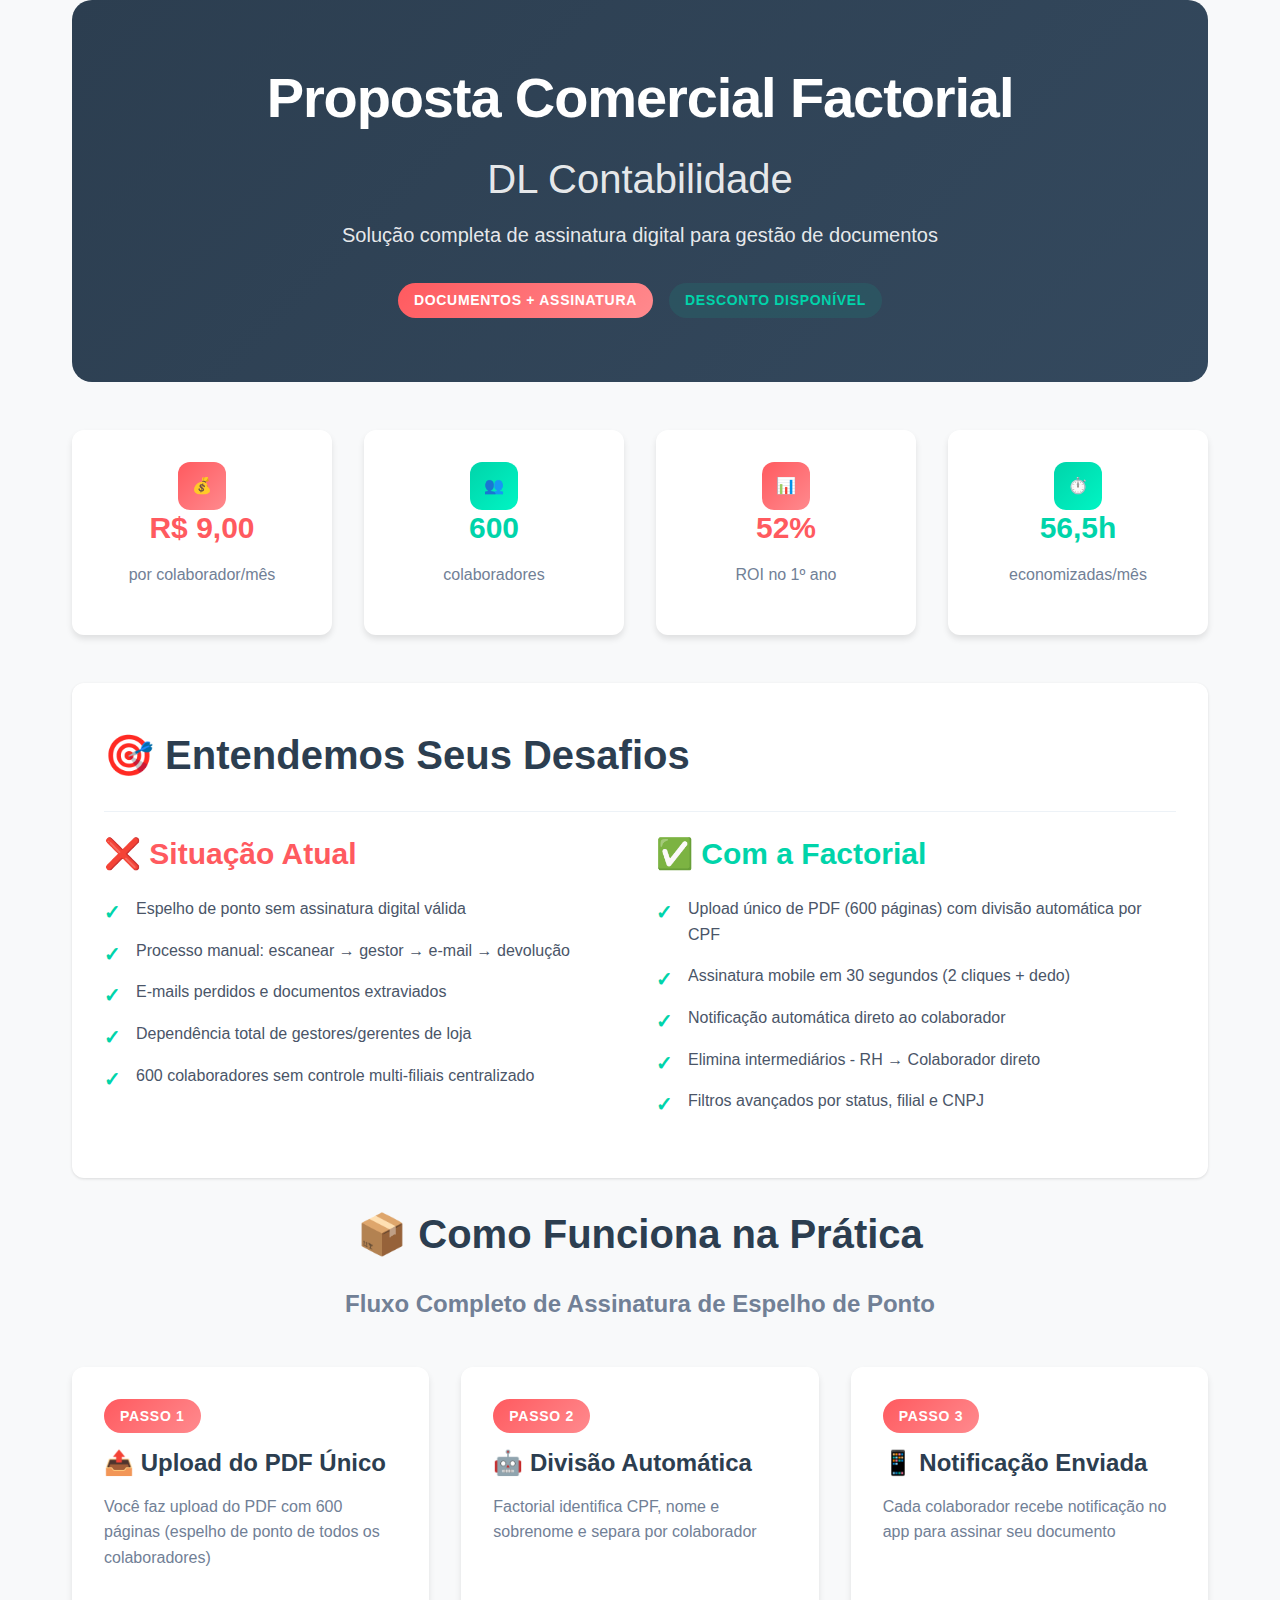
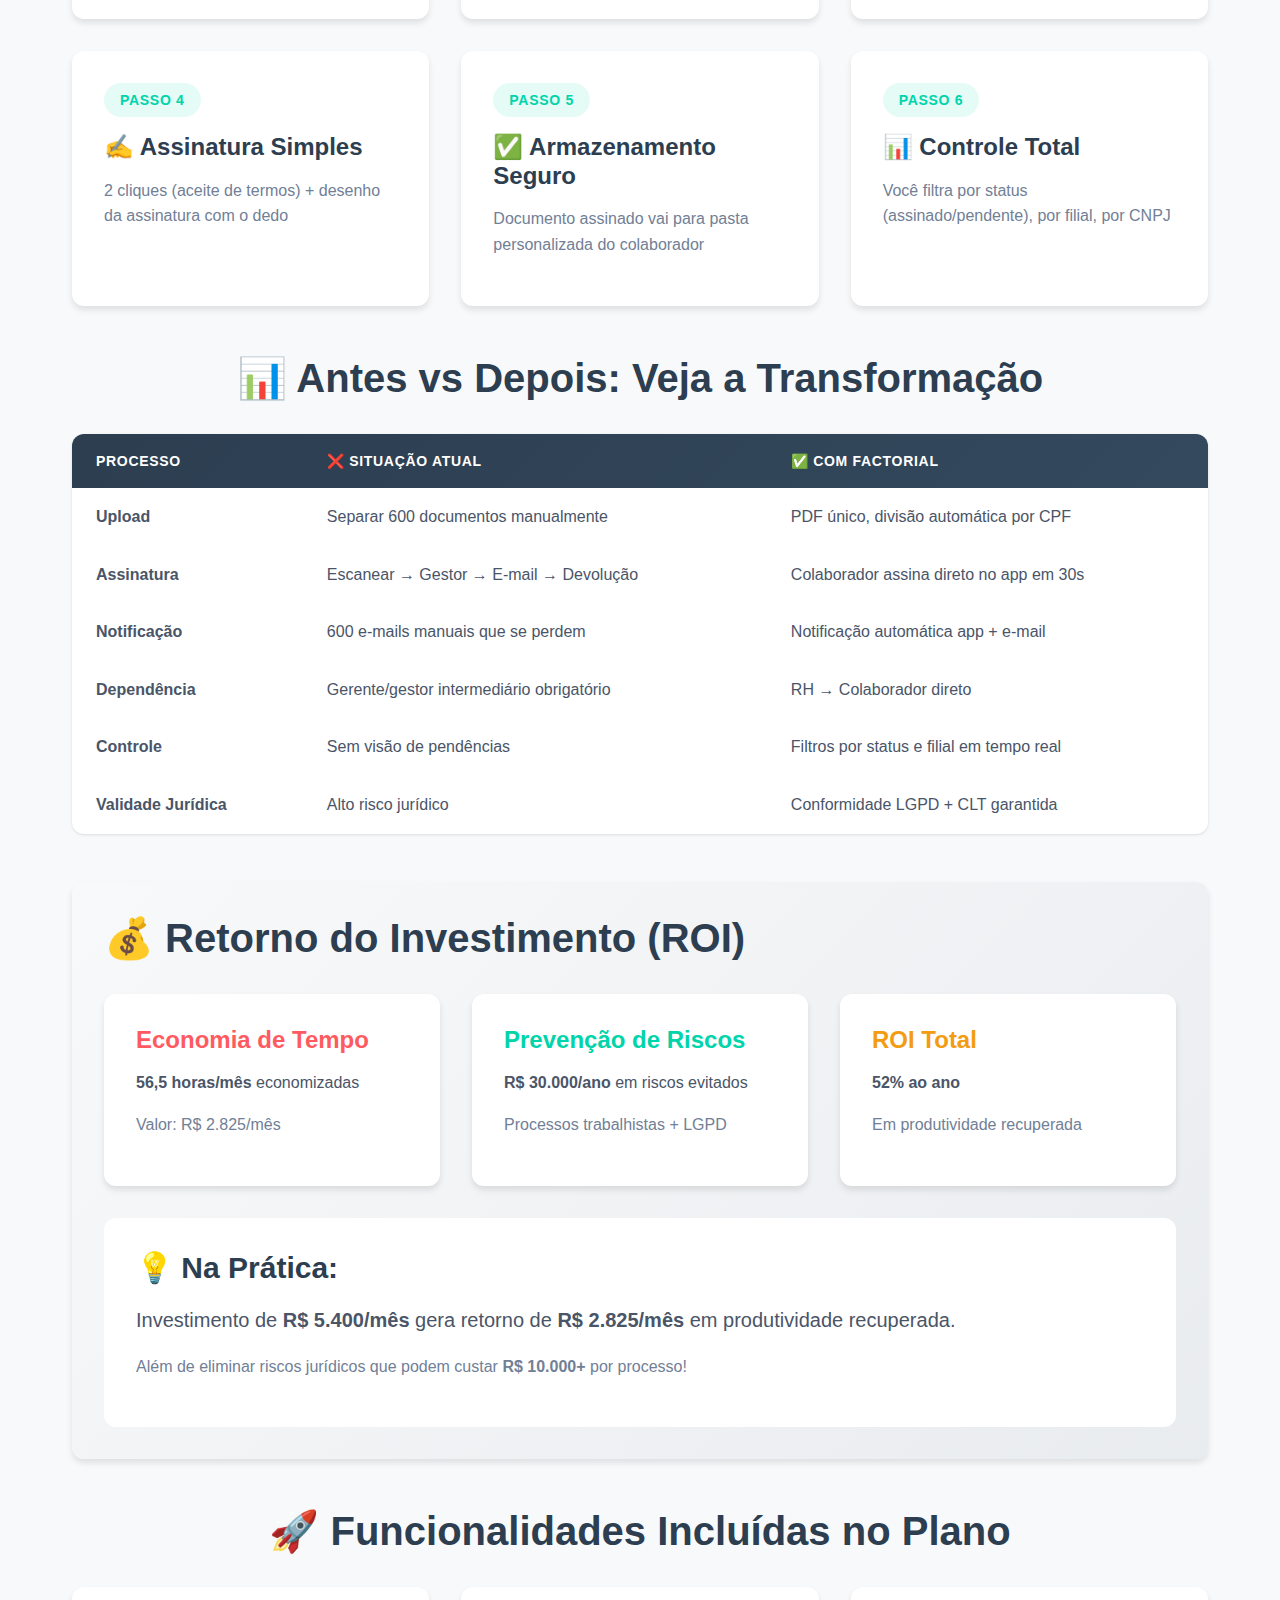
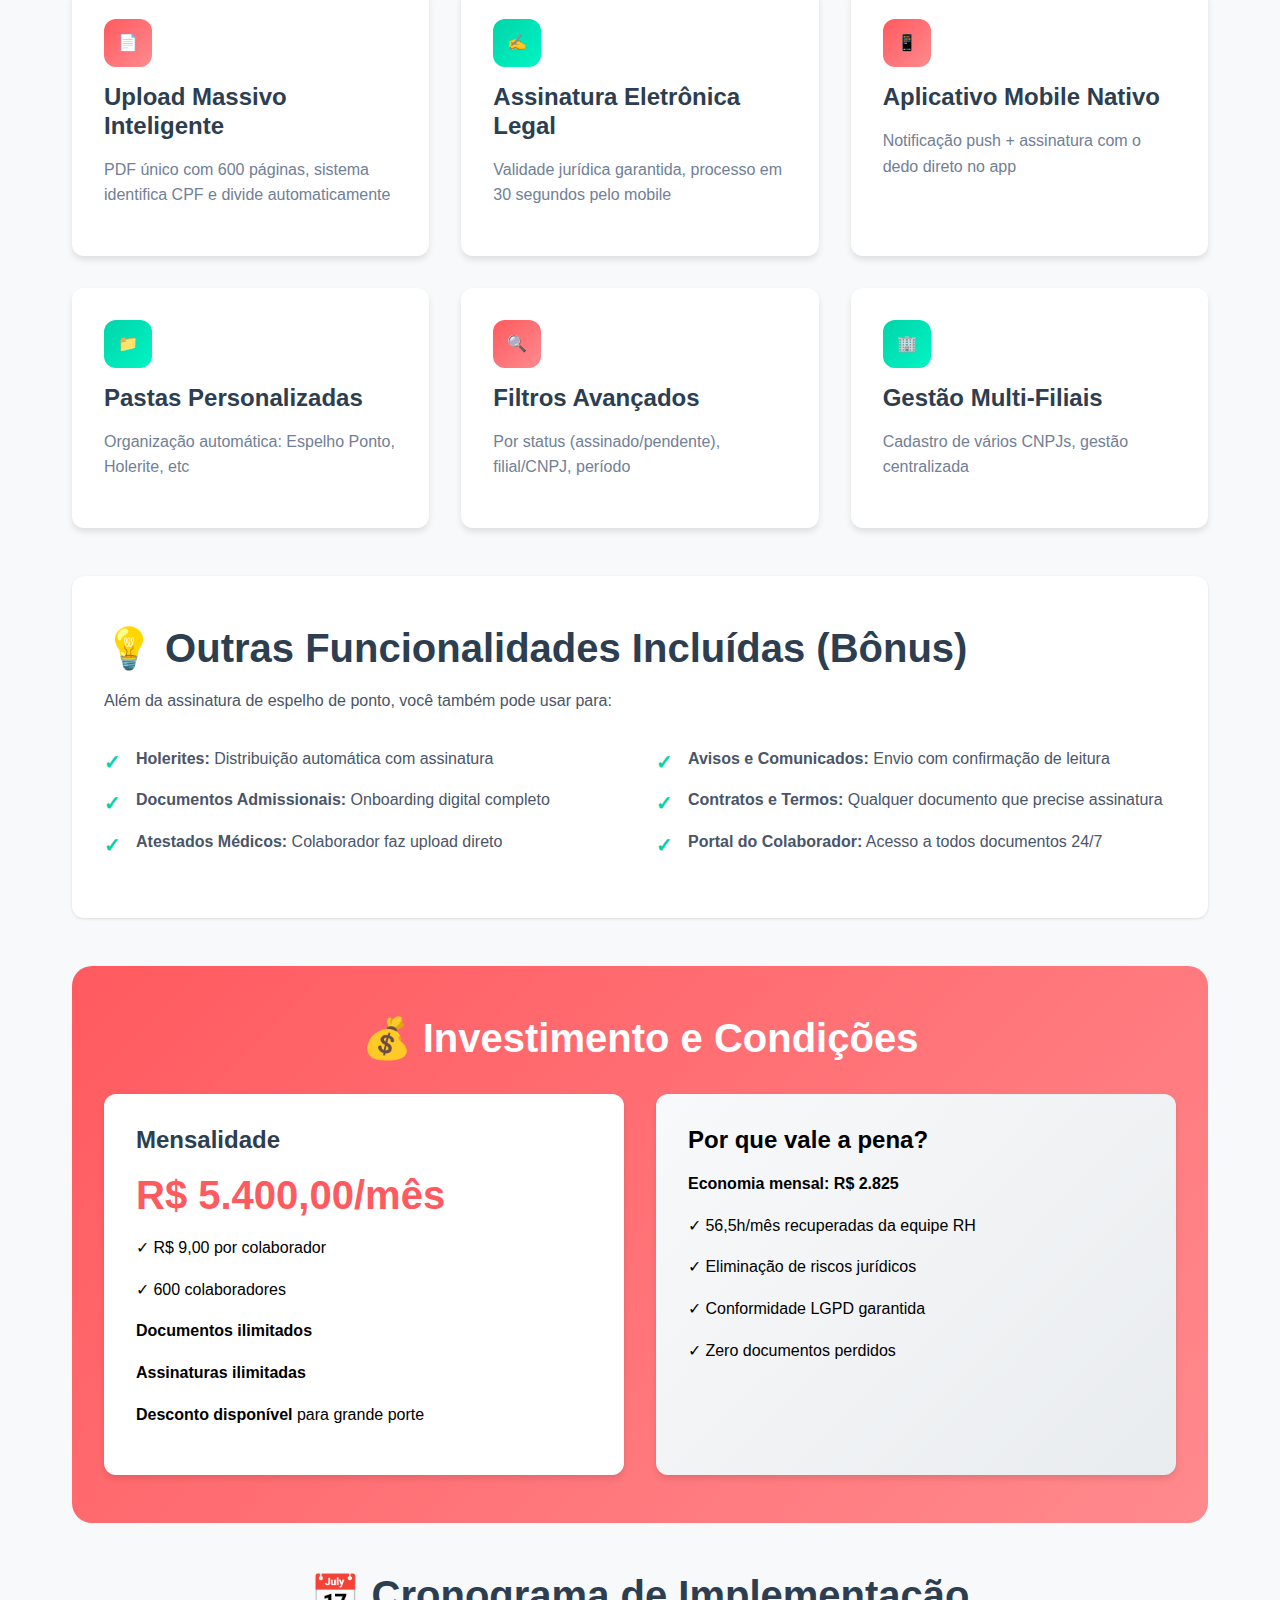
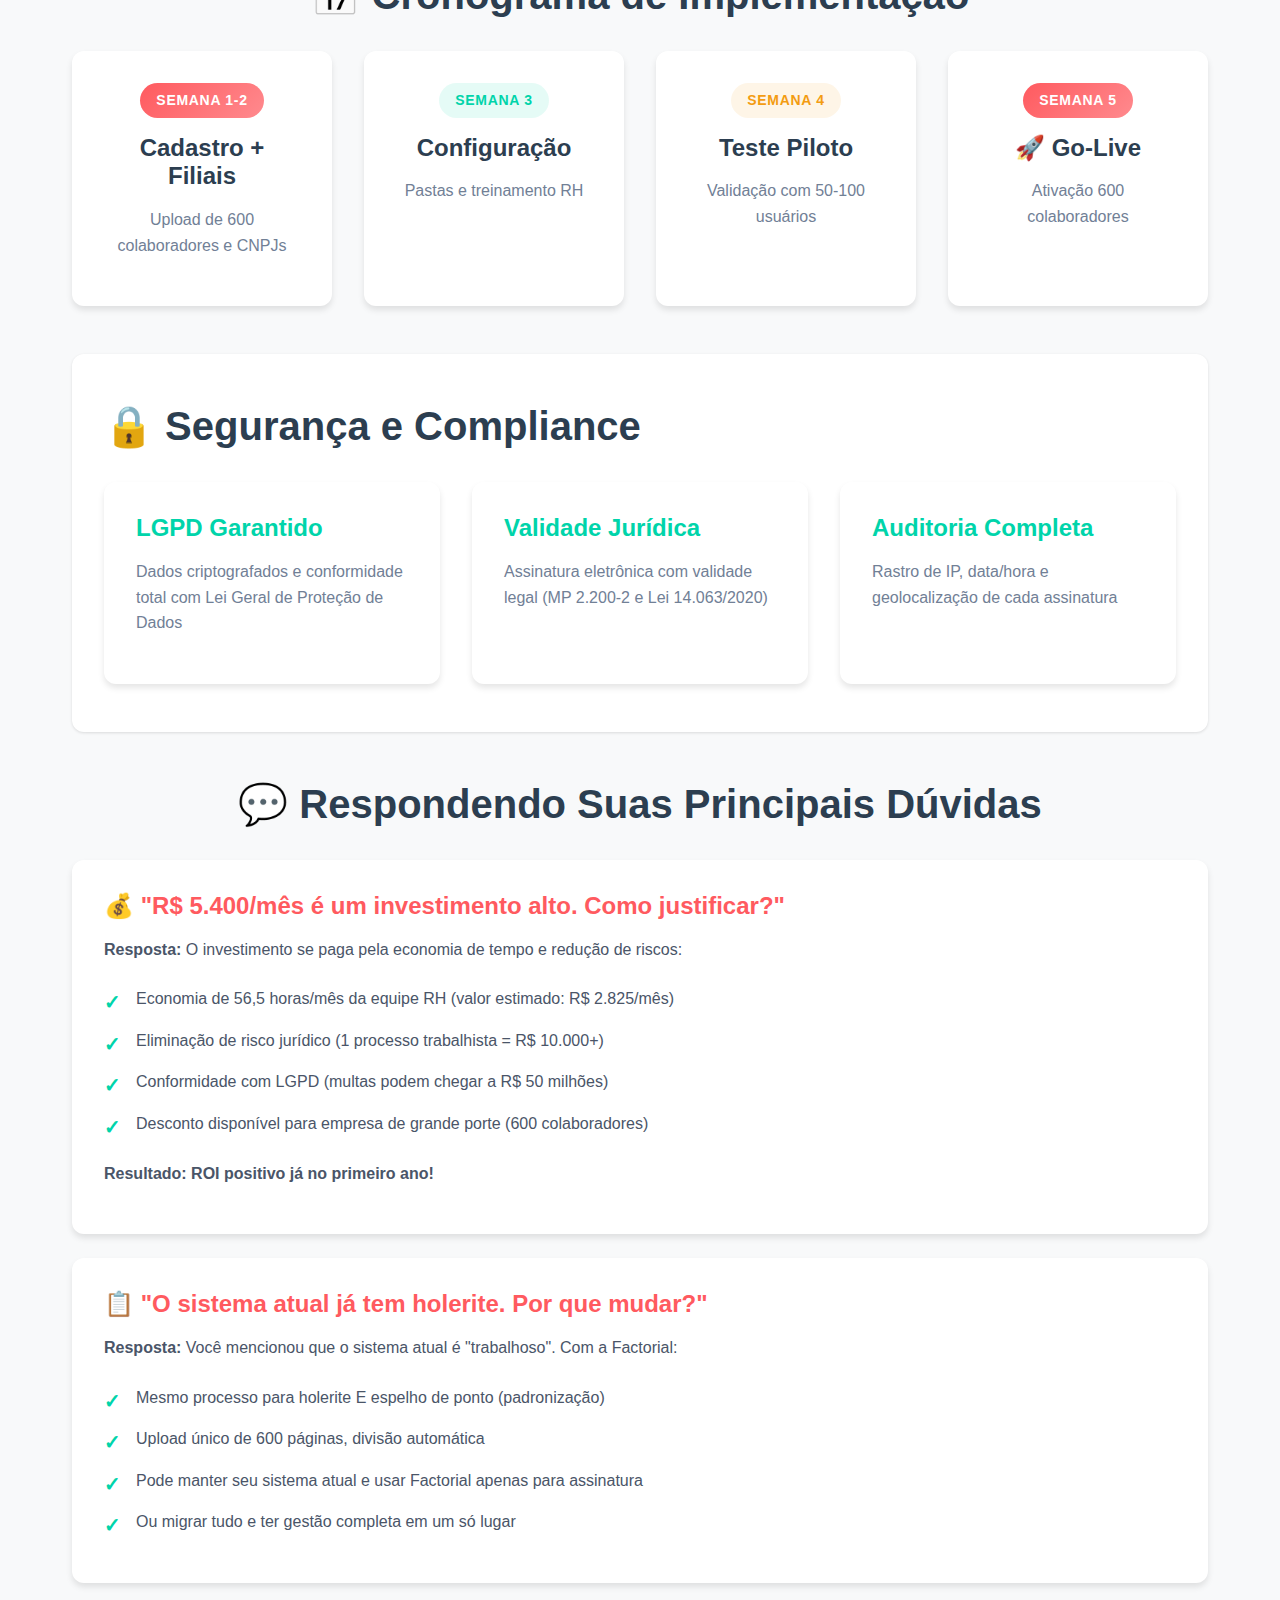
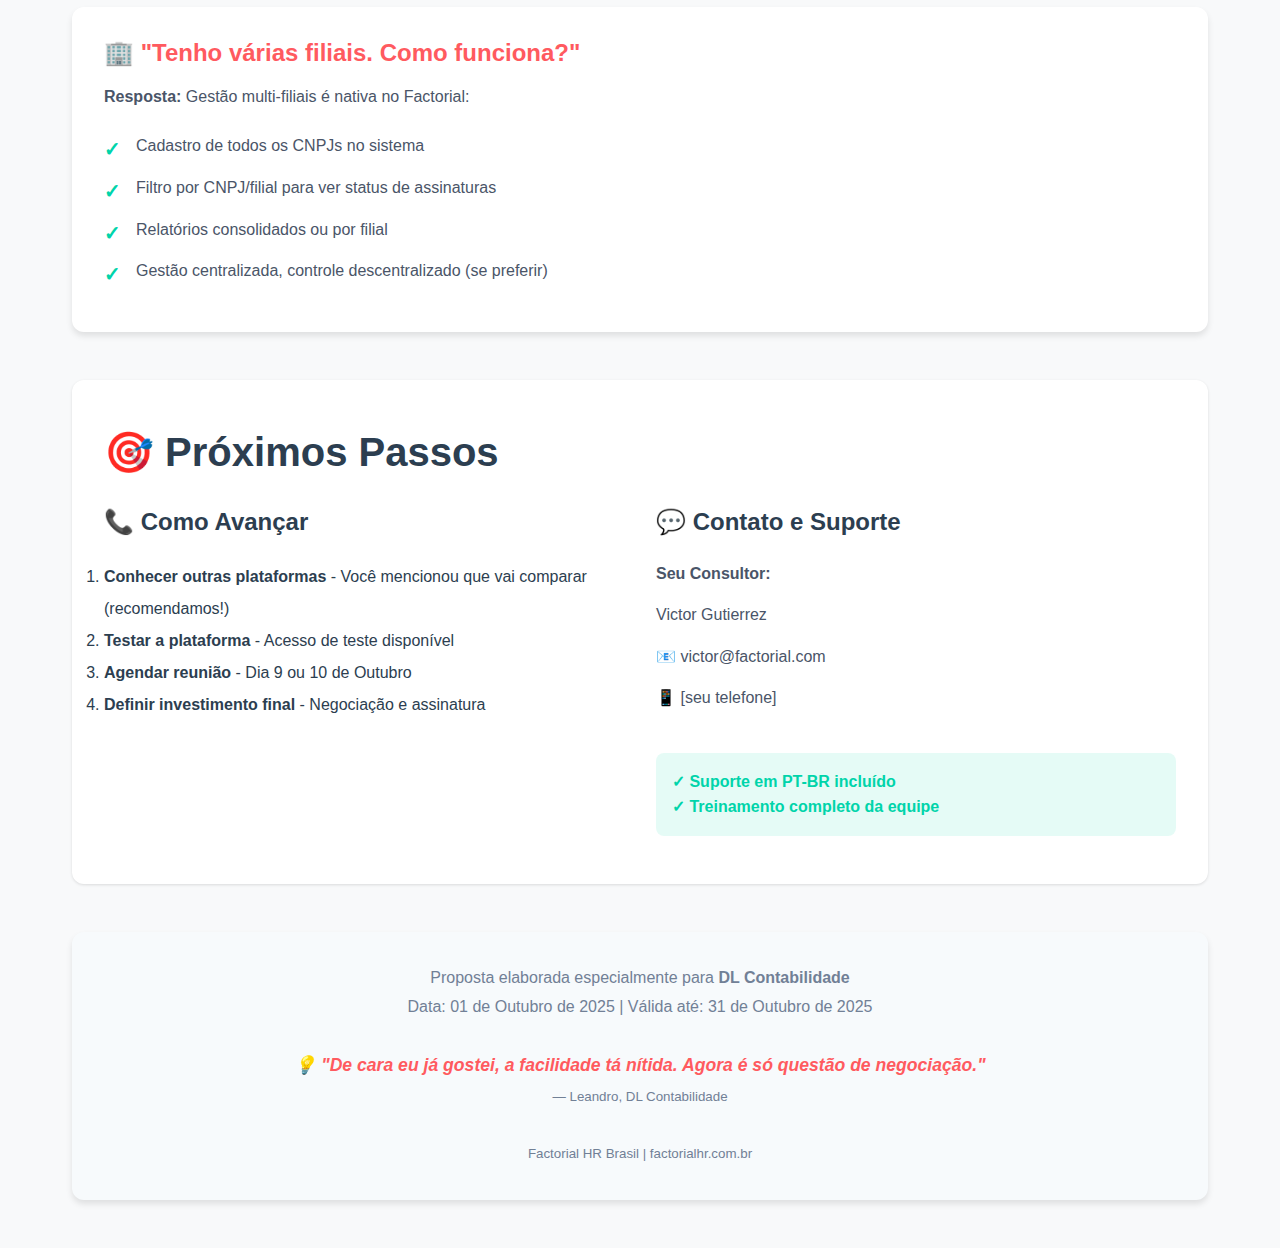
<file: index.html>
<!DOCTYPE html>
<html lang="pt-BR">
<head>
    <meta charset="UTF-8">
    <meta name="viewport" content="width=device-width, initial-scale=1.0">
    <title>Proposta Comercial - DL Contabilidade</title>
    <meta http-equiv="refresh" content="0; url=proposta_DL_contabilidade.html">
    <link rel="preconnect" href="https://fonts.googleapis.com">
    <link rel="preconnect" href="https://fonts.gstatic.com" crossorigin>
    <link href="https://fonts.googleapis.com/css2?family=Fira+Sans:wght@300;400;500;600;700&display=swap" rel="stylesheet">
    <style>
        body {
            font-family: 'Fira Sans', sans-serif;
            display: flex;
            justify-content: center;
            align-items: center;
            height: 100vh;
            margin: 0;
            background: linear-gradient(135deg, #07A2AD, #25253D);
            color: white;
        }
        .container {
            text-align: center;
        }
        h1 {
            font-size: 2.5em;
            margin-bottom: 20px;
        }
        p {
            font-size: 1.2em;
            opacity: 0.9;
        }
    </style>
</head>
<body>
    <div class="container">
        <h1>📊 Proposta Comercial Factorial</h1>
        <p>DL Contabilidade</p>
        <p style="font-size: 0.9em; margin-top: 30px;">Redirecionando...</p>
    </div>
</body>
</html>
</file>
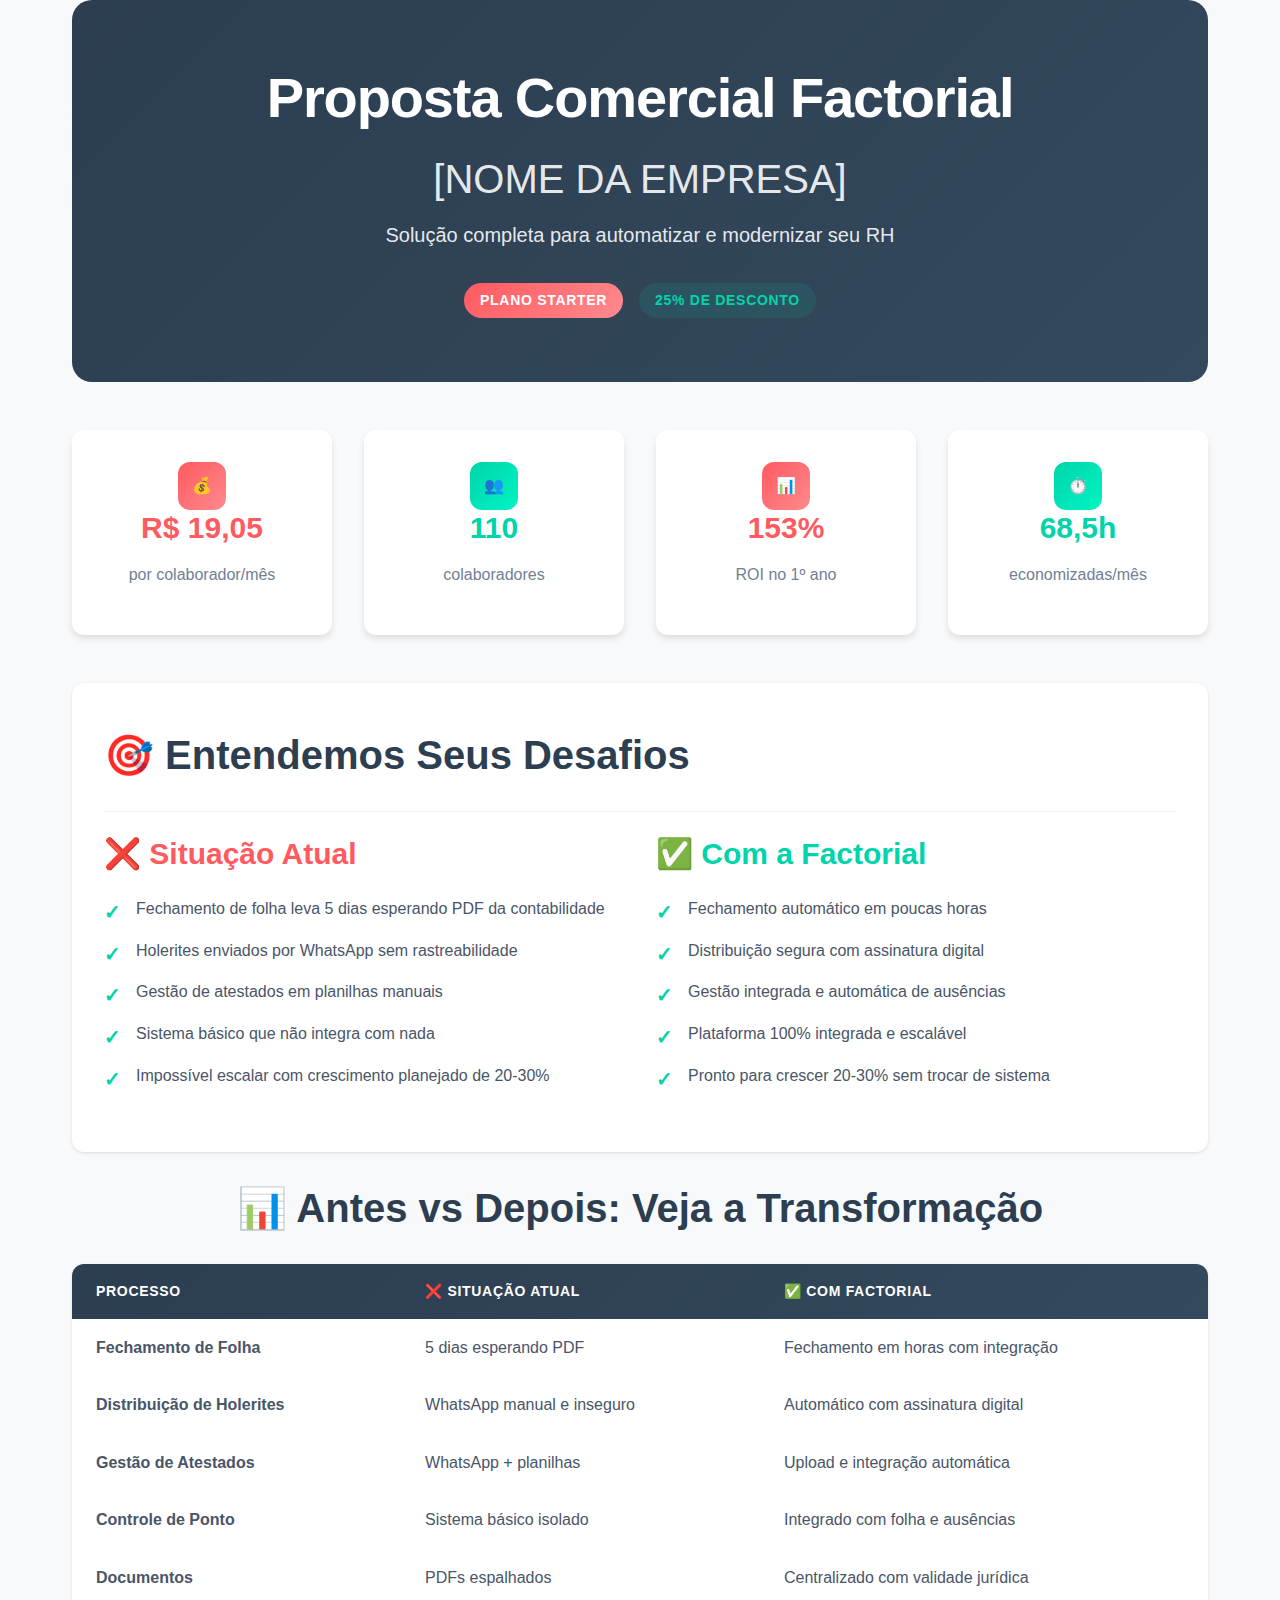
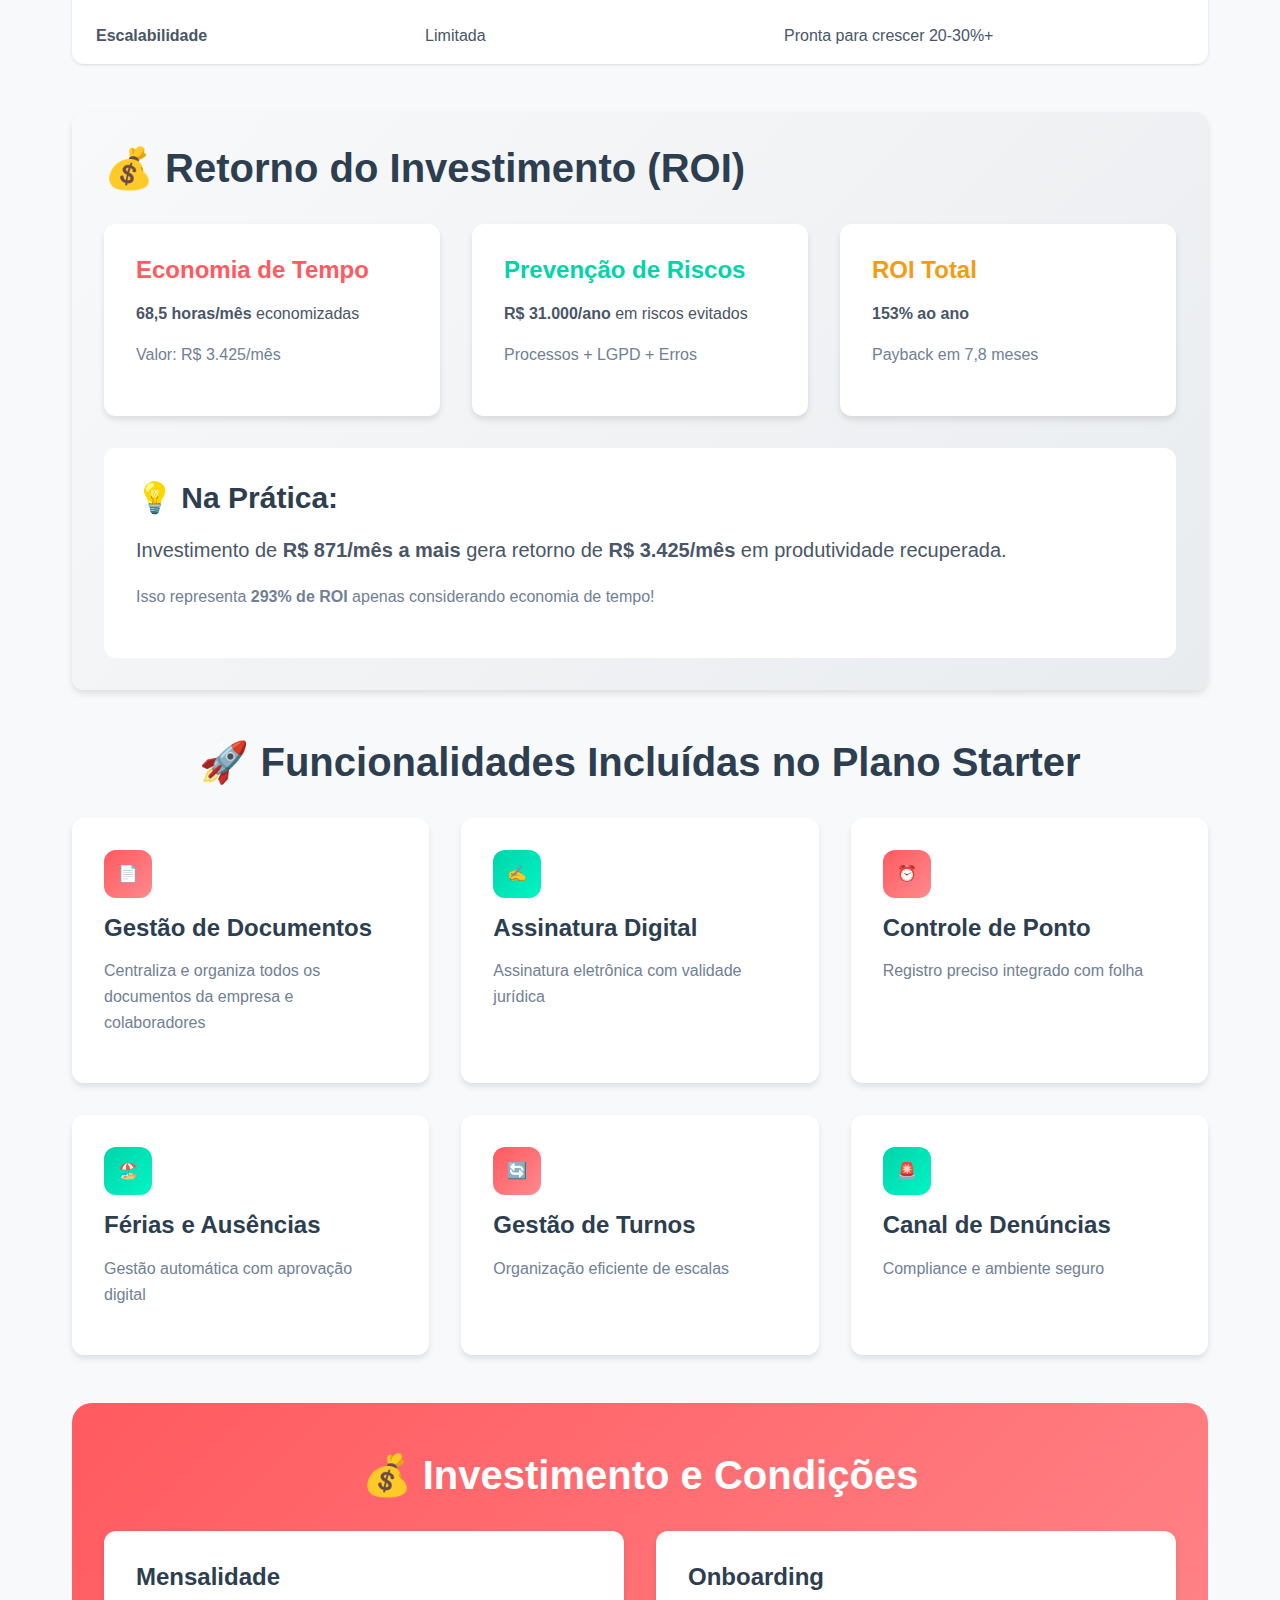
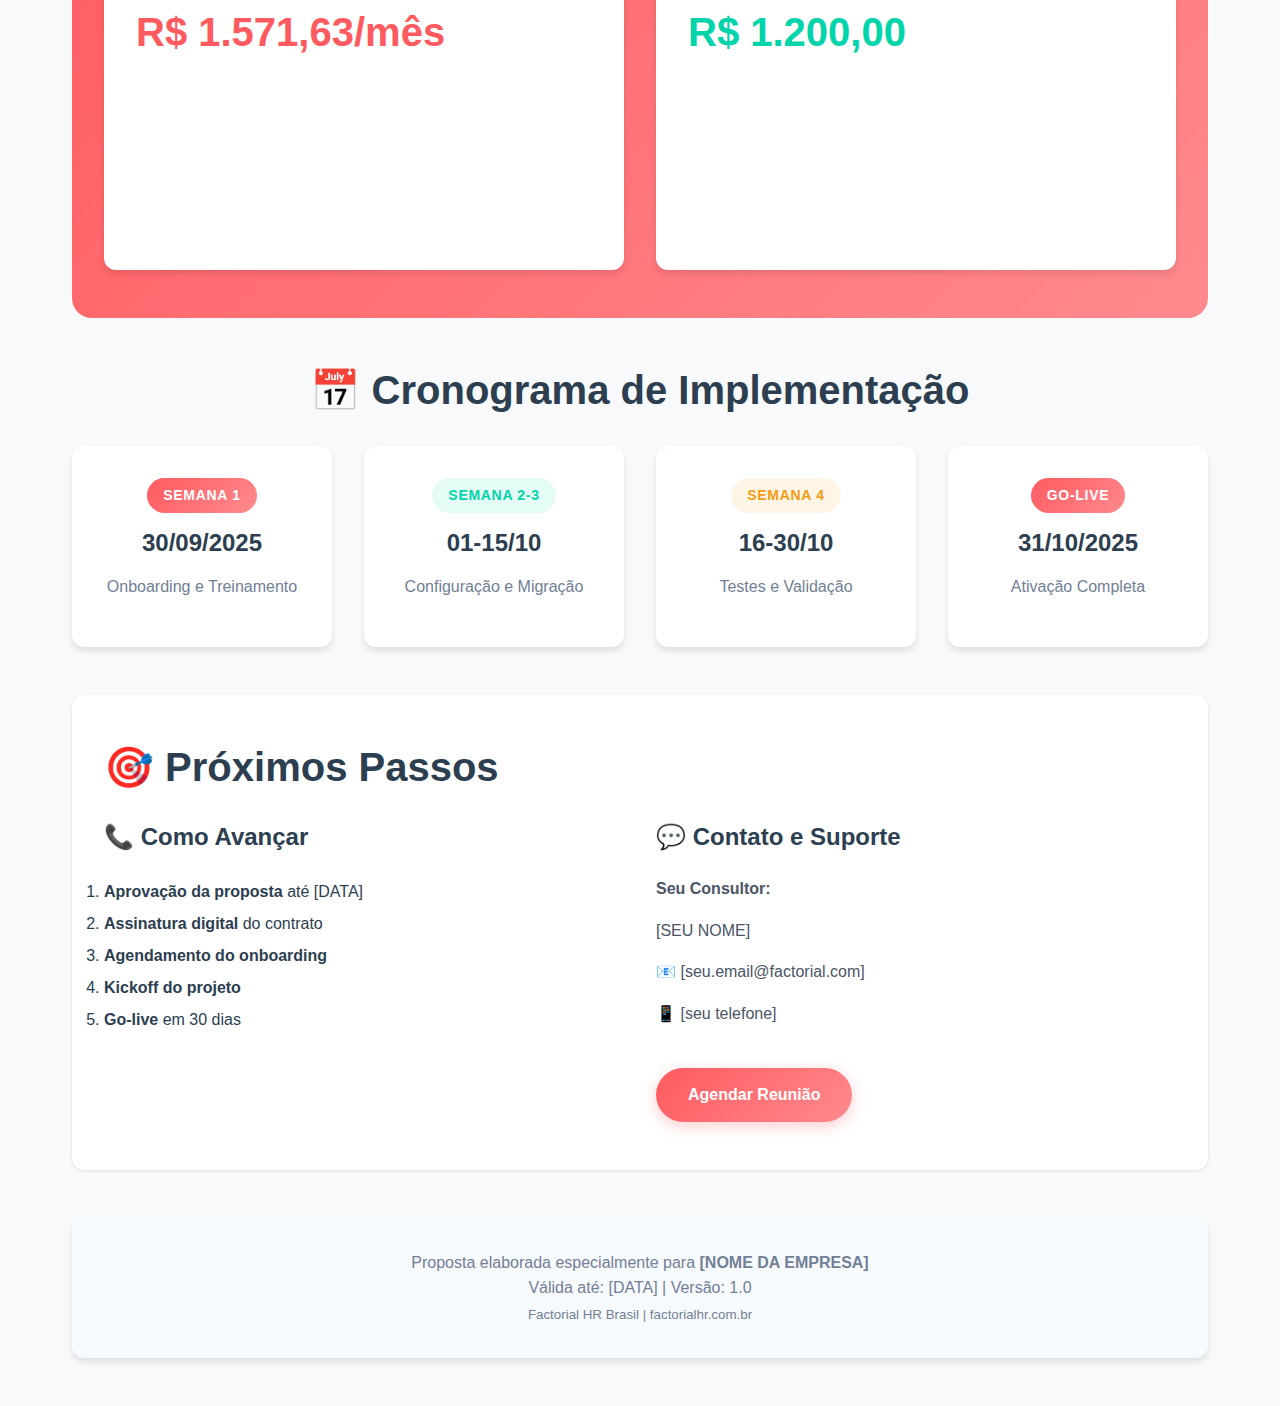
<file: 07_TEMPLATE_FACTORIAL_BRANDED.html>
<!DOCTYPE html>
<html lang="pt-BR">
<head>
    <meta charset="UTF-8">
    <meta name="viewport" content="width=device-width, initial-scale=1.0">
    <title>Proposta Comercial - [NOME DO CLIENTE]</title>
    
    <!-- Google Fonts -->
    <link rel="preconnect" href="https://fonts.googleapis.com">
    <link rel="preconnect" href="https://fonts.gstatic.com" crossorigin>
    <link href="https://fonts.googleapis.com/css2?family=Inter:wght@300;400;500;600;700;800&display=swap" rel="stylesheet">
    
    <link rel="stylesheet" href="factorial_style.css">
</head>
<body>
    
    <!-- HERO SECTION -->
    <div class="container">
        <div class="section-hero">
            <h1>Proposta Comercial Factorial</h1>
            <h2 style="color: rgba(255,255,255,0.9); font-weight: 400; margin-top: 0.5rem;">
                [NOME DA EMPRESA]
            </h2>
            <p>Solução completa para automatizar e modernizar seu RH</p>
            <div style="display: flex; gap: 1rem; justify-content: center; margin-top: 2rem;">
                <span class="badge badge-primary">Plano Starter</span>
                <span class="badge badge-success">25% de Desconto</span>
            </div>
        </div>
    </div>

    <!-- VALORES EM DESTAQUE -->
    <div class="container">
        <div class="grid-4" style="margin-bottom: 3rem;">
            <div class="card text-center">
                <div class="icon icon-primary" style="margin: 0 auto;">💰</div>
                <h3 style="color: var(--factorial-coral);">R$ 19,05</h3>
                <p class="text-muted">por colaborador/mês</p>
            </div>
            <div class="card text-center">
                <div class="icon icon-success" style="margin: 0 auto;">👥</div>
                <h3 style="color: var(--factorial-teal);">110</h3>
                <p class="text-muted">colaboradores</p>
            </div>
            <div class="card text-center">
                <div class="icon icon-primary" style="margin: 0 auto;">📊</div>
                <h3 style="color: var(--factorial-coral);">153%</h3>
                <p class="text-muted">ROI no 1º ano</p>
            </div>
            <div class="card text-center">
                <div class="icon icon-success" style="margin: 0 auto;">⏱️</div>
                <h3 style="color: var(--factorial-teal);">68,5h</h3>
                <p class="text-muted">economizadas/mês</p>
            </div>
        </div>
    </div>

    <!-- ENTENDIMENTO DAS DORES -->
    <div class="container">
        <div class="section-feature">
            <div class="card-header">
                <h2>🎯 Entendemos Seus Desafios</h2>
            </div>
            
            <div class="grid-2">
                <div>
                    <h3 style="color: var(--factorial-coral); margin-bottom: 1.5rem;">❌ Situação Atual</h3>
                    <ul class="list-factorial">
                        <li>Fechamento de folha leva 5 dias esperando PDF da contabilidade</li>
                        <li>Holerites enviados por WhatsApp sem rastreabilidade</li>
                        <li>Gestão de atestados em planilhas manuais</li>
                        <li>Sistema básico que não integra com nada</li>
                        <li>Impossível escalar com crescimento planejado de 20-30%</li>
                    </ul>
                </div>
                
                <div>
                    <h3 style="color: var(--factorial-teal); margin-bottom: 1.5rem;">✅ Com a Factorial</h3>
                    <ul class="list-factorial">
                        <li>Fechamento automático em poucas horas</li>
                        <li>Distribuição segura com assinatura digital</li>
                        <li>Gestão integrada e automática de ausências</li>
                        <li>Plataforma 100% integrada e escalável</li>
                        <li>Pronto para crescer 20-30% sem trocar de sistema</li>
                    </ul>
                </div>
            </div>
        </div>
    </div>

    <!-- COMPARAÇÃO ANTES X DEPOIS -->
    <div class="container">
        <h2 class="text-center mb-4">📊 Antes vs Depois: Veja a Transformação</h2>
        
        <table>
            <thead>
                <tr>
                    <th>Processo</th>
                    <th>❌ Situação Atual</th>
                    <th>✅ Com Factorial</th>
                </tr>
            </thead>
            <tbody>
                <tr>
                    <td><strong>Fechamento de Folha</strong></td>
                    <td>5 dias esperando PDF</td>
                    <td>Fechamento em horas com integração</td>
                </tr>
                <tr>
                    <td><strong>Distribuição de Holerites</strong></td>
                    <td>WhatsApp manual e inseguro</td>
                    <td>Automático com assinatura digital</td>
                </tr>
                <tr>
                    <td><strong>Gestão de Atestados</strong></td>
                    <td>WhatsApp + planilhas</td>
                    <td>Upload e integração automática</td>
                </tr>
                <tr>
                    <td><strong>Controle de Ponto</strong></td>
                    <td>Sistema básico isolado</td>
                    <td>Integrado com folha e ausências</td>
                </tr>
                <tr>
                    <td><strong>Documentos</strong></td>
                    <td>PDFs espalhados</td>
                    <td>Centralizado com validade jurídica</td>
                </tr>
                <tr>
                    <td><strong>Escalabilidade</strong></td>
                    <td>Limitada</td>
                    <td>Pronta para crescer 20-30%+</td>
                </tr>
            </tbody>
        </table>
    </div>

    <!-- ROI DEMONSTRADO -->
    <div class="container mt-5">
        <div class="card" style="background: linear-gradient(135deg, #f8f9fa 0%, #e9ecef 100%);">
            <h2 style="color: var(--factorial-navy);">💰 Retorno do Investimento (ROI)</h2>
            
            <div class="grid-3 mt-4">
                <div class="card">
                    <h4 style="color: var(--factorial-coral);">Economia de Tempo</h4>
                    <p><strong>68,5 horas/mês</strong> economizadas</p>
                    <p class="text-muted">Valor: R$ 3.425/mês</p>
                </div>
                <div class="card">
                    <h4 style="color: var(--factorial-teal);">Prevenção de Riscos</h4>
                    <p><strong>R$ 31.000/ano</strong> em riscos evitados</p>
                    <p class="text-muted">Processos + LGPD + Erros</p>
                </div>
                <div class="card">
                    <h4 style="color: var(--factorial-orange);">ROI Total</h4>
                    <p><strong>153% ao ano</strong></p>
                    <p class="text-muted">Payback em 7,8 meses</p>
                </div>
            </div>
            
            <div class="mt-4 p-4 rounded-lg" style="background: white;">
                <h3>💡 Na Prática:</h3>
                <p class="text-large">
                    Investimento de <strong>R$ 871/mês a mais</strong> gera retorno de 
                    <strong>R$ 3.425/mês</strong> em produtividade recuperada.
                </p>
                <p class="text-muted">
                    Isso representa <strong>293% de ROI</strong> apenas considerando economia de tempo!
                </p>
            </div>
        </div>
    </div>

    <!-- FUNCIONALIDADES INCLUÍDAS -->
    <div class="container mt-5">
        <h2 class="text-center mb-4">🚀 Funcionalidades Incluídas no Plano Starter</h2>
        
        <div class="grid-3">
            <div class="card">
                <div class="icon icon-primary">📄</div>
                <h4>Gestão de Documentos</h4>
                <p class="text-muted">Centraliza e organiza todos os documentos da empresa e colaboradores</p>
            </div>
            
            <div class="card">
                <div class="icon icon-success">✍️</div>
                <h4>Assinatura Digital</h4>
                <p class="text-muted">Assinatura eletrônica com validade jurídica</p>
            </div>
            
            <div class="card">
                <div class="icon icon-primary">⏰</div>
                <h4>Controle de Ponto</h4>
                <p class="text-muted">Registro preciso integrado com folha</p>
            </div>
            
            <div class="card">
                <div class="icon icon-success">🏖️</div>
                <h4>Férias e Ausências</h4>
                <p class="text-muted">Gestão automática com aprovação digital</p>
            </div>
            
            <div class="card">
                <div class="icon icon-primary">🔄</div>
                <h4>Gestão de Turnos</h4>
                <p class="text-muted">Organização eficiente de escalas</p>
            </div>
            
            <div class="card">
                <div class="icon icon-success">🚨</div>
                <h4>Canal de Denúncias</h4>
                <p class="text-muted">Compliance e ambiente seguro</p>
            </div>
        </div>
    </div>

    <!-- INVESTIMENTO -->
    <div class="container mt-5">
        <div class="section-cta">
            <h2>💰 Investimento e Condições</h2>
            
            <div class="grid-2 mt-4" style="text-align: left;">
                <div class="card">
                    <h4>Mensalidade</h4>
                    <h2 style="color: var(--factorial-coral); margin: 1rem 0;">R$ 1.571,63/mês</h2>
                    <p>✓ R$ 19,05 por colaborador</p>
                    <p>✓ 110 colaboradores</p>
                    <p>✓ <strong>25% de desconto</strong> no primeiro ano</p>
                    <p>✓ Economia de R$ 5.238,75 no ano</p>
                </div>
                
                <div class="card">
                    <h4>Onboarding</h4>
                    <h2 style="color: var(--factorial-teal); margin: 1rem 0;">R$ 1.200,00</h2>
                    <p>✓ 8 horas de treinamento</p>
                    <p>✓ Configuração completa</p>
                    <p>✓ Migração de dados</p>
                    <p>✓ Suporte dedicado 30 dias</p>
                </div>
            </div>
        </div>
    </div>

    <!-- CRONOGRAMA -->
    <div class="container mt-5">
        <h2 class="text-center mb-4">📅 Cronograma de Implementação</h2>
        
        <div class="grid-4">
            <div class="card text-center">
                <div class="badge badge-primary" style="margin: 0 auto 1rem;">Semana 1</div>
                <h4>30/09/2025</h4>
                <p class="text-muted">Onboarding e Treinamento</p>
            </div>
            
            <div class="card text-center">
                <div class="badge badge-success" style="margin: 0 auto 1rem;">Semana 2-3</div>
                <h4>01-15/10</h4>
                <p class="text-muted">Configuração e Migração</p>
            </div>
            
            <div class="card text-center">
                <div class="badge badge-warning" style="margin: 0 auto 1rem;">Semana 4</div>
                <h4>16-30/10</h4>
                <p class="text-muted">Testes e Validação</p>
            </div>
            
            <div class="card text-center">
                <div class="badge badge-primary" style="margin: 0 auto 1rem;">Go-Live</div>
                <h4>31/10/2025</h4>
                <p class="text-muted">Ativação Completa</p>
            </div>
        </div>
    </div>

    <!-- PRÓXIMOS PASSOS -->
    <div class="container mt-5 mb-5">
        <div class="section-feature">
            <h2 style="color: var(--factorial-navy);">🎯 Próximos Passos</h2>
            
            <div class="grid-2 mt-4">
                <div>
                    <h4 class="mb-3">📞 Como Avançar</h4>
                    <ol style="line-height: 2;">
                        <li><strong>Aprovação da proposta</strong> até [DATA]</li>
                        <li><strong>Assinatura digital</strong> do contrato</li>
                        <li><strong>Agendamento do onboarding</strong></li>
                        <li><strong>Kickoff do projeto</strong></li>
                        <li><strong>Go-live</strong> em 30 dias</li>
                    </ol>
                </div>
                
                <div>
                    <h4 class="mb-3">💬 Contato e Suporte</h4>
                    <p><strong>Seu Consultor:</strong></p>
                    <p>[SEU NOME]</p>
                    <p>📧 [seu.email@factorial.com]</p>
                    <p>📱 [seu telefone]</p>
                    <br>
                    <a href="#" class="btn btn-primary">Agendar Reunião</a>
                </div>
            </div>
        </div>
    </div>

    <!-- FOOTER -->
    <div class="container mb-5">
        <div class="card text-center" style="background: var(--gray-100); border: none;">
            <p class="text-muted" style="margin: 0;">
                Proposta elaborada especialmente para <strong>[NOME DA EMPRESA]</strong><br>
                Válida até: [DATA] | Versão: 1.0<br>
                <small>Factorial HR Brasil | factorialhr.com.br</small>
            </p>
        </div>
    </div>

</body>
</html>
</file>
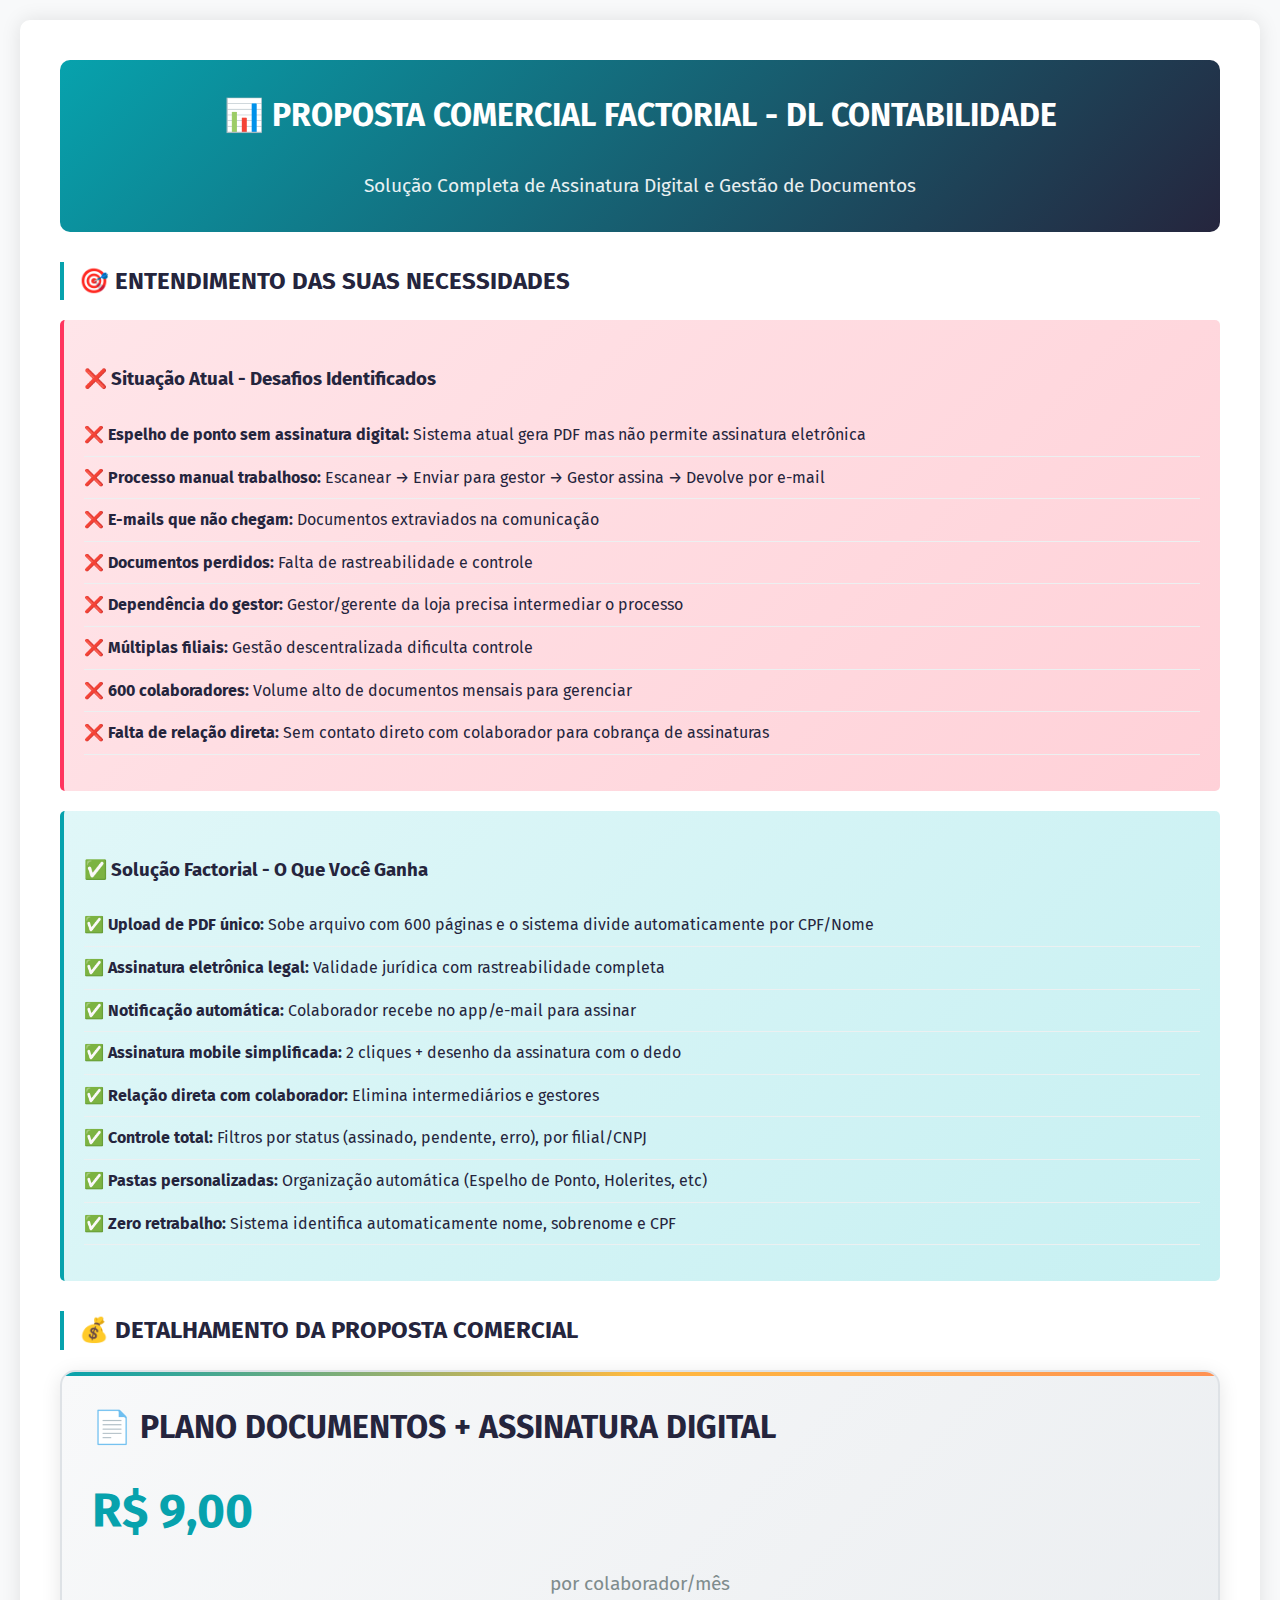
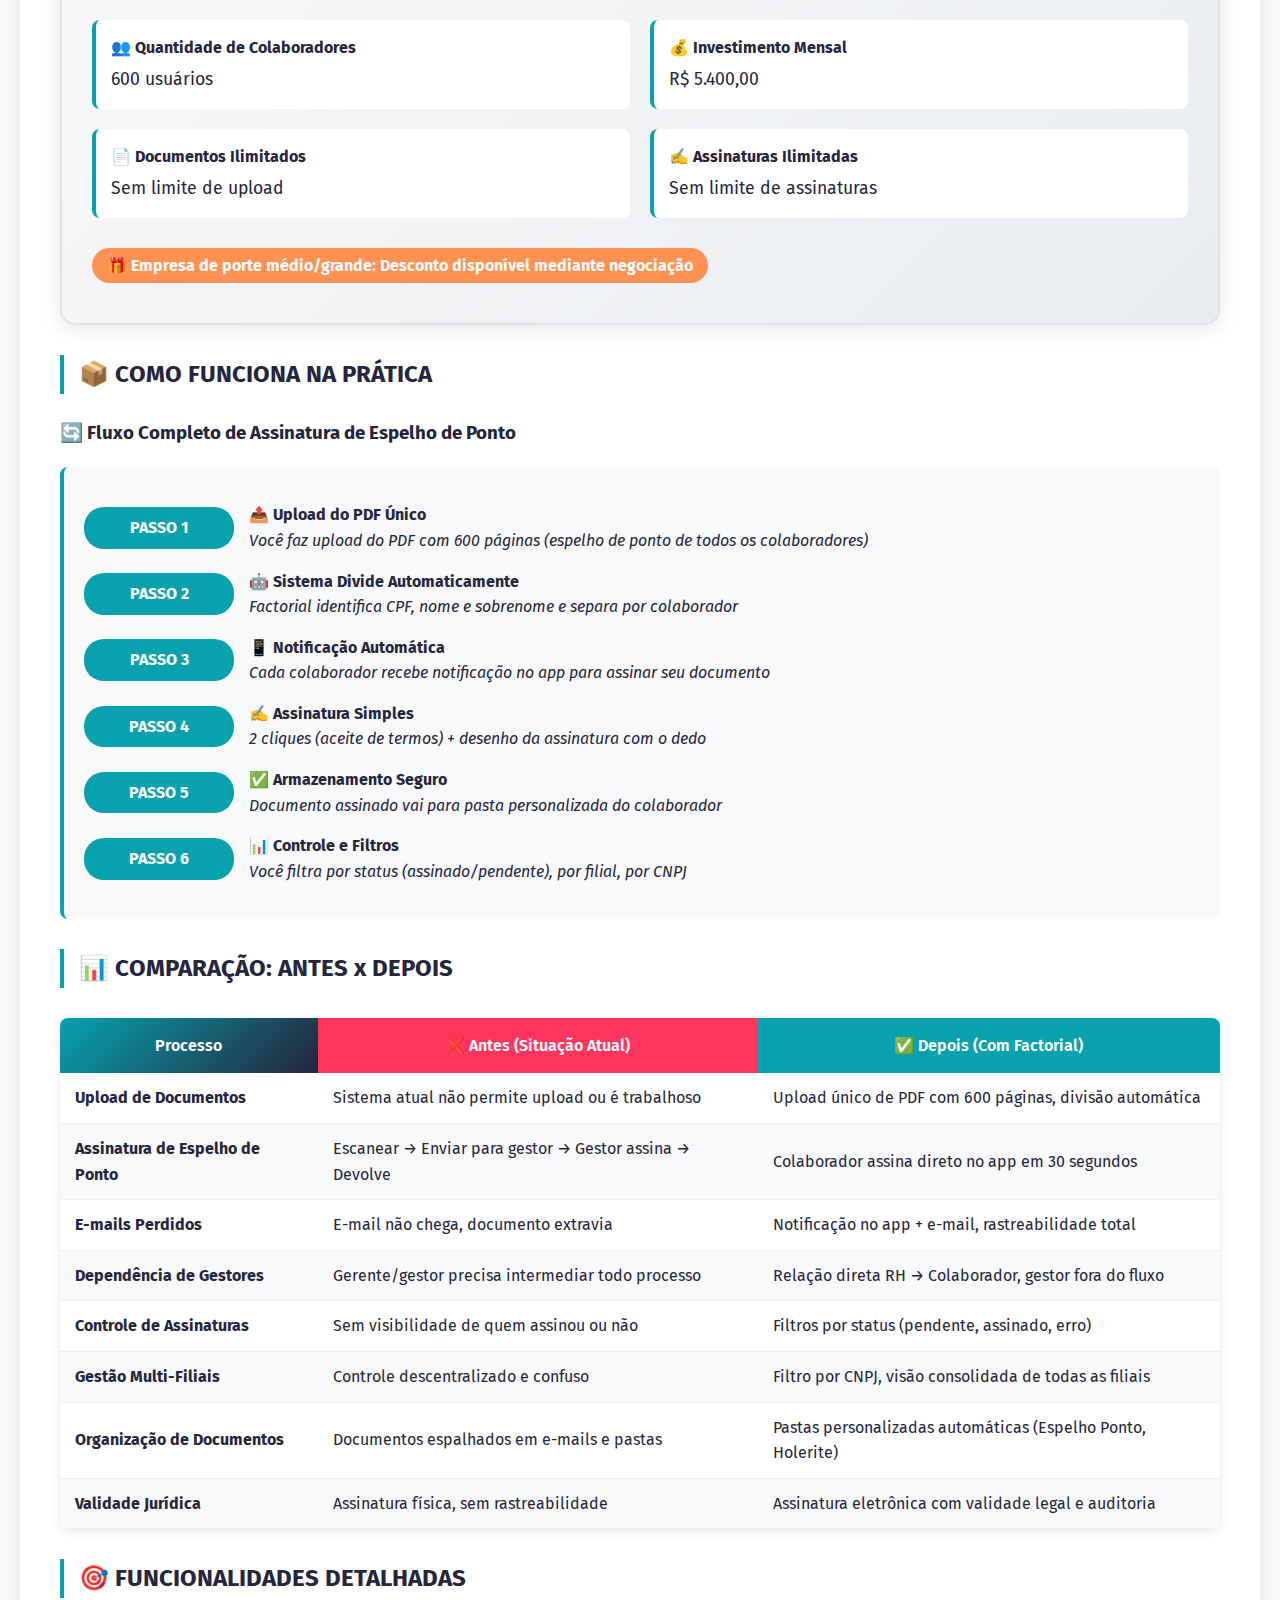
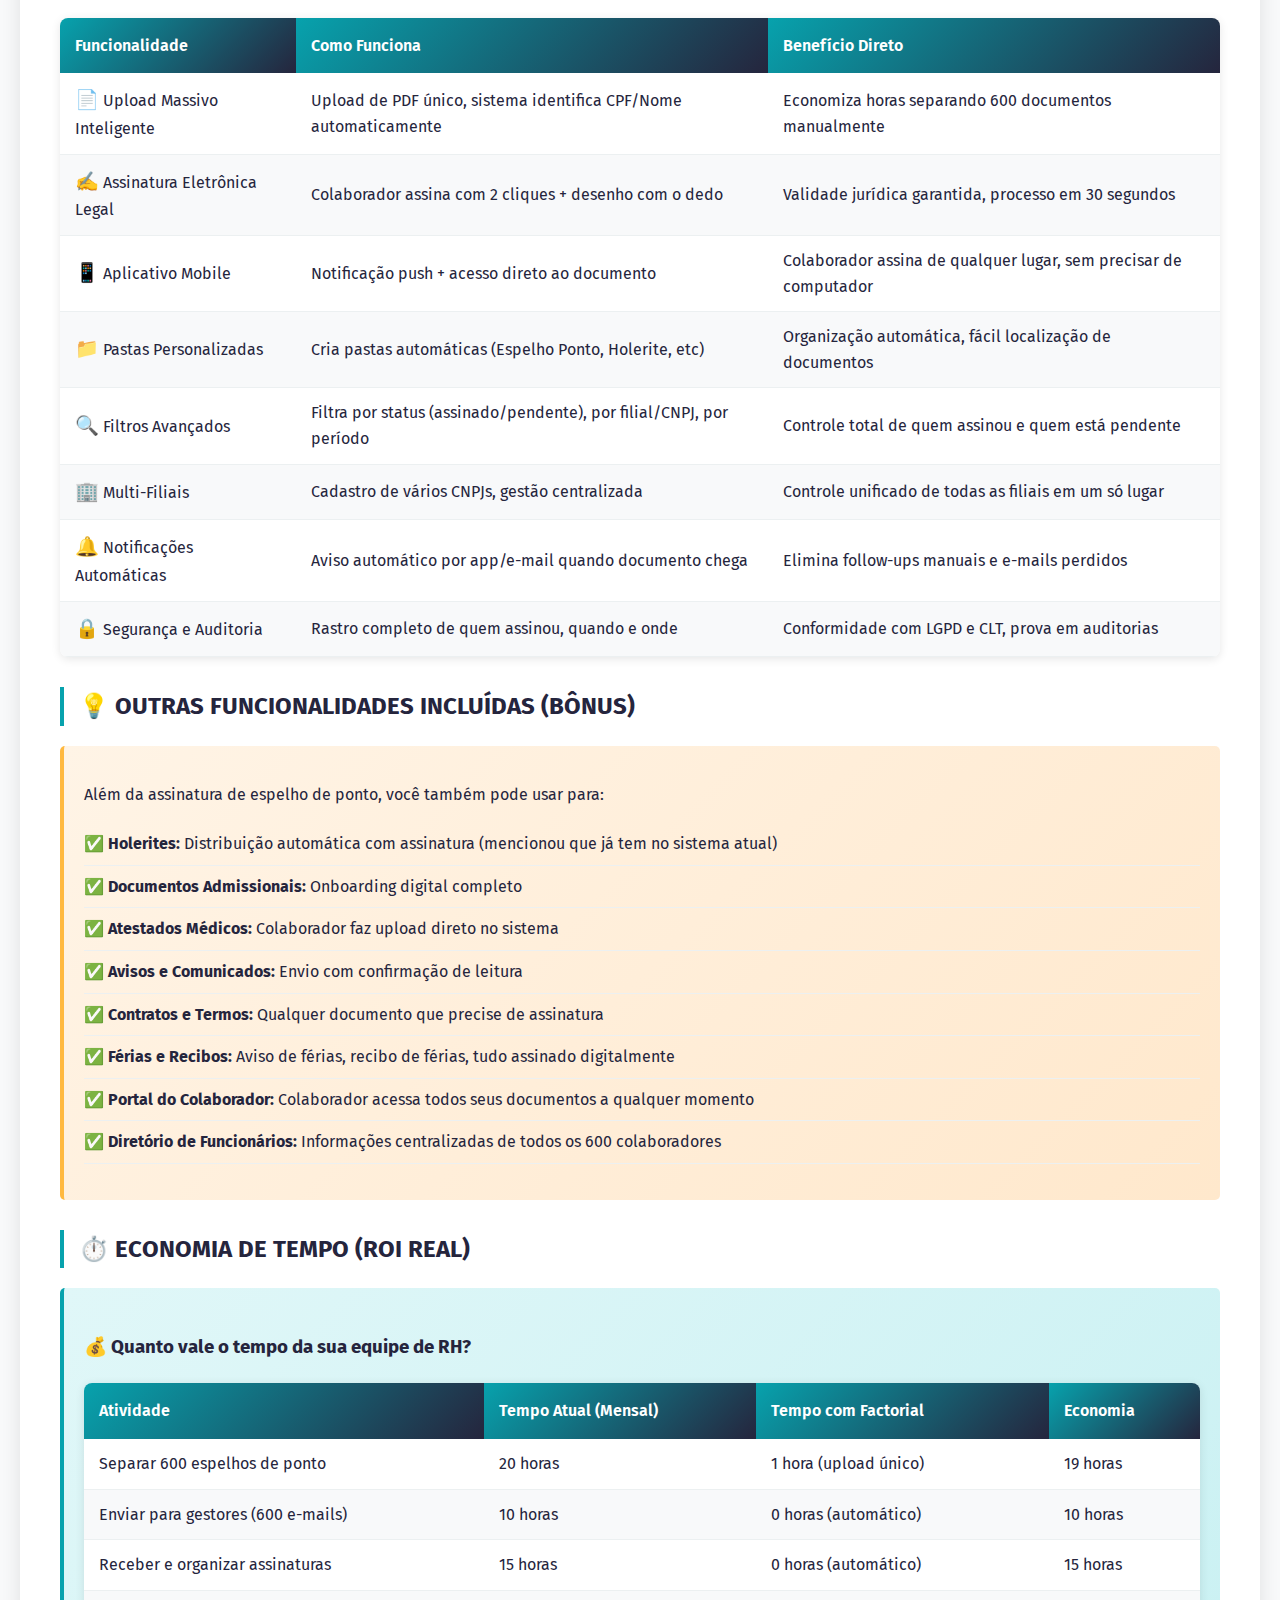
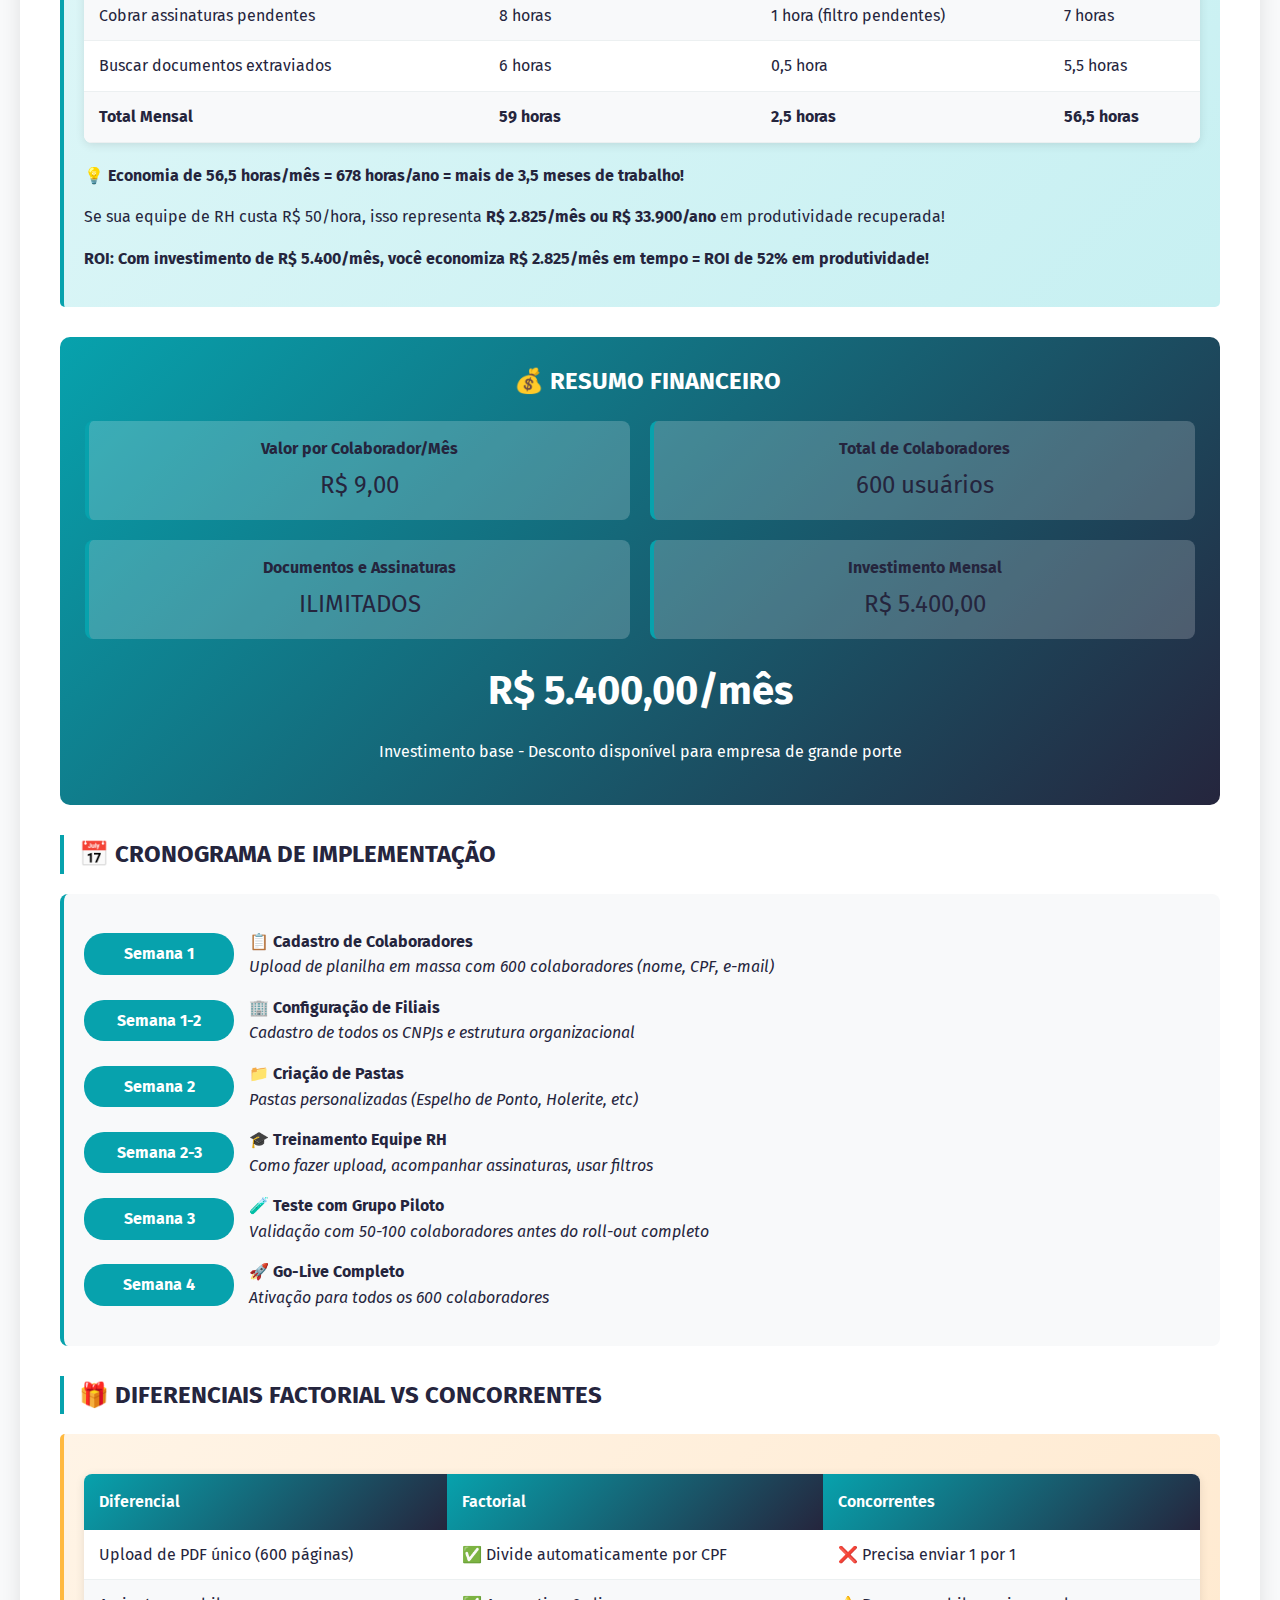
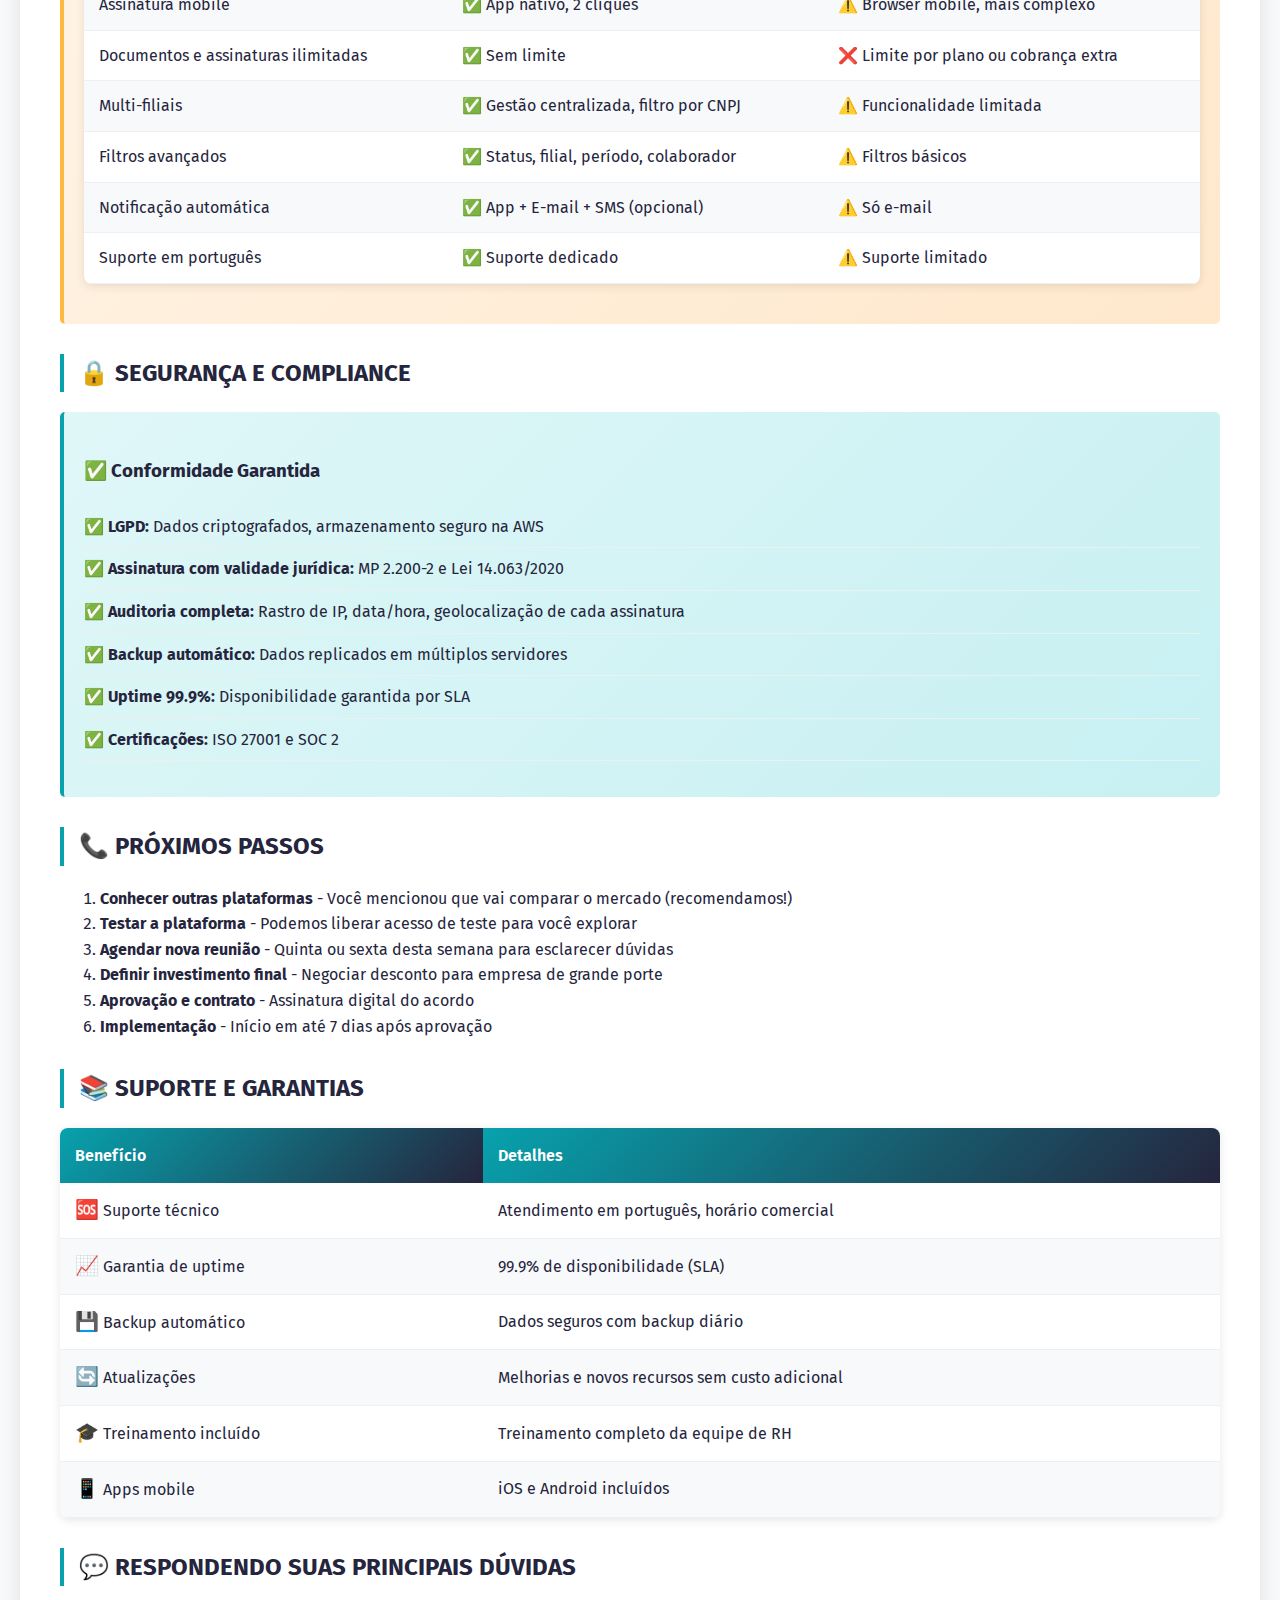
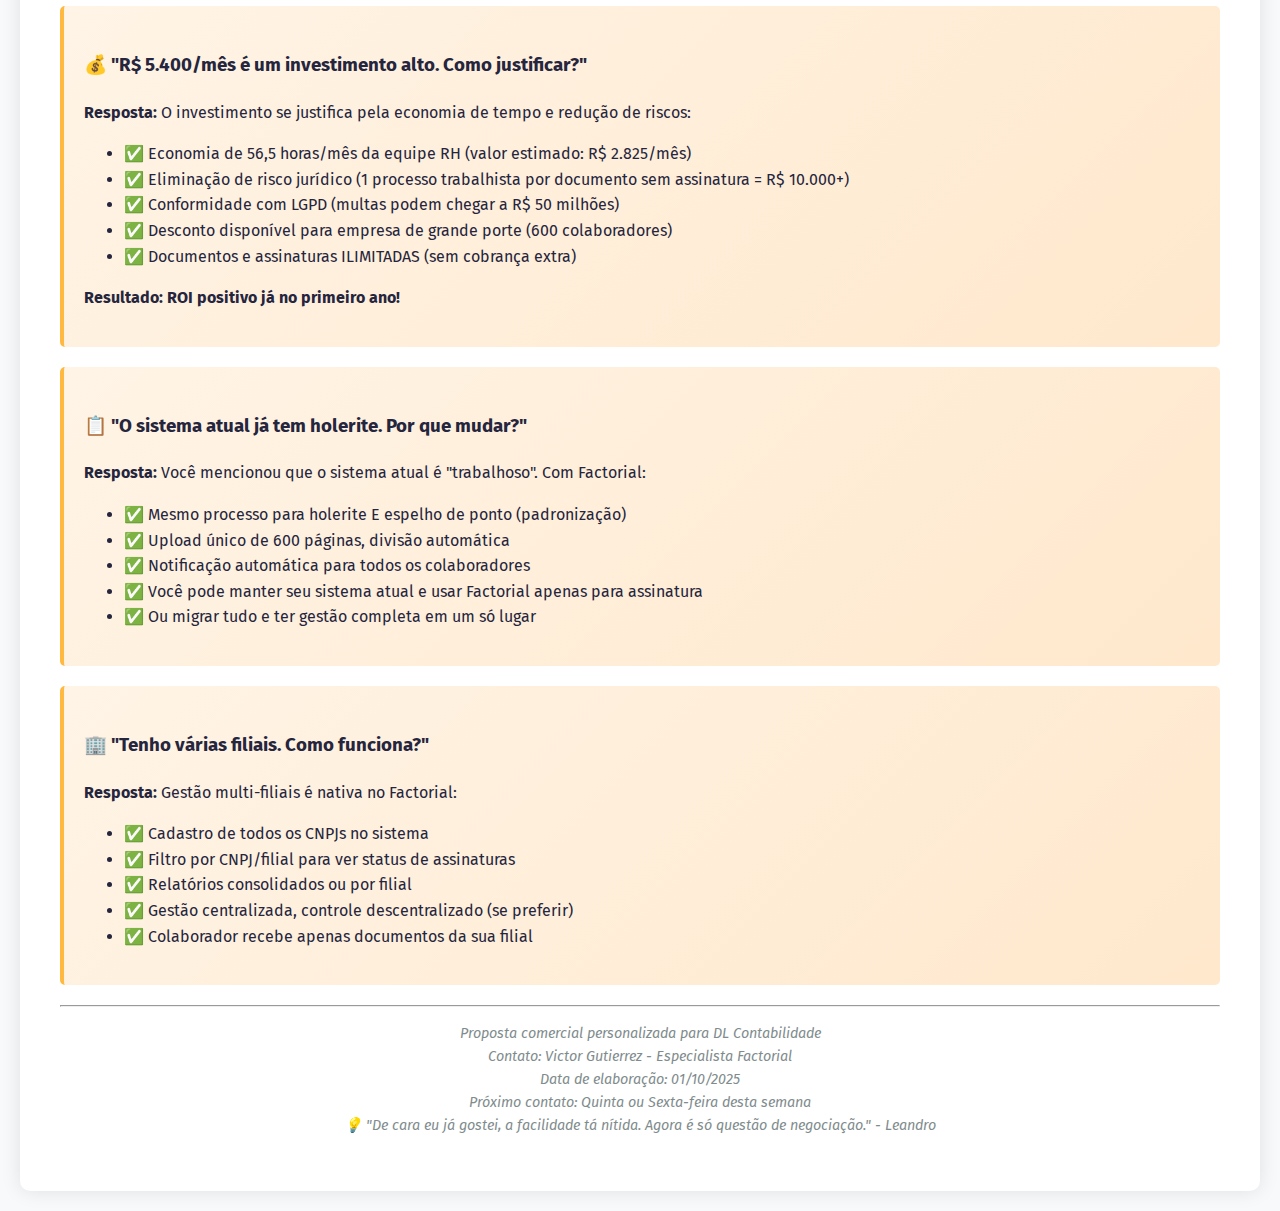
<file: Proposta_DL_Contabilidade copy.html>
<!DOCTYPE html>
<html lang="pt-BR">
<head>
    <meta charset="UTF-8">
    <meta name="viewport" content="width=device-width, initial-scale=1.0">
    <title>Proposta Comercial Factorial - DL Contabilidade</title>
    <link rel="preconnect" href="https://fonts.googleapis.com">
    <link rel="preconnect" href="https://fonts.gstatic.com" crossorigin>
    <link href="https://fonts.googleapis.com/css2?family=Fira+Sans:wght@300;400;500;600;700&display=swap" rel="stylesheet">
    <style>
        body {
            font-family: 'Fira Sans', sans-serif;
            line-height: 1.6;
            margin: 0;
            padding: 20px;
            background-color: #f8f9fa;
            color: #25253D;
        }
        
        .container {
            max-width: 1200px;
            margin: 0 auto;
            background: white;
            padding: 40px;
            border-radius: 10px;
            box-shadow: 0 0 20px rgba(0,0,0,0.1);
        }
        
        h1 {
            color: #25253D;
            text-align: center;
            border-bottom: 3px solid #07A2AD;
            padding-bottom: 20px;
            margin-bottom: 30px;
        }
        
        h2 {
            color: #25253D;
            border-left: 4px solid #07A2AD;
            padding-left: 15px;
            margin-top: 30px;
        }
        
        h3 {
            color: #25253D;
            margin-top: 25px;
        }
        
        .proposal-header {
            background: linear-gradient(135deg, #07A2AD, #25253D);
            color: white;
            padding: 30px;
            border-radius: 10px;
            margin-bottom: 30px;
            text-align: center;
        }
        
        .proposal-header h1 {
            color: white;
            border: none;
            margin: 0;
        }
        
        .proposal-header p {
            font-size: 1.2em;
            margin: 10px 0 0 0;
            opacity: 0.9;
        }
        
        .pricing-card {
            background: linear-gradient(135deg, #f8f9fa, #e9ecef);
            border: 2px solid #dee2e6;
            border-radius: 15px;
            padding: 30px;
            margin: 20px 0;
            box-shadow: 0 4px 20px rgba(0,0,0,0.1);
            position: relative;
            overflow: hidden;
        }
        
        .pricing-card::before {
            content: '';
            position: absolute;
            top: 0;
            left: 0;
            right: 0;
            height: 4px;
            background: linear-gradient(90deg, #07A2AD, #FFB940, #FF9153);
        }
        
        .plan-name {
            font-size: 2em;
            font-weight: bold;
            color: #25253D;
            margin-bottom: 10px;
        }
        
        .plan-price {
            font-size: 3em;
            font-weight: bold;
            color: #07A2AD;
            margin: 20px 0;
        }
        
        .plan-details {
            display: grid;
            grid-template-columns: 1fr 1fr;
            gap: 20px;
            margin: 20px 0;
        }
        
        .detail-item {
            background: white;
            padding: 15px;
            border-radius: 8px;
            border-left: 4px solid #07A2AD;
        }
        
        .detail-label {
            font-weight: bold;
            color: #25253D;
            margin-bottom: 5px;
        }
        
        .detail-value {
            color: #25253D;
            font-size: 1.1em;
        }
        
        table {
            width: 100%;
            border-collapse: collapse;
            margin: 20px 0;
            background: white;
            box-shadow: 0 2px 10px rgba(0,0,0,0.1);
            border-radius: 8px;
            overflow: hidden;
        }
        
        th {
            background: linear-gradient(135deg, #07A2AD, #25253D);
            color: white;
            padding: 15px;
            text-align: left;
            font-weight: 600;
        }
        
        td {
            padding: 12px 15px;
            border-bottom: 1px solid #ecf0f1;
        }
        
        tr:nth-child(even) {
            background-color: #f8f9fa;
        }
        
        tr:hover {
            background-color: #e8f4f8;
        }
        
        .highlight {
            background: linear-gradient(135deg, #FFF4E6, #FFE8CC);
            padding: 20px;
            border-left: 4px solid #FFB940;
            border-radius: 5px;
            margin: 20px 0;
        }
        
        .pain-point {
            background: linear-gradient(135deg, #FFE5E9, #FFD1D8);
            padding: 20px;
            border-left: 4px solid #FF355E;
            border-radius: 5px;
            margin: 20px 0;
        }
        
        .solution {
            background: linear-gradient(135deg, #E0F7F8, #C7F0F2);
            padding: 20px;
            border-left: 4px solid #07A2AD;
            border-radius: 5px;
            margin: 20px 0;
        }
        
        .feature-list {
            list-style: none;
            padding: 0;
        }
        
        .feature-list li {
            padding: 8px 0;
            border-bottom: 1px solid #ecf0f1;
        }
        
        .feature-list li:before {
            content: "✅ ";
            color: #07A2AD;
            font-weight: bold;
        }
        
        .pain-list {
            list-style: none;
            padding: 0;
        }
        
        .pain-list li {
            padding: 8px 0;
            border-bottom: 1px solid #ecf0f1;
        }
        
        .pain-list li:before {
            content: "❌ ";
            color: #FF355E;
            font-weight: bold;
        }
        
        .emoji {
            font-size: 1.2em;
        }
        
        .total-section {
            background: linear-gradient(135deg, #07A2AD, #25253D);
            color: white;
            padding: 25px;
            border-radius: 10px;
            text-align: center;
            margin: 30px 0;
        }
        
        .total-section h2 {
            color: white;
            border: none;
            margin: 0 0 15px 0;
        }
        
        .total-amount {
            font-size: 2.5em;
            font-weight: bold;
            margin: 10px 0;
        }
        
        .savings-badge {
            background: #FF9153;
            color: white;
            padding: 5px 15px;
            border-radius: 20px;
            font-weight: bold;
            display: inline-block;
            margin: 10px 0;
        }
        
        .timeline {
            background: #f8f9fa;
            padding: 20px;
            border-radius: 8px;
            border-left: 4px solid #07A2AD;
        }
        
        .timeline-item {
            display: flex;
            align-items: center;
            margin: 15px 0;
        }
        
        .timeline-date {
            background: #07A2AD;
            color: white;
            padding: 8px 15px;
            border-radius: 20px;
            font-weight: bold;
            margin-right: 15px;
            min-width: 120px;
            text-align: center;
        }
        
        .timeline-content {
            flex: 1;
        }
        
        .comparison-table {
            margin: 30px 0;
        }
        
        .comparison-table th {
            text-align: center;
        }
        
        .comparison-table .before {
            background: #FF355E;
        }
        
        .comparison-table .after {
            background: #07A2AD;
        }
        
        /* Responsividade para Mobile */
        @media screen and (max-width: 768px) {
            body {
                padding: 5px;
            }
            
            .container {
                padding: 15px;
                border-radius: 5px;
            }
            
            h1 {
                font-size: 1.3em;
                word-wrap: break-word;
            }
            
            h2 {
                font-size: 1.2em;
                padding-left: 10px;
            }
            
            h3 {
                font-size: 1em;
            }
            
            .plan-price {
                font-size: 1.8em;
            }
            
            .total-amount {
                font-size: 1.5em;
            }
            
            .plan-details {
                grid-template-columns: 1fr;
                gap: 10px;
            }
            
            .detail-item {
                padding: 10px;
            }
            
            table {
                font-size: 0.75em;
                display: block;
                overflow-x: auto;
                white-space: nowrap;
                -webkit-overflow-scrolling: touch;
            }
            
            th, td {
                padding: 6px 8px;
                min-width: 80px;
            }
            
            th {
                font-size: 0.85em;
            }
            
            .emoji {
                font-size: 1em;
            }
            
            .timeline-item {
                flex-direction: column;
                align-items: flex-start;
            }
            
            .timeline-date {
                margin-bottom: 10px;
                margin-right: 0;
                font-size: 0.85em;
                min-width: auto;
                padding: 6px 12px;
            }
            
            .timeline-content {
                font-size: 0.9em;
            }
            
            .proposal-header {
                padding: 15px;
            }
            
            .proposal-header h1 {
                font-size: 1.2em;
                line-height: 1.3;
            }
            
            .proposal-header p {
                font-size: 0.9em;
            }
            
            .pricing-card,
            .total-section {
                padding: 15px;
            }
            
            .plan-name {
                font-size: 1.3em;
            }
            
            .savings-badge {
                font-size: 0.8em;
                padding: 4px 8px;
                display: block;
                text-align: center;
            }
            
            .highlight,
            .pain-point,
            .solution {
                padding: 15px;
                font-size: 0.9em;
            }
            
            ul, ol {
                padding-left: 20px;
            }
            
            .feature-list li,
            .pain-list li {
                font-size: 0.9em;
                padding: 6px 0;
            }
        }
        
        @media screen and (min-width: 769px) and (max-width: 1024px) {
            .container {
                padding: 30px;
            }
            
            .plan-details {
                gap: 15px;
            }
        }
        
        @media print {
            body {
                background: white;
            }
            .container {
                box-shadow: none;
                padding: 0;
            }
        }
    </style>
</head>
<body>
    <div class="container">
        <div class="proposal-header">
            <h1>📊 PROPOSTA COMERCIAL FACTORIAL - DL CONTABILIDADE</h1>
            <p>Solução Completa de Assinatura Digital e Gestão de Documentos</p>
        </div>

        <h2>🎯 ENTENDIMENTO DAS SUAS NECESSIDADES</h2>
        
        <div class="pain-point">
            <h3>❌ Situação Atual - Desafios Identificados</h3>
            <ul class="pain-list">
                <li><strong>Espelho de ponto sem assinatura digital:</strong> Sistema atual gera PDF mas não permite assinatura eletrônica</li>
                <li><strong>Processo manual trabalhoso:</strong> Escanear → Enviar para gestor → Gestor assina → Devolve por e-mail</li>
                <li><strong>E-mails que não chegam:</strong> Documentos extraviados na comunicação</li>
                <li><strong>Documentos perdidos:</strong> Falta de rastreabilidade e controle</li>
                <li><strong>Dependência do gestor:</strong> Gestor/gerente da loja precisa intermediar o processo</li>
                <li><strong>Múltiplas filiais:</strong> Gestão descentralizada dificulta controle</li>
                <li><strong>600 colaboradores:</strong> Volume alto de documentos mensais para gerenciar</li>
                <li><strong>Falta de relação direta:</strong> Sem contato direto com colaborador para cobrança de assinaturas</li>
            </ul>
        </div>

        <div class="solution">
            <h3>✅ Solução Factorial - O Que Você Ganha</h3>
            <ul class="feature-list">
                <li><strong>Upload de PDF único:</strong> Sobe arquivo com 600 páginas e o sistema divide automaticamente por CPF/Nome</li>
                <li><strong>Assinatura eletrônica legal:</strong> Validade jurídica com rastreabilidade completa</li>
                <li><strong>Notificação automática:</strong> Colaborador recebe no app/e-mail para assinar</li>
                <li><strong>Assinatura mobile simplificada:</strong> 2 cliques + desenho da assinatura com o dedo</li>
                <li><strong>Relação direta com colaborador:</strong> Elimina intermediários e gestores</li>
                <li><strong>Controle total:</strong> Filtros por status (assinado, pendente, erro), por filial/CNPJ</li>
                <li><strong>Pastas personalizadas:</strong> Organização automática (Espelho de Ponto, Holerites, etc)</li>
                <li><strong>Zero retrabalho:</strong> Sistema identifica automaticamente nome, sobrenome e CPF</li>
            </ul>
        </div>

        <h2>💰 DETALHAMENTO DA PROPOSTA COMERCIAL</h2>

        <div class="pricing-card">
            <div class="plan-name">📄 PLANO DOCUMENTOS + ASSINATURA DIGITAL</div>
            <div class="plan-price">R$ 9,00</div>
            <p style="text-align: center; font-size: 1.2em; color: #7f8c8d; margin: 0;">por colaborador/mês</p>
            
            <div class="plan-details">
                <div class="detail-item">
                    <div class="detail-label">👥 Quantidade de Colaboradores</div>
                    <div class="detail-value">600 usuários</div>
                </div>
                <div class="detail-item">
                    <div class="detail-label">💰 Investimento Mensal</div>
                    <div class="detail-value">R$ 5.400,00</div>
                </div>
                <div class="detail-item">
                    <div class="detail-label">📄 Documentos Ilimitados</div>
                    <div class="detail-value">Sem limite de upload</div>
                </div>
                <div class="detail-item">
                    <div class="detail-label">✍️ Assinaturas Ilimitadas</div>
                    <div class="detail-value">Sem limite de assinaturas</div>
                </div>
            </div>
            
            <div class="savings-badge">
                🎁 Empresa de porte médio/grande: Desconto disponível mediante negociação
            </div>
        </div>

        <h2>📦 COMO FUNCIONA NA PRÁTICA</h2>

        <h3>🔄 Fluxo Completo de Assinatura de Espelho de Ponto</h3>
        <div class="timeline">
            <div class="timeline-item">
                <div class="timeline-date">PASSO 1</div>
                <div class="timeline-content">
                    <strong>📤 Upload do PDF Único</strong><br>
                    <em>Você faz upload do PDF com 600 páginas (espelho de ponto de todos os colaboradores)</em>
                </div>
            </div>
            <div class="timeline-item">
                <div class="timeline-date">PASSO 2</div>
                <div class="timeline-content">
                    <strong>🤖 Sistema Divide Automaticamente</strong><br>
                    <em>Factorial identifica CPF, nome e sobrenome e separa por colaborador</em>
                </div>
            </div>
            <div class="timeline-item">
                <div class="timeline-date">PASSO 3</div>
                <div class="timeline-content">
                    <strong>📱 Notificação Automática</strong><br>
                    <em>Cada colaborador recebe notificação no app para assinar seu documento</em>
                </div>
            </div>
            <div class="timeline-item">
                <div class="timeline-date">PASSO 4</div>
                <div class="timeline-content">
                    <strong>✍️ Assinatura Simples</strong><br>
                    <em>2 cliques (aceite de termos) + desenho da assinatura com o dedo</em>
                </div>
            </div>
            <div class="timeline-item">
                <div class="timeline-date">PASSO 5</div>
                <div class="timeline-content">
                    <strong>✅ Armazenamento Seguro</strong><br>
                    <em>Documento assinado vai para pasta personalizada do colaborador</em>
                </div>
            </div>
            <div class="timeline-item">
                <div class="timeline-date">PASSO 6</div>
                <div class="timeline-content">
                    <strong>📊 Controle e Filtros</strong><br>
                    <em>Você filtra por status (assinado/pendente), por filial, por CNPJ</em>
                </div>
            </div>
        </div>

        <h2>📊 COMPARAÇÃO: ANTES x DEPOIS</h2>

        <table class="comparison-table">
            <thead>
                <tr>
                    <th>Processo</th>
                    <th class="before">❌ Antes (Situação Atual)</th>
                    <th class="after">✅ Depois (Com Factorial)</th>
                </tr>
            </thead>
            <tbody>
                <tr>
                    <td><strong>Upload de Documentos</strong></td>
                    <td>Sistema atual não permite upload ou é trabalhoso</td>
                    <td>Upload único de PDF com 600 páginas, divisão automática</td>
                </tr>
                <tr>
                    <td><strong>Assinatura de Espelho de Ponto</strong></td>
                    <td>Escanear → Enviar para gestor → Gestor assina → Devolve</td>
                    <td>Colaborador assina direto no app em 30 segundos</td>
                </tr>
                <tr>
                    <td><strong>E-mails Perdidos</strong></td>
                    <td>E-mail não chega, documento extravia</td>
                    <td>Notificação no app + e-mail, rastreabilidade total</td>
                </tr>
                <tr>
                    <td><strong>Dependência de Gestores</strong></td>
                    <td>Gerente/gestor precisa intermediar todo processo</td>
                    <td>Relação direta RH → Colaborador, gestor fora do fluxo</td>
                </tr>
                <tr>
                    <td><strong>Controle de Assinaturas</strong></td>
                    <td>Sem visibilidade de quem assinou ou não</td>
                    <td>Filtros por status (pendente, assinado, erro)</td>
                </tr>
                <tr>
                    <td><strong>Gestão Multi-Filiais</strong></td>
                    <td>Controle descentralizado e confuso</td>
                    <td>Filtro por CNPJ, visão consolidada de todas as filiais</td>
                </tr>
                <tr>
                    <td><strong>Organização de Documentos</strong></td>
                    <td>Documentos espalhados em e-mails e pastas</td>
                    <td>Pastas personalizadas automáticas (Espelho Ponto, Holerite)</td>
                </tr>
                <tr>
                    <td><strong>Validade Jurídica</strong></td>
                    <td>Assinatura física, sem rastreabilidade</td>
                    <td>Assinatura eletrônica com validade legal e auditoria</td>
                </tr>
            </tbody>
        </table>

        <h2>🎯 FUNCIONALIDADES DETALHADAS</h2>

        <table>
            <thead>
                <tr>
                    <th>Funcionalidade</th>
                    <th>Como Funciona</th>
                    <th>Benefício Direto</th>
                </tr>
            </thead>
            <tbody>
                <tr>
                    <td><span class="emoji">📄</span> Upload Massivo Inteligente</td>
                    <td>Upload de PDF único, sistema identifica CPF/Nome automaticamente</td>
                    <td>Economiza horas separando 600 documentos manualmente</td>
                </tr>
                <tr>
                    <td><span class="emoji">✍️</span> Assinatura Eletrônica Legal</td>
                    <td>Colaborador assina com 2 cliques + desenho com o dedo</td>
                    <td>Validade jurídica garantida, processo em 30 segundos</td>
                </tr>
                <tr>
                    <td><span class="emoji">📱</span> Aplicativo Mobile</td>
                    <td>Notificação push + acesso direto ao documento</td>
                    <td>Colaborador assina de qualquer lugar, sem precisar de computador</td>
                </tr>
                <tr>
                    <td><span class="emoji">📁</span> Pastas Personalizadas</td>
                    <td>Cria pastas automáticas (Espelho Ponto, Holerite, etc)</td>
                    <td>Organização automática, fácil localização de documentos</td>
                </tr>
                <tr>
                    <td><span class="emoji">🔍</span> Filtros Avançados</td>
                    <td>Filtra por status (assinado/pendente), por filial/CNPJ, por período</td>
                    <td>Controle total de quem assinou e quem está pendente</td>
                </tr>
                <tr>
                    <td><span class="emoji">🏢</span> Multi-Filiais</td>
                    <td>Cadastro de vários CNPJs, gestão centralizada</td>
                    <td>Controle unificado de todas as filiais em um só lugar</td>
                </tr>
                <tr>
                    <td><span class="emoji">🔔</span> Notificações Automáticas</td>
                    <td>Aviso automático por app/e-mail quando documento chega</td>
                    <td>Elimina follow-ups manuais e e-mails perdidos</td>
                </tr>
                <tr>
                    <td><span class="emoji">🔒</span> Segurança e Auditoria</td>
                    <td>Rastro completo de quem assinou, quando e onde</td>
                    <td>Conformidade com LGPD e CLT, prova em auditorias</td>
                </tr>
            </tbody>
        </table>

        <h2>💡 OUTRAS FUNCIONALIDADES INCLUÍDAS (BÔNUS)</h2>
        <div class="highlight">
            <p>Além da assinatura de espelho de ponto, você também pode usar para:</p>
            <ul class="feature-list">
                <li><strong>Holerites:</strong> Distribuição automática com assinatura (mencionou que já tem no sistema atual)</li>
                <li><strong>Documentos Admissionais:</strong> Onboarding digital completo</li>
                <li><strong>Atestados Médicos:</strong> Colaborador faz upload direto no sistema</li>
                <li><strong>Avisos e Comunicados:</strong> Envio com confirmação de leitura</li>
                <li><strong>Contratos e Termos:</strong> Qualquer documento que precise de assinatura</li>
                <li><strong>Férias e Recibos:</strong> Aviso de férias, recibo de férias, tudo assinado digitalmente</li>
                <li><strong>Portal do Colaborador:</strong> Colaborador acessa todos seus documentos a qualquer momento</li>
                <li><strong>Diretório de Funcionários:</strong> Informações centralizadas de todos os 600 colaboradores</li>
            </ul>
        </div>

        <h2>⏱️ ECONOMIA DE TEMPO (ROI REAL)</h2>
        <div class="solution">
            <h3>💰 Quanto vale o tempo da sua equipe de RH?</h3>
            <table>
                <thead>
                    <tr>
                        <th>Atividade</th>
                        <th>Tempo Atual (Mensal)</th>
                        <th>Tempo com Factorial</th>
                        <th>Economia</th>
                    </tr>
                </thead>
                <tbody>
                    <tr>
                        <td>Separar 600 espelhos de ponto</td>
                        <td>20 horas</td>
                        <td>1 hora (upload único)</td>
                        <td>19 horas</td>
                    </tr>
                    <tr>
                        <td>Enviar para gestores (600 e-mails)</td>
                        <td>10 horas</td>
                        <td>0 horas (automático)</td>
                        <td>10 horas</td>
                    </tr>
                    <tr>
                        <td>Receber e organizar assinaturas</td>
                        <td>15 horas</td>
                        <td>0 horas (automático)</td>
                        <td>15 horas</td>
                    </tr>
                    <tr>
                        <td>Cobrar assinaturas pendentes</td>
                        <td>8 horas</td>
                        <td>1 hora (filtro pendentes)</td>
                        <td>7 horas</td>
                    </tr>
                    <tr>
                        <td>Buscar documentos extraviados</td>
                        <td>6 horas</td>
                        <td>0,5 hora</td>
                        <td>5,5 horas</td>
                    </tr>
                    <tr>
                        <td><strong>Total Mensal</strong></td>
                        <td><strong>59 horas</strong></td>
                        <td><strong>2,5 horas</strong></td>
                        <td><strong>56,5 horas</strong></td>
                    </tr>
                </tbody>
            </table>
            <p><strong>💡 Economia de 56,5 horas/mês = 678 horas/ano = mais de 3,5 meses de trabalho!</strong></p>
            <p>Se sua equipe de RH custa R$ 50/hora, isso representa <strong>R$ 2.825/mês ou R$ 33.900/ano</strong> em produtividade recuperada!</p>
            <p><strong>ROI: Com investimento de R$ 5.400/mês, você economiza R$ 2.825/mês em tempo = ROI de 52% em produtividade!</strong></p>
        </div>

        <div class="total-section">
            <h2>💰 RESUMO FINANCEIRO</h2>
            <div class="plan-details">
                <div class="detail-item" style="background: rgba(255,255,255,0.2); color: white;">
                    <div class="detail-label">Valor por Colaborador/Mês</div>
                    <div class="detail-value" style="font-size: 1.5em;">R$ 9,00</div>
                </div>
                <div class="detail-item" style="background: rgba(255,255,255,0.2); color: white;">
                    <div class="detail-label">Total de Colaboradores</div>
                    <div class="detail-value" style="font-size: 1.5em;">600 usuários</div>
                </div>
                <div class="detail-item" style="background: rgba(255,255,255,0.2); color: white;">
                    <div class="detail-label">Documentos e Assinaturas</div>
                    <div class="detail-value" style="font-size: 1.5em;">ILIMITADOS</div>
                </div>
                <div class="detail-item" style="background: rgba(255,255,255,0.2); color: white;">
                    <div class="detail-label">Investimento Mensal</div>
                    <div class="detail-value" style="font-size: 1.5em;">R$ 5.400,00</div>
                </div>
            </div>
            <div class="total-amount">R$ 5.400,00/mês</div>
            <p>Investimento base - Desconto disponível para empresa de grande porte</p>
        </div>

        <h2>📅 CRONOGRAMA DE IMPLEMENTAÇÃO</h2>
        <div class="timeline">
            <div class="timeline-item">
                <div class="timeline-date">Semana 1</div>
                <div class="timeline-content">
                    <strong>📋 Cadastro de Colaboradores</strong><br>
                    <em>Upload de planilha em massa com 600 colaboradores (nome, CPF, e-mail)</em>
                </div>
            </div>
            <div class="timeline-item">
                <div class="timeline-date">Semana 1-2</div>
                <div class="timeline-content">
                    <strong>🏢 Configuração de Filiais</strong><br>
                    <em>Cadastro de todos os CNPJs e estrutura organizacional</em>
                </div>
            </div>
            <div class="timeline-item">
                <div class="timeline-date">Semana 2</div>
                <div class="timeline-content">
                    <strong>📁 Criação de Pastas</strong><br>
                    <em>Pastas personalizadas (Espelho de Ponto, Holerite, etc)</em>
                </div>
            </div>
            <div class="timeline-item">
                <div class="timeline-date">Semana 2-3</div>
                <div class="timeline-content">
                    <strong>🎓 Treinamento Equipe RH</strong><br>
                    <em>Como fazer upload, acompanhar assinaturas, usar filtros</em>
                </div>
            </div>
            <div class="timeline-item">
                <div class="timeline-date">Semana 3</div>
                <div class="timeline-content">
                    <strong>🧪 Teste com Grupo Piloto</strong><br>
                    <em>Validação com 50-100 colaboradores antes do roll-out completo</em>
                </div>
            </div>
            <div class="timeline-item">
                <div class="timeline-date">Semana 4</div>
                <div class="timeline-content">
                    <strong>🚀 Go-Live Completo</strong><br>
                    <em>Ativação para todos os 600 colaboradores</em>
                </div>
            </div>
        </div>

        <h2>🎁 DIFERENCIAIS FACTORIAL VS CONCORRENTES</h2>
        <div class="highlight">
            <table>
                <thead>
                    <tr>
                        <th>Diferencial</th>
                        <th>Factorial</th>
                        <th>Concorrentes</th>
                    </tr>
                </thead>
                <tbody>
                    <tr>
                        <td>Upload de PDF único (600 páginas)</td>
                        <td>✅ Divide automaticamente por CPF</td>
                        <td>❌ Precisa enviar 1 por 1</td>
                    </tr>
                    <tr>
                        <td>Assinatura mobile</td>
                        <td>✅ App nativo, 2 cliques</td>
                        <td>⚠️ Browser mobile, mais complexo</td>
                    </tr>
                    <tr>
                        <td>Documentos e assinaturas ilimitadas</td>
                        <td>✅ Sem limite</td>
                        <td>❌ Limite por plano ou cobrança extra</td>
                    </tr>
                    <tr>
                        <td>Multi-filiais</td>
                        <td>✅ Gestão centralizada, filtro por CNPJ</td>
                        <td>⚠️ Funcionalidade limitada</td>
                    </tr>
                    <tr>
                        <td>Filtros avançados</td>
                        <td>✅ Status, filial, período, colaborador</td>
                        <td>⚠️ Filtros básicos</td>
                    </tr>
                    <tr>
                        <td>Notificação automática</td>
                        <td>✅ App + E-mail + SMS (opcional)</td>
                        <td>⚠️ Só e-mail</td>
                    </tr>
                    <tr>
                        <td>Suporte em português</td>
                        <td>✅ Suporte dedicado</td>
                        <td>⚠️ Suporte limitado</td>
                    </tr>
                </tbody>
            </table>
        </div>

        <h2>🔒 SEGURANÇA E COMPLIANCE</h2>
        <div class="solution">
            <h3>✅ Conformidade Garantida</h3>
            <ul class="feature-list">
                <li><strong>LGPD:</strong> Dados criptografados, armazenamento seguro na AWS</li>
                <li><strong>Assinatura com validade jurídica:</strong> MP 2.200-2 e Lei 14.063/2020</li>
                <li><strong>Auditoria completa:</strong> Rastro de IP, data/hora, geolocalização de cada assinatura</li>
                <li><strong>Backup automático:</strong> Dados replicados em múltiplos servidores</li>
                <li><strong>Uptime 99.9%:</strong> Disponibilidade garantida por SLA</li>
                <li><strong>Certificações:</strong> ISO 27001 e SOC 2</li>
            </ul>
        </div>

        <h2>📞 PRÓXIMOS PASSOS</h2>
        <ol>
            <li><strong>Conhecer outras plataformas</strong> - Você mencionou que vai comparar o mercado (recomendamos!)</li>
            <li><strong>Testar a plataforma</strong> - Podemos liberar acesso de teste para você explorar</li>
            <li><strong>Agendar nova reunião</strong> - Quinta ou sexta desta semana para esclarecer dúvidas</li>
            <li><strong>Definir investimento final</strong> - Negociar desconto para empresa de grande porte</li>
            <li><strong>Aprovação e contrato</strong> - Assinatura digital do acordo</li>
            <li><strong>Implementação</strong> - Início em até 7 dias após aprovação</li>
        </ol>

        <h2>📚 SUPORTE E GARANTIAS</h2>
        <table>
            <thead>
                <tr>
                    <th>Benefício</th>
                    <th>Detalhes</th>
                </tr>
            </thead>
            <tbody>
                <tr>
                    <td><span class="emoji">🆘</span> Suporte técnico</td>
                    <td>Atendimento em português, horário comercial</td>
                </tr>
                <tr>
                    <td><span class="emoji">📈</span> Garantia de uptime</td>
                    <td>99.9% de disponibilidade (SLA)</td>
                </tr>
                <tr>
                    <td><span class="emoji">💾</span> Backup automático</td>
                    <td>Dados seguros com backup diário</td>
                </tr>
                <tr>
                    <td><span class="emoji">🔄</span> Atualizações</td>
                    <td>Melhorias e novos recursos sem custo adicional</td>
                </tr>
                <tr>
                    <td><span class="emoji">🎓</span> Treinamento incluído</td>
                    <td>Treinamento completo da equipe de RH</td>
                </tr>
                <tr>
                    <td><span class="emoji">📱</span> Apps mobile</td>
                    <td>iOS e Android incluídos</td>
                </tr>
            </tbody>
        </table>

        <h2>💬 RESPONDENDO SUAS PRINCIPAIS DÚVIDAS</h2>
        
        <div class="highlight">
            <h3>💰 "R$ 5.400/mês é um investimento alto. Como justificar?"</h3>
            <p><strong>Resposta:</strong> O investimento se justifica pela economia de tempo e redução de riscos:</p>
            <ul>
                <li>✅ Economia de 56,5 horas/mês da equipe RH (valor estimado: R$ 2.825/mês)</li>
                <li>✅ Eliminação de risco jurídico (1 processo trabalhista por documento sem assinatura = R$ 10.000+)</li>
                <li>✅ Conformidade com LGPD (multas podem chegar a R$ 50 milhões)</li>
                <li>✅ Desconto disponível para empresa de grande porte (600 colaboradores)</li>
                <li>✅ Documentos e assinaturas ILIMITADAS (sem cobrança extra)</li>
            </ul>
            <p><strong>Resultado: ROI positivo já no primeiro ano!</strong></p>
        </div>

        <div class="highlight">
            <h3>📋 "O sistema atual já tem holerite. Por que mudar?"</h3>
            <p><strong>Resposta:</strong> Você mencionou que o sistema atual é "trabalhoso". Com Factorial:</p>
            <ul>
                <li>✅ Mesmo processo para holerite E espelho de ponto (padronização)</li>
                <li>✅ Upload único de 600 páginas, divisão automática</li>
                <li>✅ Notificação automática para todos os colaboradores</li>
                <li>✅ Você pode manter seu sistema atual e usar Factorial apenas para assinatura</li>
                <li>✅ Ou migrar tudo e ter gestão completa em um só lugar</li>
            </ul>
        </div>

        <div class="highlight">
            <h3>🏢 "Tenho várias filiais. Como funciona?"</h3>
            <p><strong>Resposta:</strong> Gestão multi-filiais é nativa no Factorial:</p>
            <ul>
                <li>✅ Cadastro de todos os CNPJs no sistema</li>
                <li>✅ Filtro por CNPJ/filial para ver status de assinaturas</li>
                <li>✅ Relatórios consolidados ou por filial</li>
                <li>✅ Gestão centralizada, controle descentralizado (se preferir)</li>
                <li>✅ Colaborador recebe apenas documentos da sua filial</li>
            </ul>
        </div>

        <hr>
        <p style="text-align: center; color: #7f8c8d; font-size: 0.9em;">
            <em>Proposta comercial personalizada para DL Contabilidade</em><br>
            <em>Contato: Victor Gutierrez - Especialista Factorial</em><br>
            <em>Data de elaboração: 01/10/2025</em><br>
            <em>Próximo contato: Quinta ou Sexta-feira desta semana</em><br>
            <em>💡 "De cara eu já gostei, a facilidade tá nítida. Agora é só questão de negociação." - Leandro</em>
        </p>
    </div>
</body>
</html>
</file>
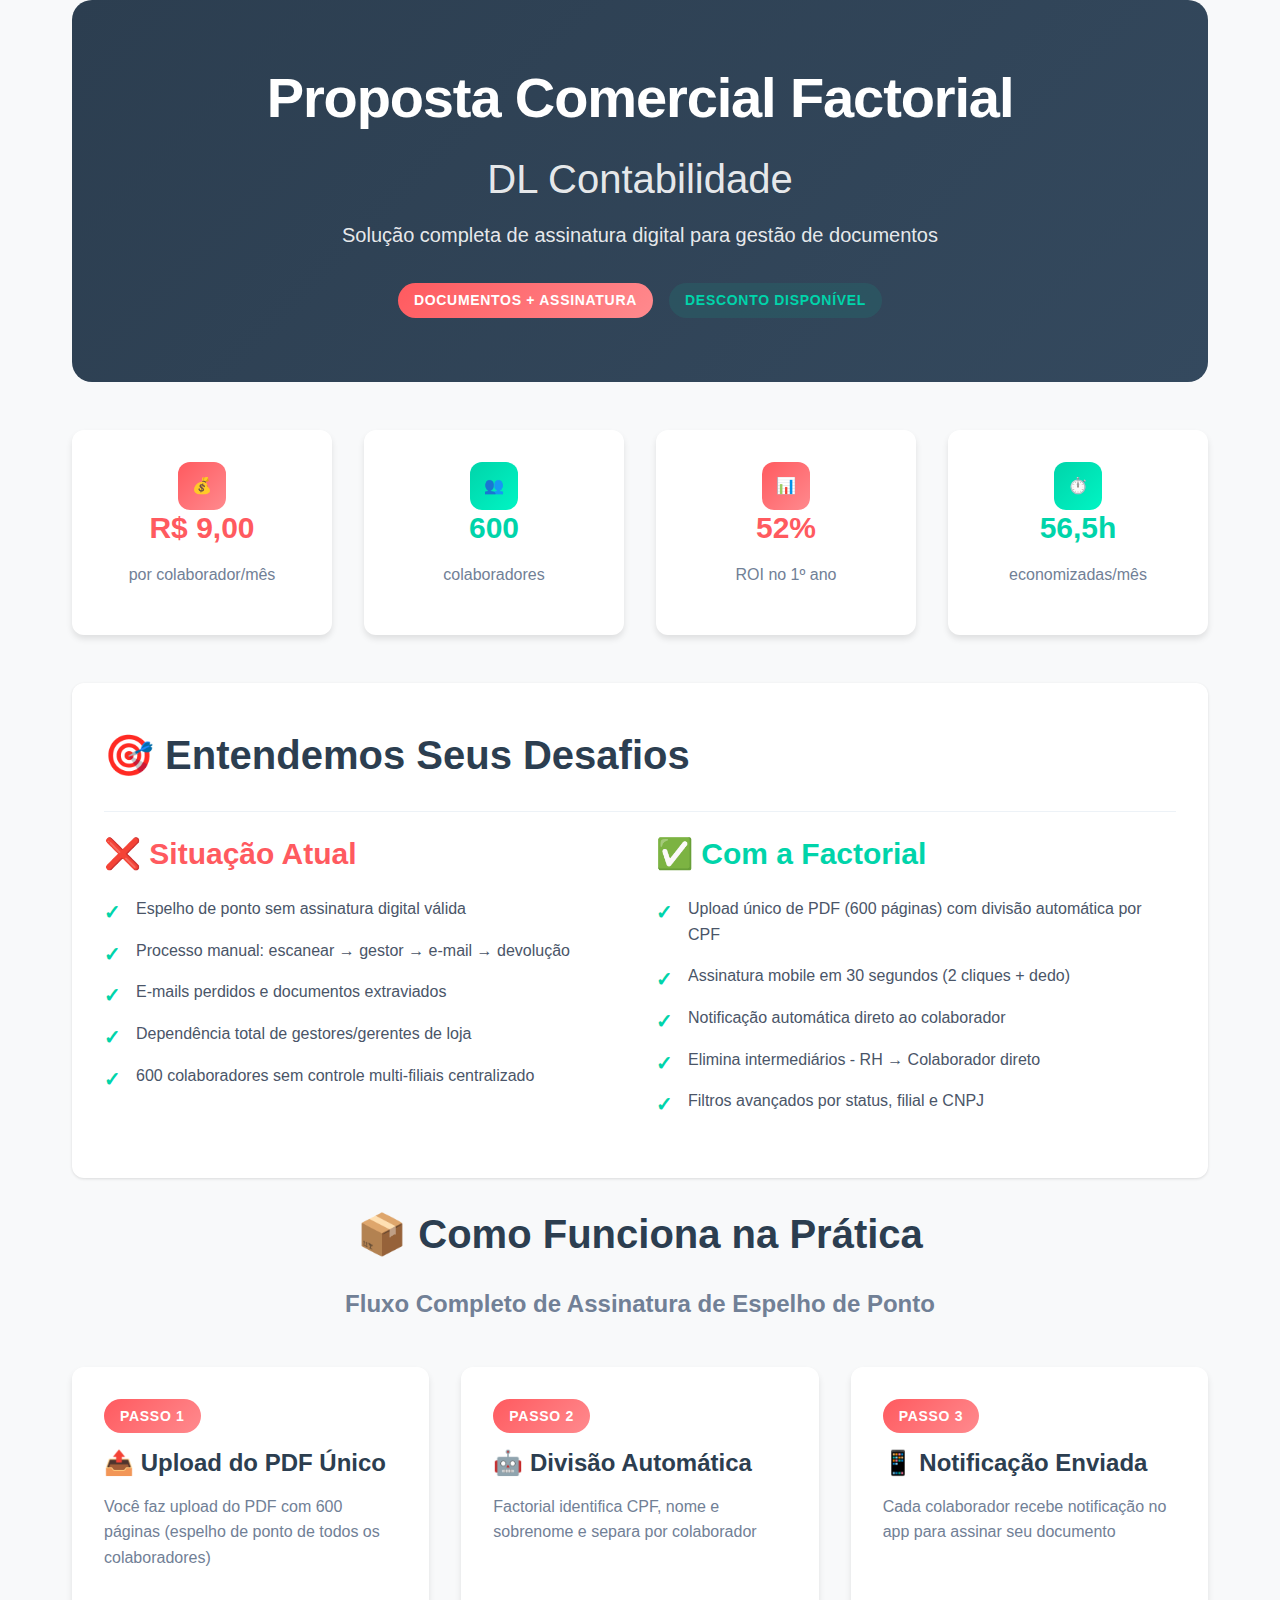
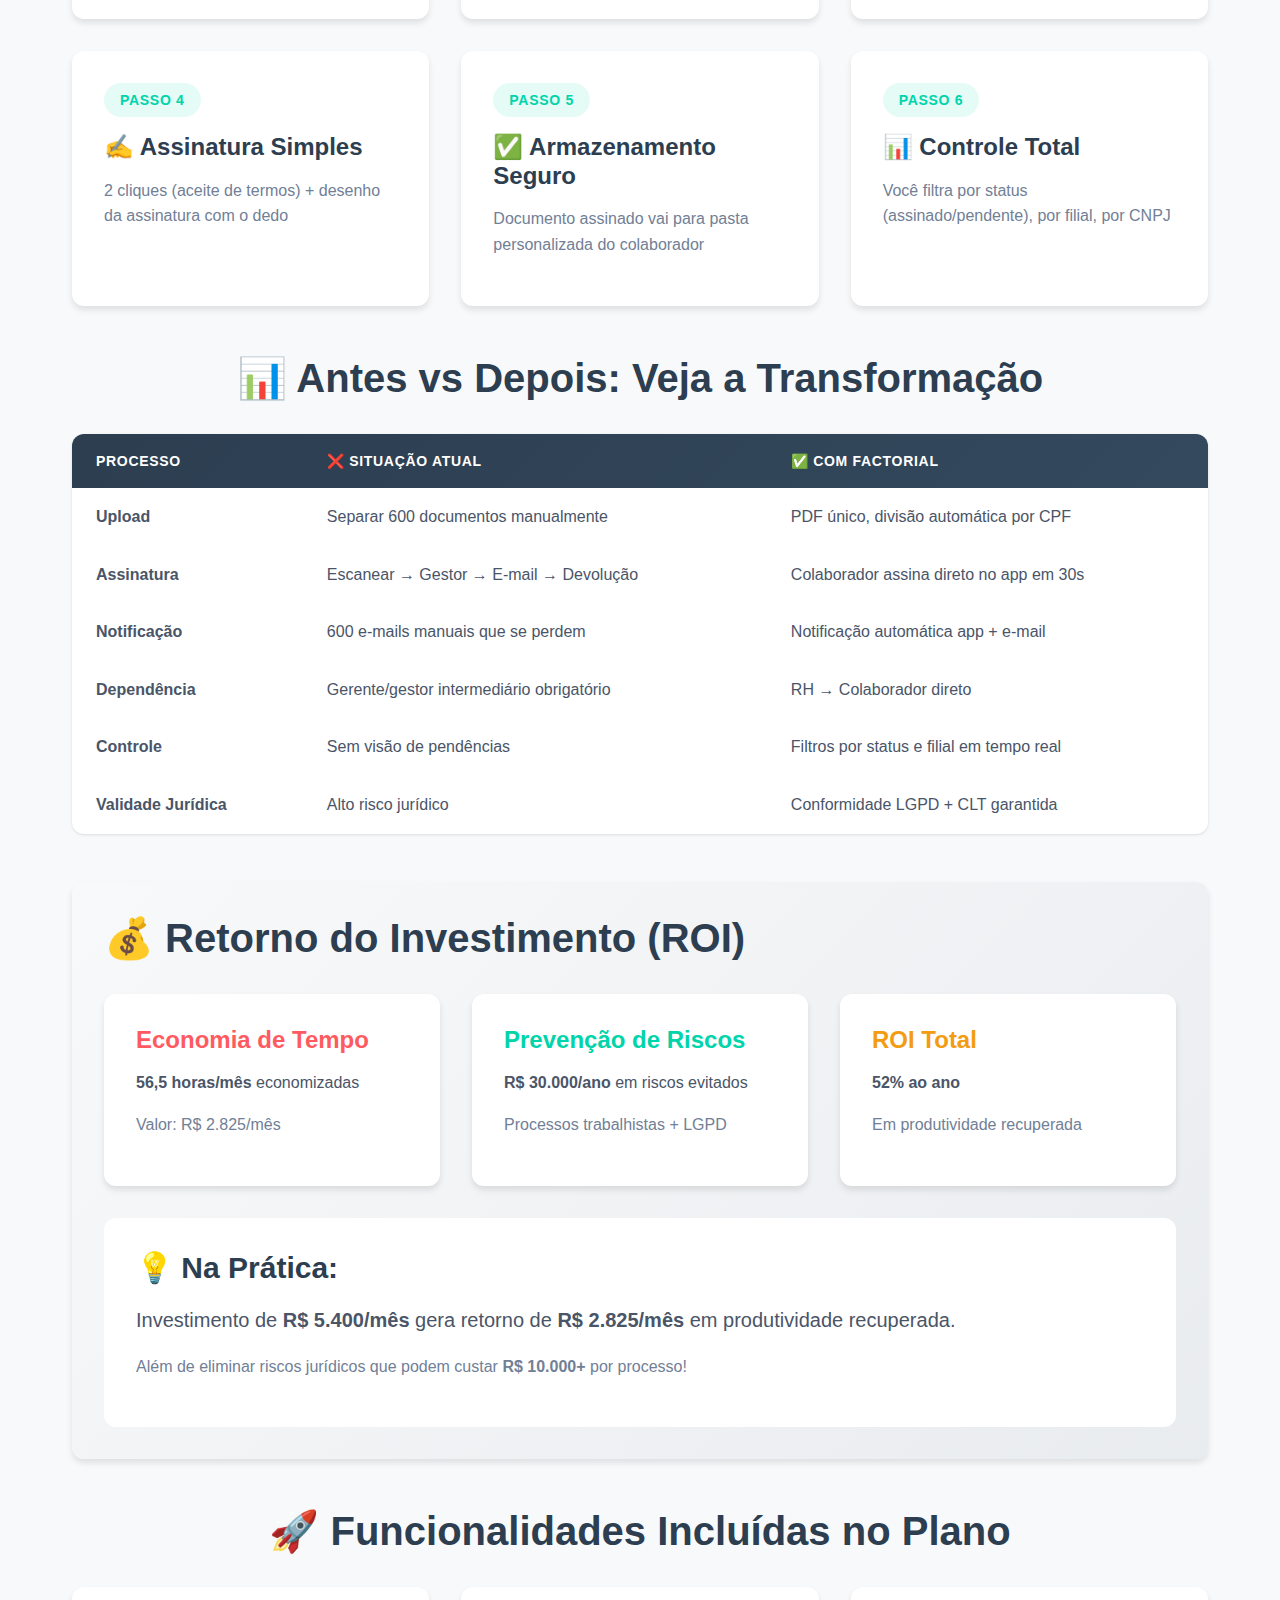
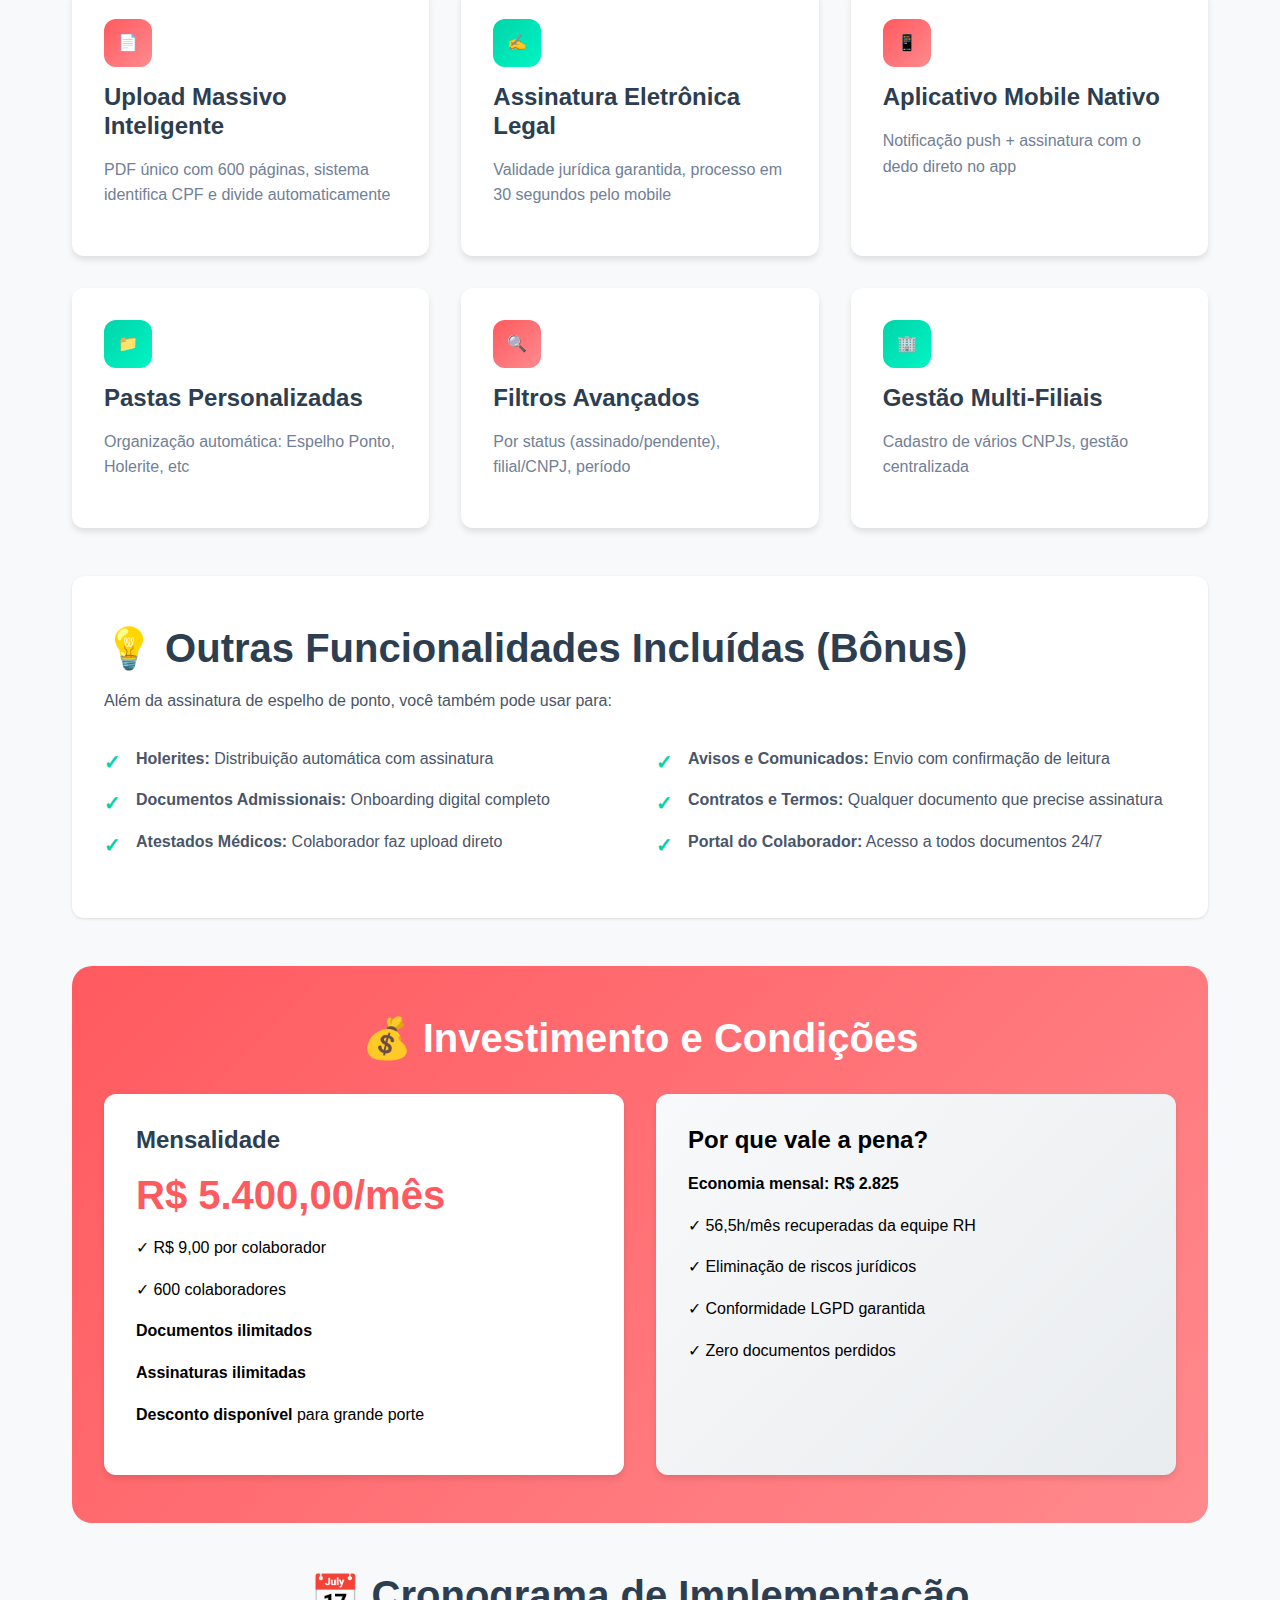
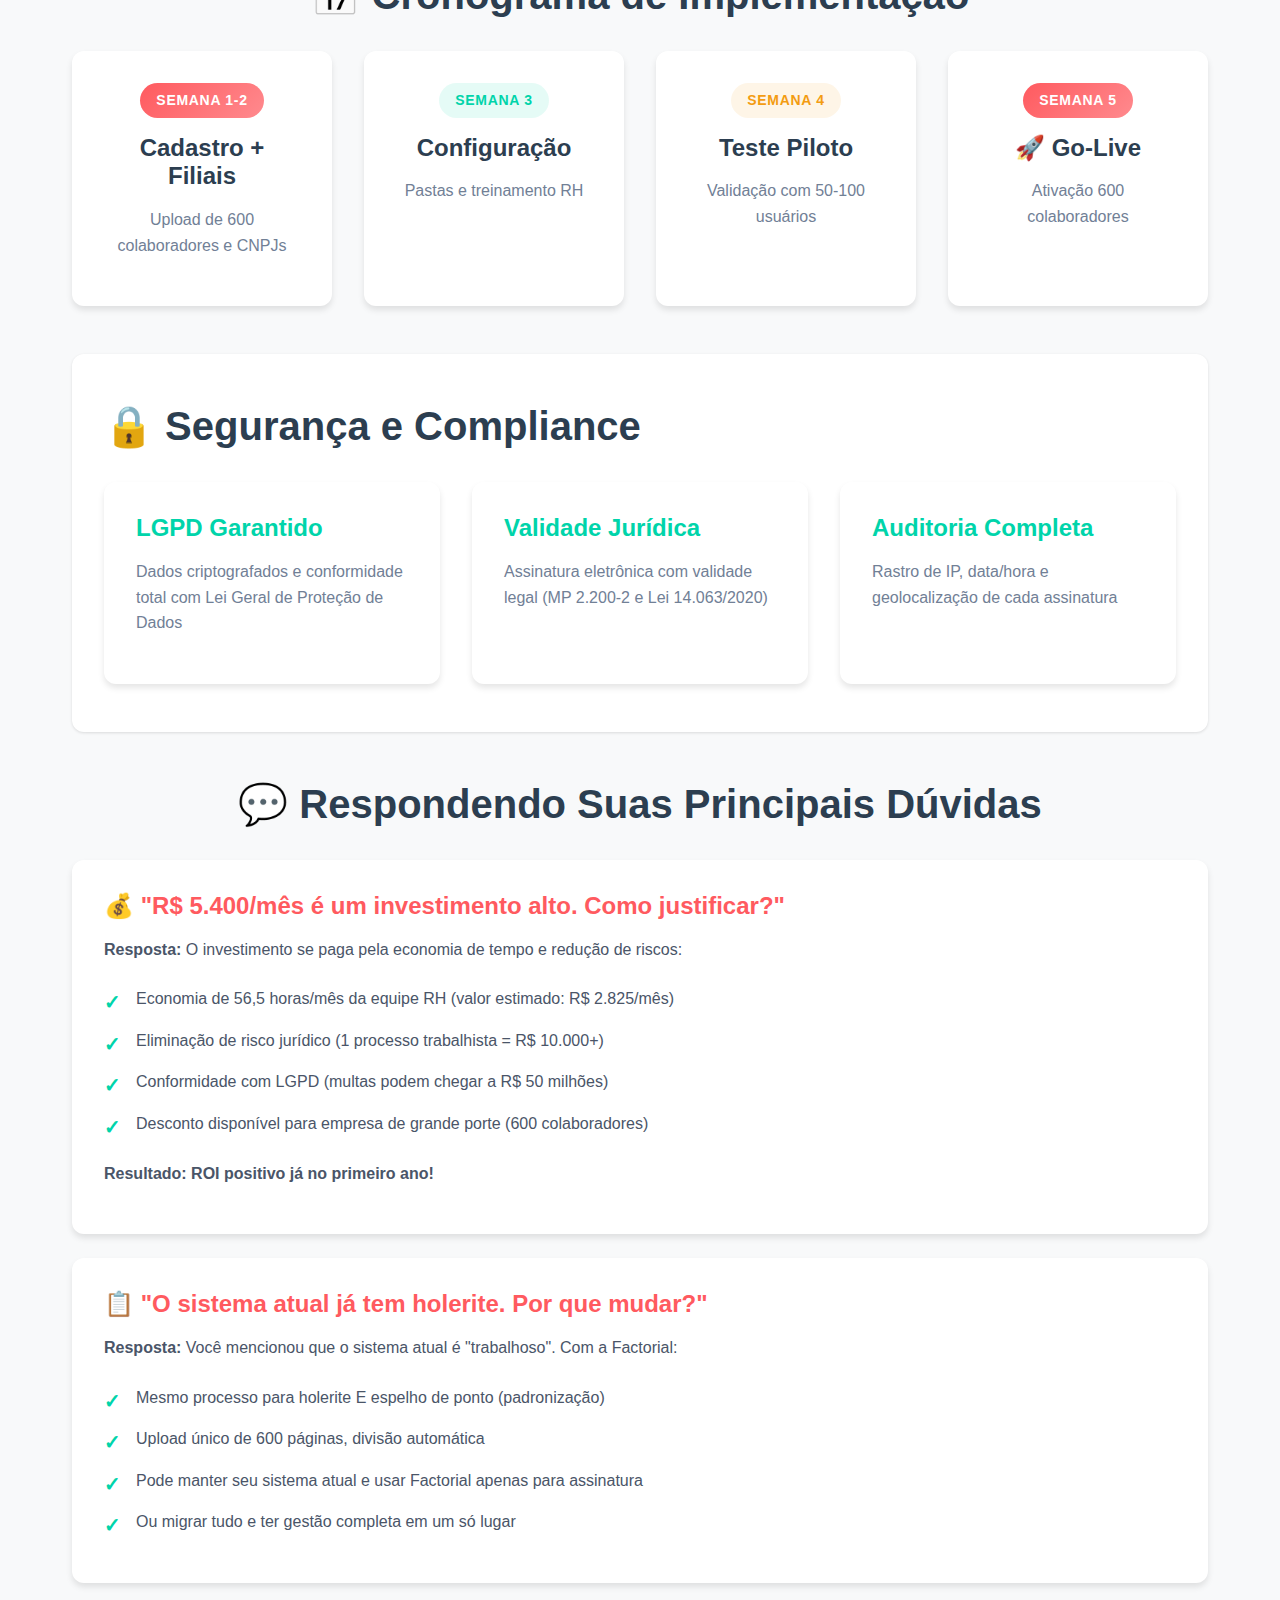
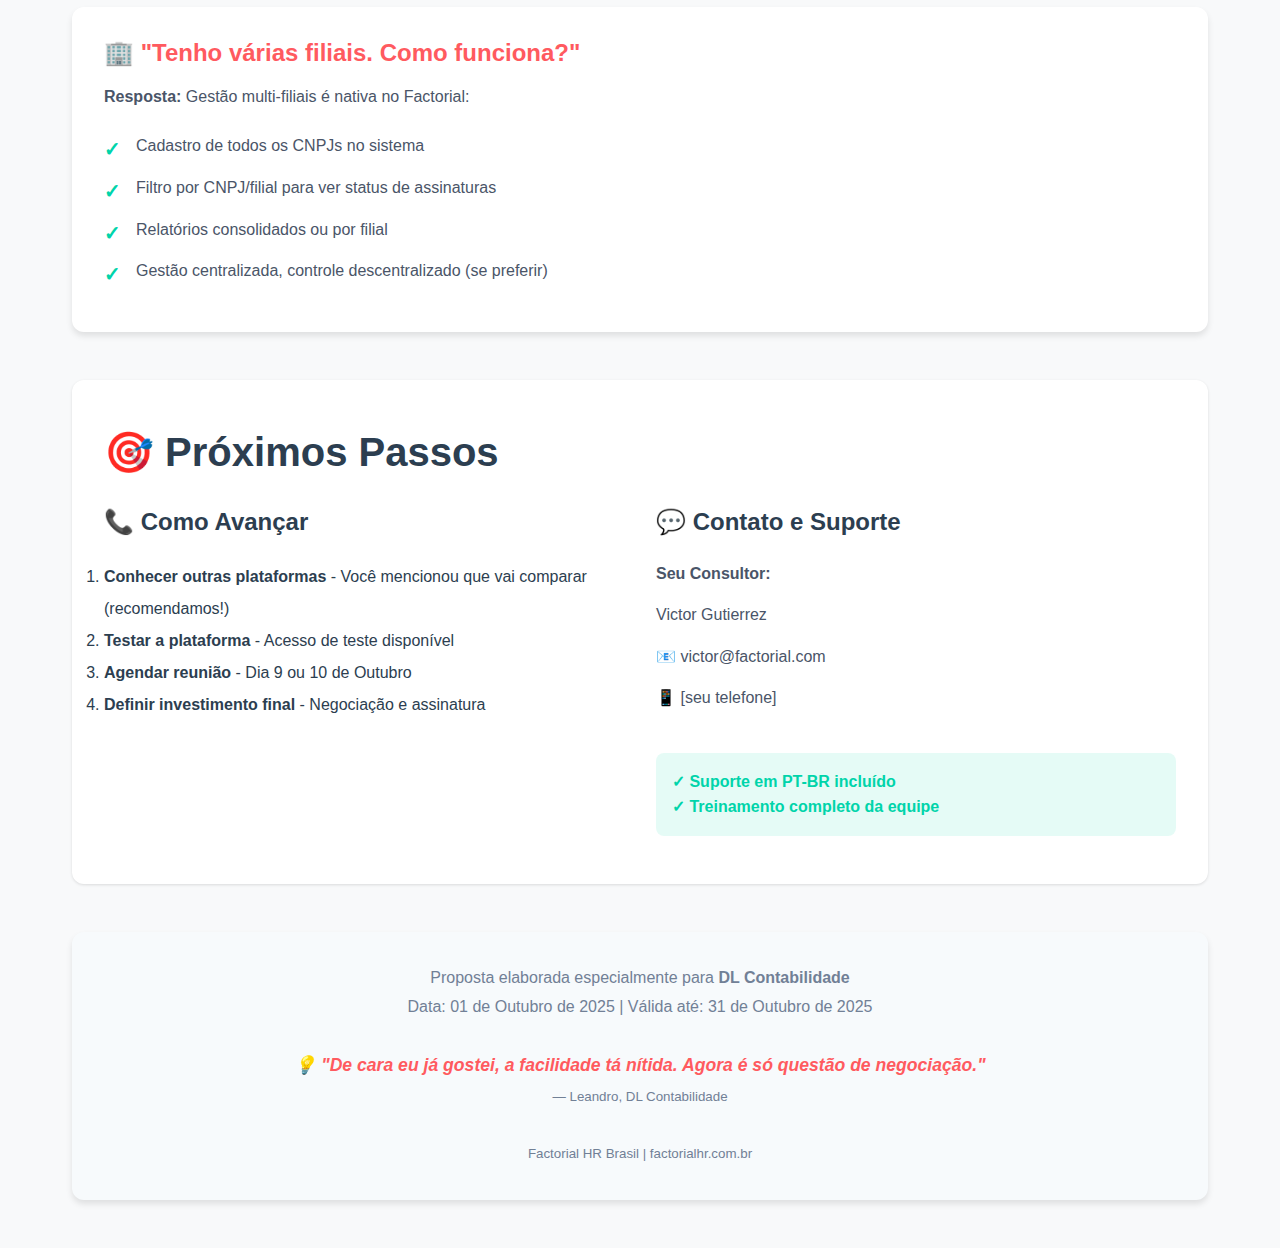
<file: proposta_DL_contabilidade.html>
<!DOCTYPE html>
<html lang="pt-BR">
<head>
    <meta charset="UTF-8">
    <meta name="viewport" content="width=device-width, initial-scale=1.0">
    <title>Proposta Comercial - DL Contabilidade</title>
    
    <!-- Google Fonts -->
    <link rel="preconnect" href="https://fonts.googleapis.com">
    <link rel="preconnect" href="https://fonts.gstatic.com" crossorigin>
    <link href="https://fonts.googleapis.com/css2?family=Inter:wght@300;400;500;600;700;800&display=swap" rel="stylesheet">
    
    <link rel="stylesheet" href="factorial_style.css">
</head>
<body>
    
    <!-- HERO SECTION -->
    <div class="container">
        <div class="section-hero">
            <h1>Proposta Comercial Factorial</h1>
            <h2 style="color: rgba(255,255,255,0.9); font-weight: 400; margin-top: 0.5rem;">
                DL Contabilidade
            </h2>
            <p>Solução completa de assinatura digital para gestão de documentos</p>
            <div style="display: flex; gap: 1rem; justify-content: center; margin-top: 2rem; flex-wrap: wrap;">
                <span class="badge badge-primary">Documentos + Assinatura</span>
                <span class="badge badge-success">Desconto Disponível</span>
            </div>
        </div>
    </div>

    <!-- VALORES EM DESTAQUE -->
    <div class="container">
        <div class="grid-4" style="margin-bottom: 3rem;">
            <div class="card text-center">
                <div class="icon icon-primary" style="margin: 0 auto;">💰</div>
                <h3 style="color: var(--factorial-coral);">R$ 9,00</h3>
                <p class="text-muted">por colaborador/mês</p>
            </div>
            <div class="card text-center">
                <div class="icon icon-success" style="margin: 0 auto;">👥</div>
                <h3 style="color: var(--factorial-teal);">600</h3>
                <p class="text-muted">colaboradores</p>
            </div>
            <div class="card text-center">
                <div class="icon icon-primary" style="margin: 0 auto;">📊</div>
                <h3 style="color: var(--factorial-coral);">52%</h3>
                <p class="text-muted">ROI no 1º ano</p>
            </div>
            <div class="card text-center">
                <div class="icon icon-success" style="margin: 0 auto;">⏱️</div>
                <h3 style="color: var(--factorial-teal);">56,5h</h3>
                <p class="text-muted">economizadas/mês</p>
            </div>
        </div>
    </div>

    <!-- ENTENDIMENTO DAS DORES -->
    <div class="container">
        <div class="section-feature">
            <div class="card-header">
                <h2>🎯 Entendemos Seus Desafios</h2>
            </div>
            
            <div class="grid-2">
                <div>
                    <h3 style="color: var(--factorial-coral); margin-bottom: 1.5rem;">❌ Situação Atual</h3>
                    <ul class="list-factorial">
                        <li>Espelho de ponto sem assinatura digital válida</li>
                        <li>Processo manual: escanear → gestor → e-mail → devolução</li>
                        <li>E-mails perdidos e documentos extraviados</li>
                        <li>Dependência total de gestores/gerentes de loja</li>
                        <li>600 colaboradores sem controle multi-filiais centralizado</li>
                    </ul>
                </div>
                
                <div>
                    <h3 style="color: var(--factorial-teal); margin-bottom: 1.5rem;">✅ Com a Factorial</h3>
                    <ul class="list-factorial">
                        <li>Upload único de PDF (600 páginas) com divisão automática por CPF</li>
                        <li>Assinatura mobile em 30 segundos (2 cliques + dedo)</li>
                        <li>Notificação automática direto ao colaborador</li>
                        <li>Elimina intermediários - RH → Colaborador direto</li>
                        <li>Filtros avançados por status, filial e CNPJ</li>
                    </ul>
                </div>
            </div>
        </div>
    </div>

    <!-- COMO FUNCIONA -->
    <div class="container">
        <h2 class="text-center mb-4">📦 Como Funciona na Prática</h2>
        <h4 class="text-center text-muted mb-5">Fluxo Completo de Assinatura de Espelho de Ponto</h4>
        
        <div class="grid-3">
            <div class="card">
                <div class="badge badge-primary" style="margin-bottom: 1rem;">PASSO 1</div>
                <h4>📤 Upload do PDF Único</h4>
                <p class="text-muted">Você faz upload do PDF com 600 páginas (espelho de ponto de todos os colaboradores)</p>
            </div>
            
            <div class="card">
                <div class="badge badge-primary" style="margin-bottom: 1rem;">PASSO 2</div>
                <h4>🤖 Divisão Automática</h4>
                <p class="text-muted">Factorial identifica CPF, nome e sobrenome e separa por colaborador</p>
            </div>
            
            <div class="card">
                <div class="badge badge-primary" style="margin-bottom: 1rem;">PASSO 3</div>
                <h4>📱 Notificação Enviada</h4>
                <p class="text-muted">Cada colaborador recebe notificação no app para assinar seu documento</p>
            </div>
            
            <div class="card">
                <div class="badge badge-success" style="margin-bottom: 1rem;">PASSO 4</div>
                <h4>✍️ Assinatura Simples</h4>
                <p class="text-muted">2 cliques (aceite de termos) + desenho da assinatura com o dedo</p>
            </div>
            
            <div class="card">
                <div class="badge badge-success" style="margin-bottom: 1rem;">PASSO 5</div>
                <h4>✅ Armazenamento Seguro</h4>
                <p class="text-muted">Documento assinado vai para pasta personalizada do colaborador</p>
            </div>
            
            <div class="card">
                <div class="badge badge-success" style="margin-bottom: 1rem;">PASSO 6</div>
                <h4>📊 Controle Total</h4>
                <p class="text-muted">Você filtra por status (assinado/pendente), por filial, por CNPJ</p>
            </div>
        </div>
    </div>

    <!-- COMPARAÇÃO ANTES X DEPOIS -->
    <div class="container mt-5">
        <h2 class="text-center mb-4">📊 Antes vs Depois: Veja a Transformação</h2>
        
        <table>
            <thead>
                <tr>
                    <th>Processo</th>
                    <th>❌ Situação Atual</th>
                    <th>✅ Com Factorial</th>
                </tr>
            </thead>
            <tbody>
                <tr>
                    <td><strong>Upload</strong></td>
                    <td>Separar 600 documentos manualmente</td>
                    <td>PDF único, divisão automática por CPF</td>
                </tr>
                <tr>
                    <td><strong>Assinatura</strong></td>
                    <td>Escanear → Gestor → E-mail → Devolução</td>
                    <td>Colaborador assina direto no app em 30s</td>
                </tr>
                <tr>
                    <td><strong>Notificação</strong></td>
                    <td>600 e-mails manuais que se perdem</td>
                    <td>Notificação automática app + e-mail</td>
                </tr>
                <tr>
                    <td><strong>Dependência</strong></td>
                    <td>Gerente/gestor intermediário obrigatório</td>
                    <td>RH → Colaborador direto</td>
                </tr>
                <tr>
                    <td><strong>Controle</strong></td>
                    <td>Sem visão de pendências</td>
                    <td>Filtros por status e filial em tempo real</td>
                </tr>
                <tr>
                    <td><strong>Validade Jurídica</strong></td>
                    <td>Alto risco jurídico</td>
                    <td>Conformidade LGPD + CLT garantida</td>
                </tr>
            </tbody>
        </table>
    </div>

    <!-- ROI DEMONSTRADO -->
    <div class="container mt-5">
        <div class="card" style="background: linear-gradient(135deg, #f8f9fa 0%, #e9ecef 100%);">
            <h2 style="color: var(--factorial-navy);">💰 Retorno do Investimento (ROI)</h2>
            
            <div class="grid-3 mt-4">
                <div class="card">
                    <h4 style="color: var(--factorial-coral);">Economia de Tempo</h4>
                    <p><strong>56,5 horas/mês</strong> economizadas</p>
                    <p class="text-muted">Valor: R$ 2.825/mês</p>
                </div>
                <div class="card">
                    <h4 style="color: var(--factorial-teal);">Prevenção de Riscos</h4>
                    <p><strong>R$ 30.000/ano</strong> em riscos evitados</p>
                    <p class="text-muted">Processos trabalhistas + LGPD</p>
                </div>
                <div class="card">
                    <h4 style="color: var(--factorial-orange);">ROI Total</h4>
                    <p><strong>52% ao ano</strong></p>
                    <p class="text-muted">Em produtividade recuperada</p>
                </div>
            </div>
            
            <div class="mt-4 p-4 rounded-lg" style="background: white;">
                <h3>💡 Na Prática:</h3>
                <p class="text-large">
                    Investimento de <strong>R$ 5.400/mês</strong> gera retorno de 
                    <strong>R$ 2.825/mês</strong> em produtividade recuperada.
                </p>
                <p class="text-muted">
                    Além de eliminar riscos jurídicos que podem custar <strong>R$ 10.000+</strong> por processo!
                </p>
            </div>
        </div>
    </div>

    <!-- FUNCIONALIDADES INCLUÍDAS -->
    <div class="container mt-5">
        <h2 class="text-center mb-4">🚀 Funcionalidades Incluídas no Plano</h2>
        
        <div class="grid-3">
            <div class="card">
                <div class="icon icon-primary">📄</div>
                <h4>Upload Massivo Inteligente</h4>
                <p class="text-muted">PDF único com 600 páginas, sistema identifica CPF e divide automaticamente</p>
            </div>
            
            <div class="card">
                <div class="icon icon-success">✍️</div>
                <h4>Assinatura Eletrônica Legal</h4>
                <p class="text-muted">Validade jurídica garantida, processo em 30 segundos pelo mobile</p>
            </div>
            
            <div class="card">
                <div class="icon icon-primary">📱</div>
                <h4>Aplicativo Mobile Nativo</h4>
                <p class="text-muted">Notificação push + assinatura com o dedo direto no app</p>
            </div>
            
            <div class="card">
                <div class="icon icon-success">📁</div>
                <h4>Pastas Personalizadas</h4>
                <p class="text-muted">Organização automática: Espelho Ponto, Holerite, etc</p>
            </div>
            
            <div class="card">
                <div class="icon icon-primary">🔍</div>
                <h4>Filtros Avançados</h4>
                <p class="text-muted">Por status (assinado/pendente), filial/CNPJ, período</p>
            </div>
            
            <div class="card">
                <div class="icon icon-success">🏢</div>
                <h4>Gestão Multi-Filiais</h4>
                <p class="text-muted">Cadastro de vários CNPJs, gestão centralizada</p>
            </div>
        </div>
    </div>

    <!-- BÔNUS -->
    <div class="container mt-5">
        <div class="section-feature">
            <h2 style="color: var(--factorial-navy);">💡 Outras Funcionalidades Incluídas (Bônus)</h2>
            <p style="color: var(--gray-700); margin-bottom: 2rem;">
                Além da assinatura de espelho de ponto, você também pode usar para:
            </p>
            
            <div class="grid-2">
                <ul class="list-factorial">
                    <li><strong>Holerites:</strong> Distribuição automática com assinatura</li>
                    <li><strong>Documentos Admissionais:</strong> Onboarding digital completo</li>
                    <li><strong>Atestados Médicos:</strong> Colaborador faz upload direto</li>
                </ul>
                <ul class="list-factorial">
                    <li><strong>Avisos e Comunicados:</strong> Envio com confirmação de leitura</li>
                    <li><strong>Contratos e Termos:</strong> Qualquer documento que precise assinatura</li>
                    <li><strong>Portal do Colaborador:</strong> Acesso a todos documentos 24/7</li>
                </ul>
            </div>
        </div>
    </div>

 <!-- INVESTIMENTO -->
<div class="container mt-5">
    <div class="section-cta">
        <h2>💰 Investimento e Condições</h2>
        
        <div class="grid-2 mt-4" style="text-align: left;">
            <!-- Bloco de Mensalidade -->
            <div class="card">
                <h4>Mensalidade</h4>
                <h2 style="color: var(--factorial-coral); margin: 1rem 0;">R$ 5.400,00/mês</h2>
                <p style="color: #000;">✓ R$ 9,00 por colaborador</p>
                <p style="color: #000;">✓ 600 colaboradores</p>
                <p style="color: #000;"><strong>Documentos ilimitados</strong></p>
                <p style="color: #000;"><strong>Assinaturas ilimitadas</strong></p>
                <p style="color: #000;"><strong>Desconto disponível</strong> para grande porte</p>
            </div>
            
            <!-- Bloco de Benefícios -->
            <div class="card" style="background: linear-gradient(135deg, #f8f9fa 0%, #e9ecef 100%);">
                <h4 style="color: #000;">Por que vale a pena?</h4>
                <p style="margin: 1rem 0; color: #000;"><strong>Economia mensal: R$ 2.825</strong></p>
                <p style="color: #000;">✓ 56,5h/mês recuperadas da equipe RH</p>
                <p style="color: #000;">✓ Eliminação de riscos jurídicos</p>
                <p style="color: #000;">✓ Conformidade LGPD garantida</p>
                <p style="color: #000;">✓ Zero documentos perdidos</p>
            </div>
        </div>
    </div>
</div>
            </div>
        </div>
    </div>

    <!-- CRONOGRAMA -->
    <div class="container mt-5">
        <h2 class="text-center mb-4">📅 Cronograma de Implementação</h2>
        
        <div class="grid-4">
            <div class="card text-center">
                <div class="badge badge-primary" style="margin: 0 auto 1rem;">Semana 1-2</div>
                <h4>Cadastro + Filiais</h4>
                <p class="text-muted">Upload de 600 colaboradores e CNPJs</p>
            </div>
            
            <div class="card text-center">
                <div class="badge badge-success" style="margin: 0 auto 1rem;">Semana 3</div>
                <h4>Configuração</h4>
                <p class="text-muted">Pastas e treinamento RH</p>
            </div>
            
            <div class="card text-center">
                <div class="badge badge-warning" style="margin: 0 auto 1rem;">Semana 4</div>
                <h4>Teste Piloto</h4>
                <p class="text-muted">Validação com 50-100 usuários</p>
            </div>
            
            <div class="card text-center">
                <div class="badge badge-primary" style="margin: 0 auto 1rem;">Semana 5</div>
                <h4>🚀 Go-Live</h4>
                <p class="text-muted">Ativação 600 colaboradores</p>
            </div>
        </div>
    </div>

    <!-- SEGURANÇA -->
    <div class="container mt-5">
        <div class="section-feature">
            <h2 style="color: var(--factorial-navy);">🔒 Segurança e Compliance</h2>
            
            <div class="grid-3 mt-4">
                <div class="card">
                    <h4 style="color: var(--factorial-teal);">LGPD Garantido</h4>
                    <p class="text-muted">Dados criptografados e conformidade total com Lei Geral de Proteção de Dados</p>
                </div>
                <div class="card">
                    <h4 style="color: var(--factorial-teal);">Validade Jurídica</h4>
                    <p class="text-muted">Assinatura eletrônica com validade legal (MP 2.200-2 e Lei 14.063/2020)</p>
                </div>
                <div class="card">
                    <h4 style="color: var(--factorial-teal);">Auditoria Completa</h4>
                    <p class="text-muted">Rastro de IP, data/hora e geolocalização de cada assinatura</p>
                </div>
            </div>
        </div>
    </div>

    <!-- FAQ -->
    <div class="container mt-5">
        <h2 class="text-center mb-4">💬 Respondendo Suas Principais Dúvidas</h2>
        
        <div class="card mb-3">
            <h4 style="color: var(--factorial-coral);">💰 "R$ 5.400/mês é um investimento alto. Como justificar?"</h4>
            <p><strong>Resposta:</strong> O investimento se paga pela economia de tempo e redução de riscos:</p>
            <ul class="list-factorial mt-3">
                <li>Economia de 56,5 horas/mês da equipe RH (valor estimado: R$ 2.825/mês)</li>
                <li>Eliminação de risco jurídico (1 processo trabalhista = R$ 10.000+)</li>
                <li>Conformidade com LGPD (multas podem chegar a R$ 50 milhões)</li>
                <li>Desconto disponível para empresa de grande porte (600 colaboradores)</li>
            </ul>
            <p class="mt-3"><strong>Resultado: ROI positivo já no primeiro ano!</strong></p>
        </div>
        
        <div class="card mb-3">
            <h4 style="color: var(--factorial-coral);">📋 "O sistema atual já tem holerite. Por que mudar?"</h4>
            <p><strong>Resposta:</strong> Você mencionou que o sistema atual é "trabalhoso". Com a Factorial:</p>
            <ul class="list-factorial mt-3">
                <li>Mesmo processo para holerite E espelho de ponto (padronização)</li>
                <li>Upload único de 600 páginas, divisão automática</li>
                <li>Pode manter seu sistema atual e usar Factorial apenas para assinatura</li>
                <li>Ou migrar tudo e ter gestão completa em um só lugar</li>
            </ul>
        </div>
        
        <div class="card mb-3">
            <h4 style="color: var(--factorial-coral);">🏢 "Tenho várias filiais. Como funciona?"</h4>
            <p><strong>Resposta:</strong> Gestão multi-filiais é nativa no Factorial:</p>
            <ul class="list-factorial mt-3">
                <li>Cadastro de todos os CNPJs no sistema</li>
                <li>Filtro por CNPJ/filial para ver status de assinaturas</li>
                <li>Relatórios consolidados ou por filial</li>
                <li>Gestão centralizada, controle descentralizado (se preferir)</li>
            </ul>
        </div>
    </div>

    <!-- PRÓXIMOS PASSOS -->
    <div class="container mt-5 mb-5">
        <div class="section-feature">
            <h2 style="color: var(--factorial-navy);">🎯 Próximos Passos</h2>
            
            <div class="grid-2 mt-4">
                <div>
                    <h4 class="mb-3">📞 Como Avançar</h4>
                    <ol style="line-height: 2;">
                        <li><strong>Conhecer outras plataformas</strong> - Você mencionou que vai comparar (recomendamos!)</li>
                        <li><strong>Testar a plataforma</strong> - Acesso de teste disponível</li>
                        <li><strong>Agendar reunião</strong> - Dia 9 ou 10 de Outubro</li>
                        <li><strong>Definir investimento final</strong> - Negociação e assinatura</li>
                    </ol>
                </div>
                
                <div>
                    <h4 class="mb-3">💬 Contato e Suporte</h4>
                    <p><strong>Seu Consultor:</strong></p>
                    <p>Victor Gutierrez</p>
                    <p>📧 victor@factorial.com</p>
                    <p>📱 [seu telefone]</p>
                    <br>
                    <div style="background: rgba(0, 212, 170, 0.1); padding: 1rem; border-radius: 8px;">
                        <p style="margin: 0; color: var(--factorial-teal); font-weight: 600;">
                            ✓ Suporte em PT-BR incluído<br>
                            ✓ Treinamento completo da equipe
                        </p>
                    </div>
                </div>
            </div>
        </div>
    </div>

    <!-- FOOTER -->
    <div class="container mb-5">
        <div class="card text-center" style="background: var(--gray-100); border: none;">
            <p class="text-muted" style="margin: 0; line-height: 1.8;">
                Proposta elaborada especialmente para <strong>DL Contabilidade</strong><br>
                Data: 01 de Outubro de 2025 | Válida até: 31 de Outubro de 2025<br>
                <br>
                <em style="color: var(--factorial-coral); font-size: 1.1rem; font-weight: 600;">
                    💡 "De cara eu já gostei, a facilidade tá nítida. Agora é só questão de negociação."
                </em><br>
                <small style="color: var(--gray-600);">— Leandro, DL Contabilidade</small><br>
                <br>
                <small>Factorial HR Brasil | factorialhr.com.br</small>
            </p>
        </div>
    </div>

</body>
</html>
</file>
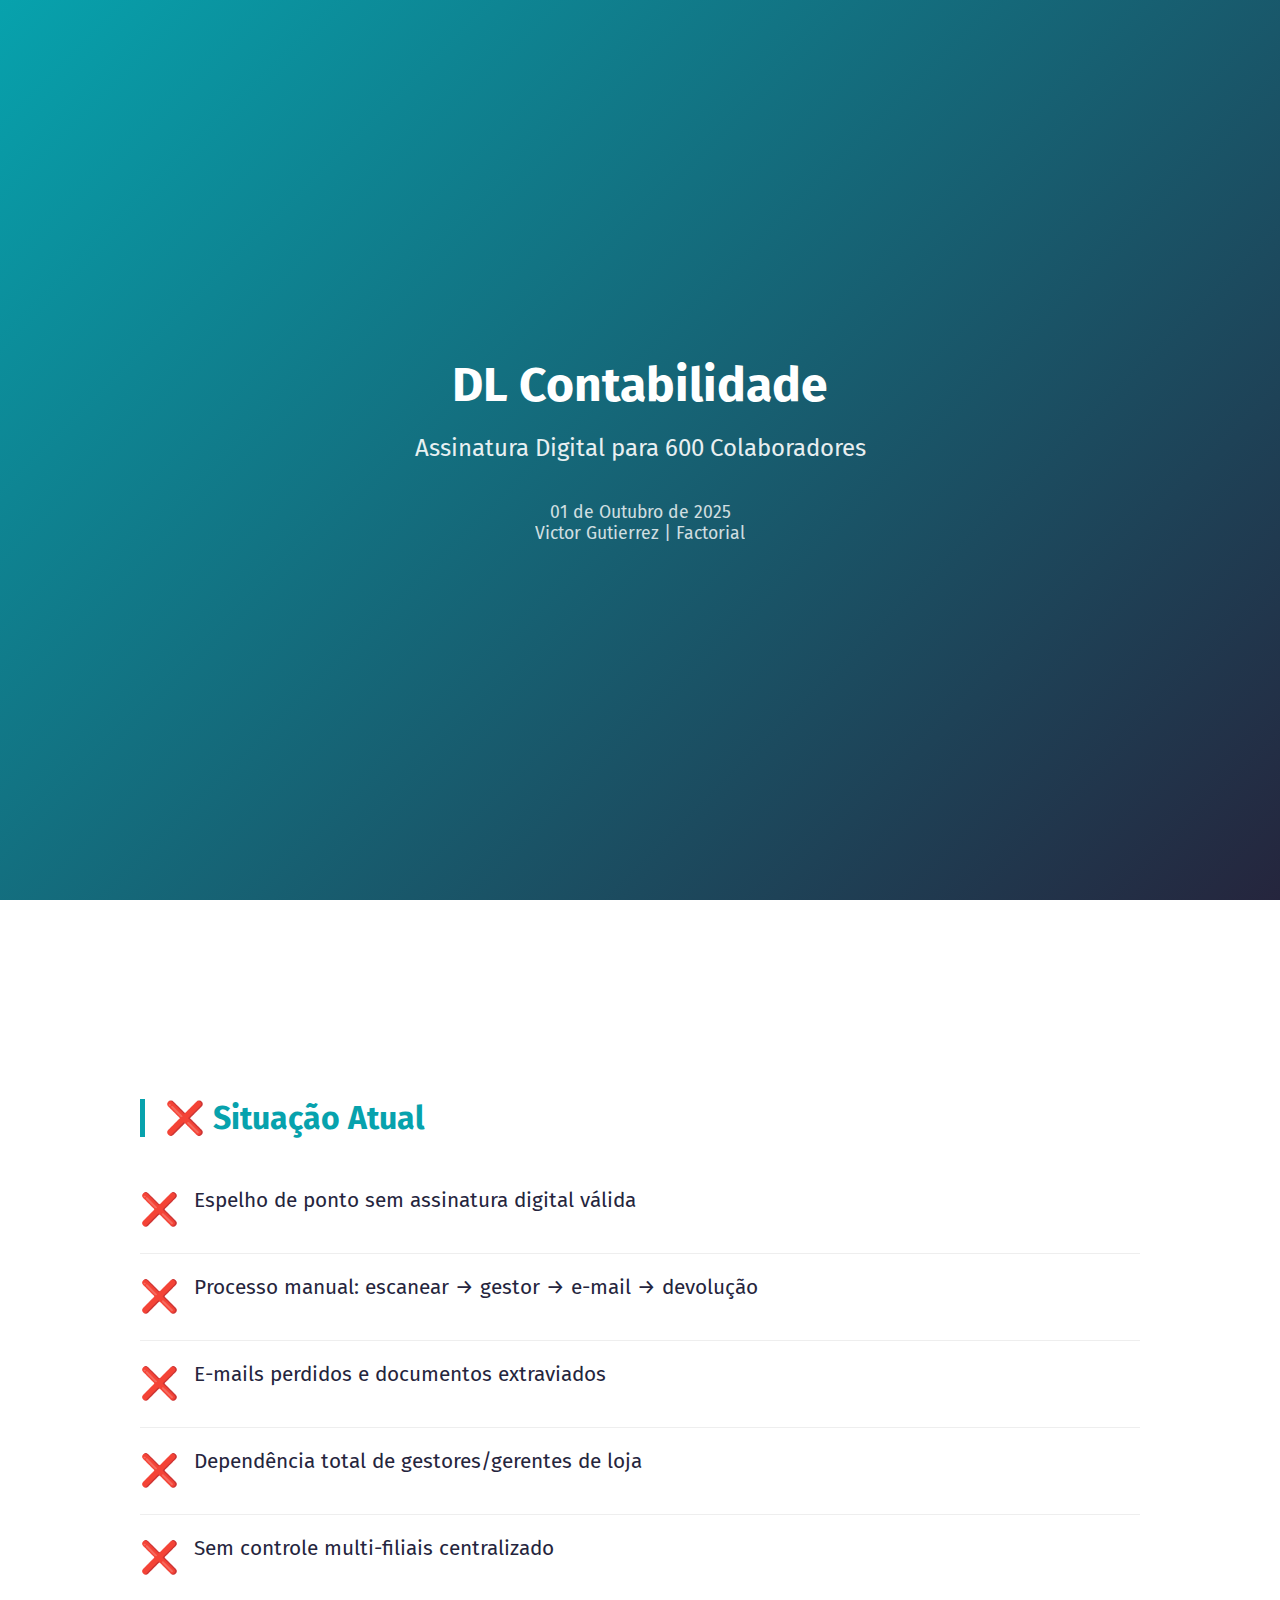
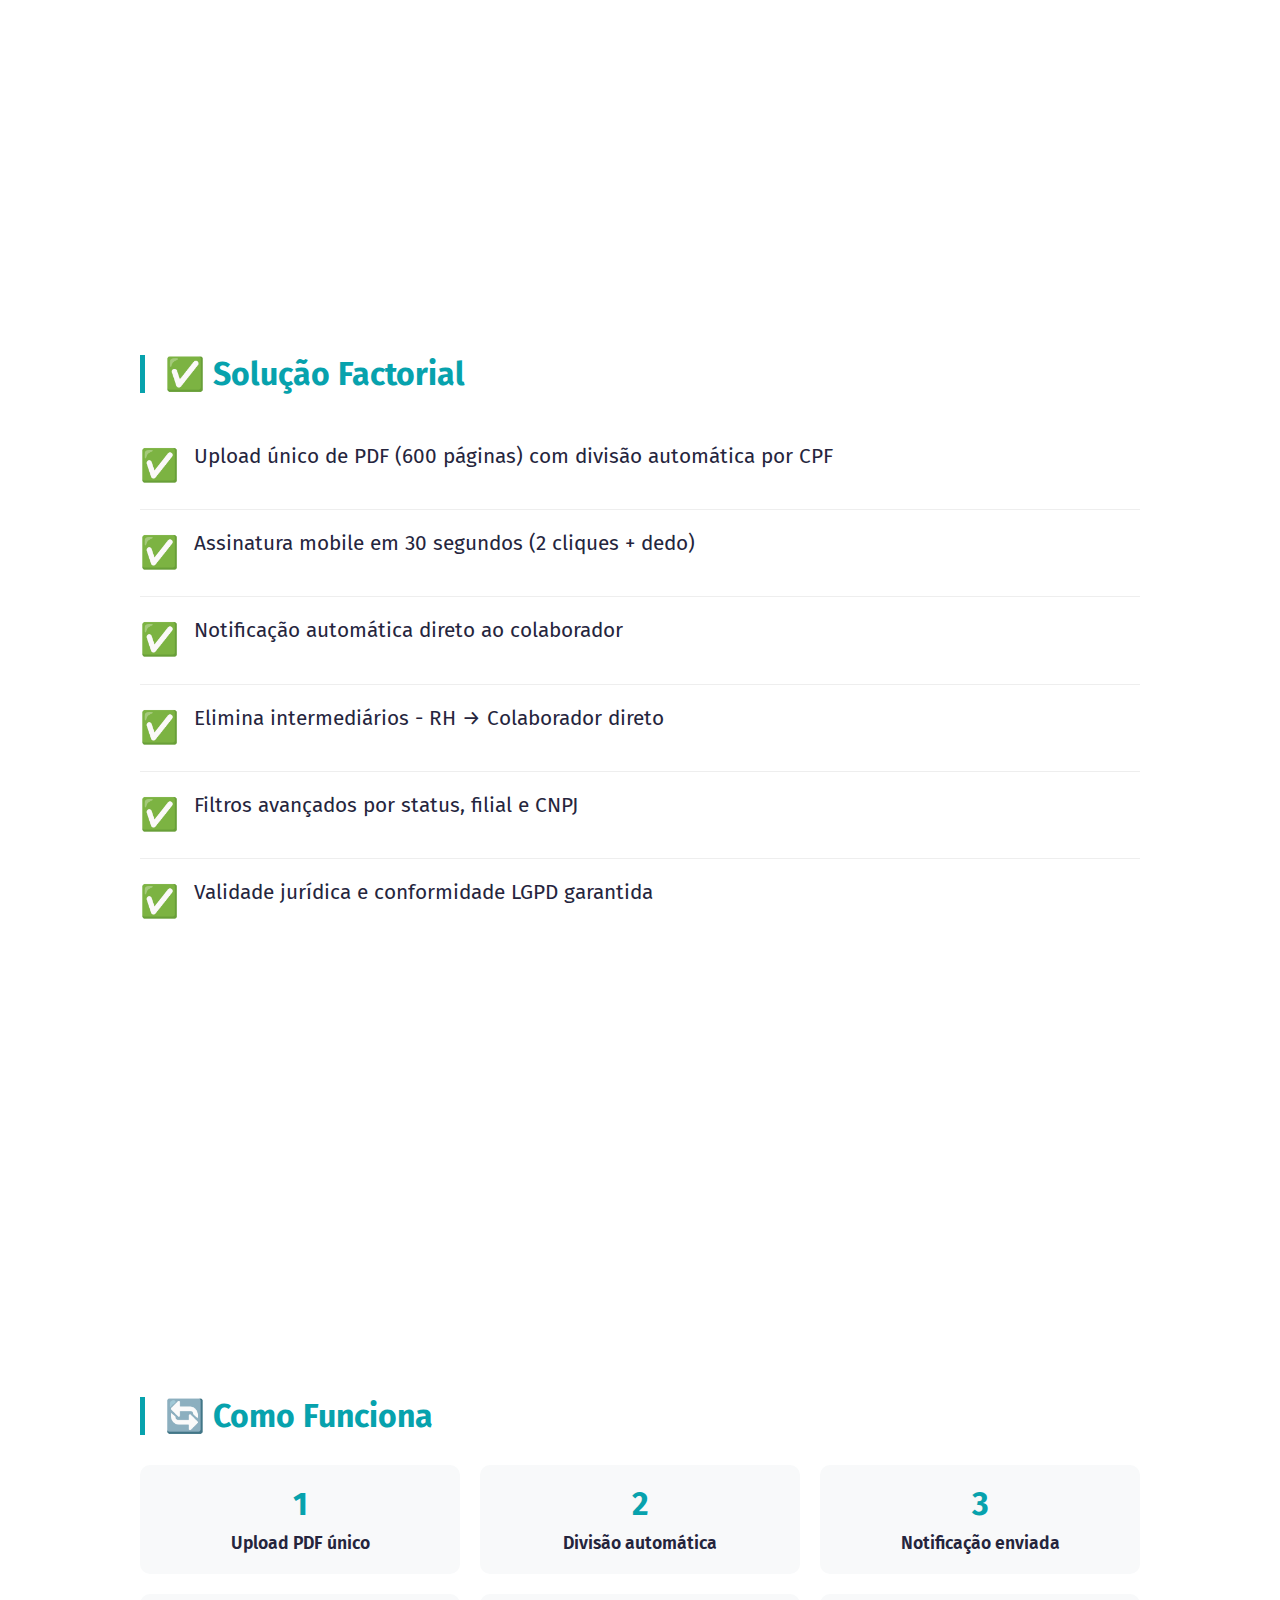
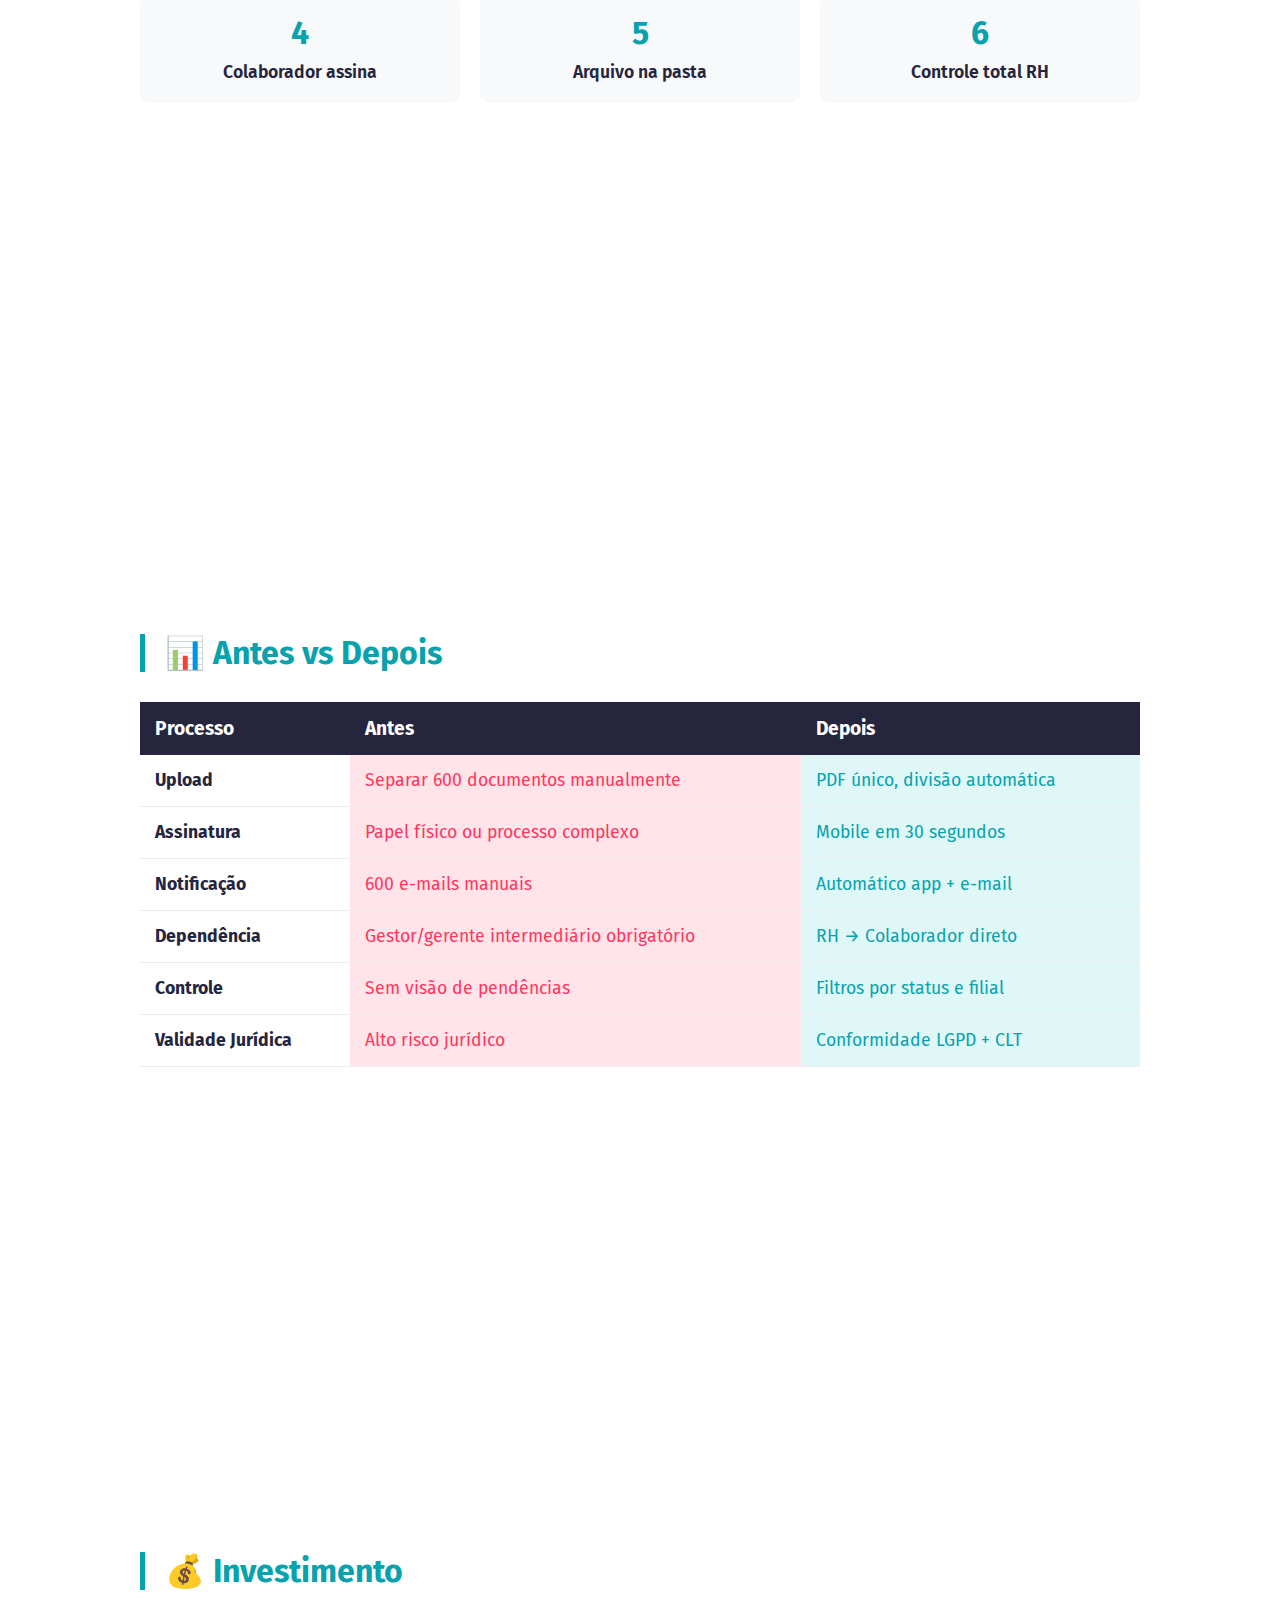
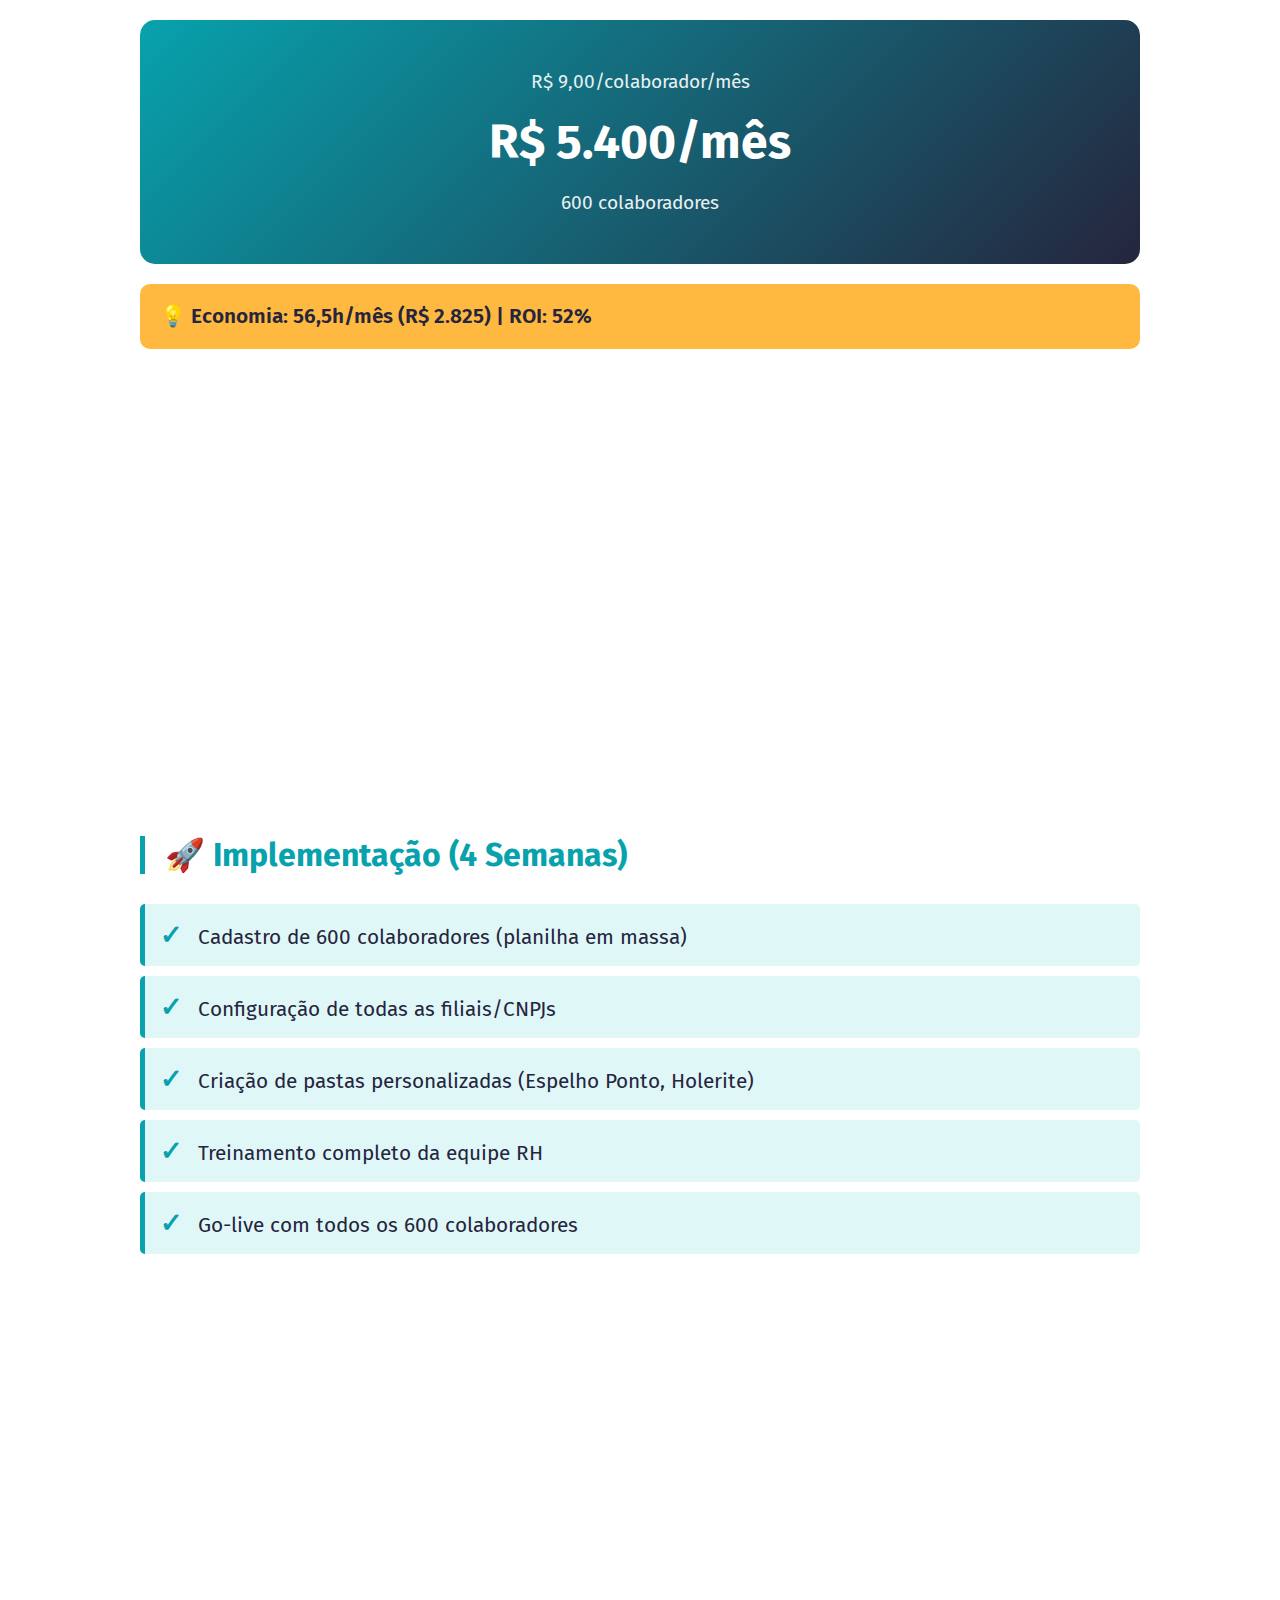
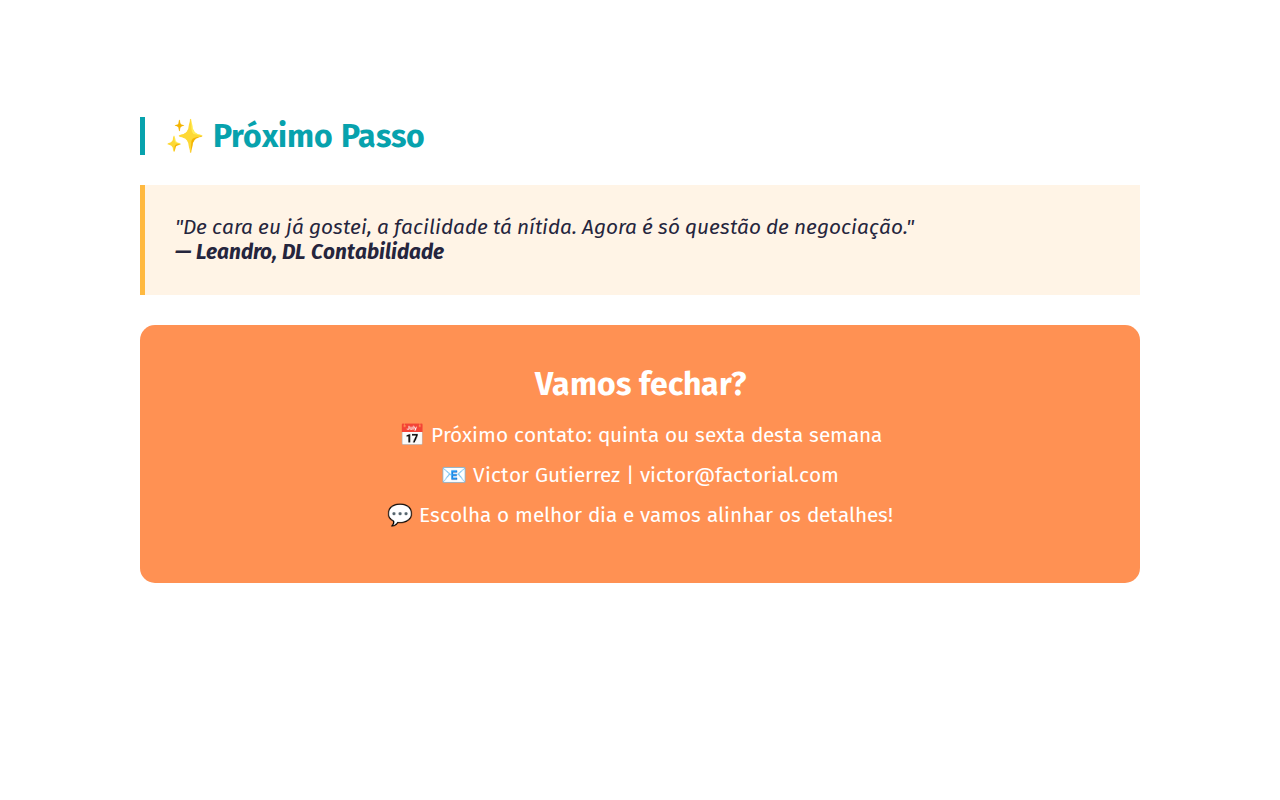
<file: Proposta_DL_Contabilidade_ENXUTA.html>
<!DOCTYPE html>
<html lang="pt-BR">
<head>
    <meta charset="UTF-8">
    <meta name="viewport" content="width=device-width, initial-scale=1.0">
    <title>Proposta DL Contabilidade - Factorial</title>
    <link rel="preconnect" href="https://fonts.googleapis.com">
    <link rel="preconnect" href="https://fonts.gstatic.com" crossorigin>
    <link href="https://fonts.googleapis.com/css2?family=Fira+Sans:wght@300;400;500;600;700&display=swap" rel="stylesheet">
    <style>
        * {
            margin: 0;
            padding: 0;
            box-sizing: border-box;
        }
        
        body {
            font-family: 'Fira Sans', sans-serif;
            color: #25253D;
            background: #f5f5f5;
        }
        
        /* SISTEMA DE SLIDES - 1 slide = 1 viewport */
        .slide {
            min-height: 100vh;
            display: flex;
            flex-direction: column;
            justify-content: center;
            padding: 60px 40px;
            page-break-after: always;
        }
        
        .container {
            max-width: 1000px;
            margin: 0 auto;
            width: 100%;
        }
        
        /* SLIDE 1: CAPA */
        .slide-capa {
            background: linear-gradient(135deg, #07A2AD, #25253D);
            color: white;
            text-align: center;
        }
        
        .slide-capa h1 {
            font-size: 3em;
            margin-bottom: 20px;
            font-weight: 700;
        }
        
        .slide-capa .subtitle {
            font-size: 1.5em;
            margin-bottom: 40px;
            opacity: 0.9;
        }
        
        .slide-capa .meta {
            font-size: 1.1em;
            opacity: 0.8;
        }
        
        /* SLIDE 2-8: CONTEÚDO */
        .slide-content {
            background: white;
        }
        
        h2 {
            font-size: 2em;
            color: #07A2AD;
            margin-bottom: 30px;
            border-left: 5px solid #07A2AD;
            padding-left: 20px;
        }
        
        /* BULLETS - máximo 6 */
        .bullet-list {
            list-style: none;
            padding: 0;
        }
        
        .bullet-list li {
            font-size: 1.3em;
            line-height: 1.8;
            padding: 15px 0;
            border-bottom: 1px solid #eee;
            display: flex;
            align-items: flex-start;
        }
        
        .bullet-list li:last-child {
            border-bottom: none;
        }
        
        .bullet-list .icon {
            font-size: 1.5em;
            margin-right: 15px;
            min-width: 35px;
        }
        
        /* TABELA ANTES/DEPOIS - 6 linhas */
        .comparison-table {
            width: 100%;
            border-collapse: collapse;
            margin-top: 20px;
        }
        
        .comparison-table th {
            background: #25253D;
            color: white;
            padding: 15px;
            font-size: 1.2em;
            text-align: left;
        }
        
        .comparison-table td {
            padding: 15px;
            font-size: 1.1em;
            border-bottom: 1px solid #eee;
        }
        
        .comparison-table .before {
            background: #FFE5E9;
            color: #FF355E;
        }
        
        .comparison-table .after {
            background: #E0F7F8;
            color: #07A2AD;
        }
        
        /* FLUXO - 6 passos */
        .flow-steps {
            display: grid;
            grid-template-columns: repeat(3, 1fr);
            gap: 20px;
            margin-top: 30px;
        }
        
        .flow-step {
            text-align: center;
            padding: 20px;
            background: #f8f9fa;
            border-radius: 10px;
        }
        
        .flow-step .number {
            font-size: 2em;
            font-weight: 700;
            color: #07A2AD;
            margin-bottom: 10px;
        }
        
        .flow-step .label {
            font-size: 1.1em;
            font-weight: 600;
        }
        
        /* INVESTIMENTO */
        .pricing-box {
            background: linear-gradient(135deg, #07A2AD, #25253D);
            color: white;
            padding: 40px;
            border-radius: 15px;
            text-align: center;
        }
        
        .pricing-box .price {
            font-size: 3em;
            font-weight: 700;
            margin: 20px 0;
        }
        
        .pricing-box .detail {
            font-size: 1.2em;
            opacity: 0.9;
            margin: 10px 0;
        }
        
        .roi-highlight {
            background: #FFB940;
            color: #25253D;
            padding: 20px;
            border-radius: 10px;
            margin-top: 20px;
            font-size: 1.3em;
            font-weight: 600;
        }
        
        /* IMPLEMENTAÇÃO - checklist 5 itens */
        .checklist {
            list-style: none;
            padding: 0;
        }
        
        .checklist li {
            font-size: 1.3em;
            padding: 15px;
            margin: 10px 0;
            background: #E0F7F8;
            border-left: 5px solid #07A2AD;
            border-radius: 5px;
        }
        
        .checklist li::before {
            content: "✓";
            color: #07A2AD;
            font-weight: 700;
            margin-right: 15px;
            font-size: 1.3em;
        }
        
        /* CTA */
        .quote-box {
            background: #FFF4E6;
            border-left: 5px solid #FFB940;
            padding: 30px;
            margin: 30px 0;
            font-size: 1.3em;
            font-style: italic;
            color: #25253D;
        }
        
        .cta-box {
            background: #FF9153;
            color: white;
            padding: 40px;
            border-radius: 15px;
            text-align: center;
            margin-top: 30px;
        }
        
        .cta-box h3 {
            font-size: 2em;
            margin-bottom: 20px;
        }
        
        .cta-box .action {
            font-size: 1.3em;
            margin: 15px 0;
        }
        
        /* RESPONSIVO */
        @media (max-width: 768px) {
            .slide {
                padding: 40px 20px;
            }
            
            .slide-capa h1 {
                font-size: 2em;
            }
            
            h2 {
                font-size: 1.5em;
            }
            
            .bullet-list li {
                font-size: 1.1em;
            }
            
            .flow-steps {
                grid-template-columns: repeat(2, 1fr);
            }
            
            .pricing-box .price {
                font-size: 2em;
            }
            
            .comparison-table {
                font-size: 0.9em;
            }
        }
        
        /* PRINT */
        @media print {
            .slide {
                page-break-after: always;
            }
        }
    </style>
</head>
<body>
    <!-- SLIDE 1: CAPA -->
    <section class="slide slide-capa">
        <div class="container">
            <h1>DL Contabilidade</h1>
            <p class="subtitle">Assinatura Digital para 600 Colaboradores</p>
            <div class="meta">
                <p>01 de Outubro de 2025</p>
                <p>Victor Gutierrez | Factorial</p>
            </div>
        </div>
    </section>

    <!-- SLIDE 2: DOR (EXATOS 5 BULLETS) -->
    <section class="slide slide-content">
        <div class="container">
            <h2>❌ Situação Atual</h2>
            <ul class="bullet-list">
                <li><span class="icon">❌</span> <span>Espelho de ponto sem assinatura digital válida</span></li>
                <li><span class="icon">❌</span> <span>Processo manual: escanear → gestor → e-mail → devolução</span></li>
                <li><span class="icon">❌</span> <span>E-mails perdidos e documentos extraviados</span></li>
                <li><span class="icon">❌</span> <span>Dependência total de gestores/gerentes de loja</span></li>
                <li><span class="icon">❌</span> <span>Sem controle multi-filiais centralizado</span></li>
            </ul>
        </div>
    </section>

    <!-- SLIDE 3: SOLUÇÃO (5-6 BULLETS) -->
    <section class="slide slide-content">
        <div class="container">
            <h2>✅ Solução Factorial</h2>
            <ul class="bullet-list">
                <li><span class="icon">✅</span> <span>Upload único de PDF (600 páginas) com divisão automática por CPF</span></li>
                <li><span class="icon">✅</span> <span>Assinatura mobile em 30 segundos (2 cliques + dedo)</span></li>
                <li><span class="icon">✅</span> <span>Notificação automática direto ao colaborador</span></li>
                <li><span class="icon">✅</span> <span>Elimina intermediários - RH → Colaborador direto</span></li>
                <li><span class="icon">✅</span> <span>Filtros avançados por status, filial e CNPJ</span></li>
                <li><span class="icon">✅</span> <span>Validade jurídica e conformidade LGPD garantida</span></li>
            </ul>
        </div>
    </section>

    <!-- SLIDE 4: FLUXO (6 PASSOS) -->
    <section class="slide slide-content">
        <div class="container">
            <h2>🔄 Como Funciona</h2>
            <div class="flow-steps">
                <div class="flow-step">
                    <div class="number">1</div>
                    <div class="label">Upload PDF único</div>
                </div>
                <div class="flow-step">
                    <div class="number">2</div>
                    <div class="label">Divisão automática</div>
                </div>
                <div class="flow-step">
                    <div class="number">3</div>
                    <div class="label">Notificação enviada</div>
                </div>
                <div class="flow-step">
                    <div class="number">4</div>
                    <div class="label">Colaborador assina</div>
                </div>
                <div class="flow-step">
                    <div class="number">5</div>
                    <div class="label">Arquivo na pasta</div>
                </div>
                <div class="flow-step">
                    <div class="number">6</div>
                    <div class="label">Controle total RH</div>
                </div>
            </div>
        </div>
    </section>

    <!-- SLIDE 5: ANTES vs DEPOIS (6 LINHAS) -->
    <section class="slide slide-content">
        <div class="container">
            <h2>📊 Antes vs Depois</h2>
            <table class="comparison-table">
                <thead>
                    <tr>
                        <th>Processo</th>
                        <th>Antes</th>
                        <th>Depois</th>
                    </tr>
                </thead>
                <tbody>
                    <tr>
                        <td><strong>Upload</strong></td>
                        <td class="before">Separar 600 documentos manualmente</td>
                        <td class="after">PDF único, divisão automática</td>
                    </tr>
                    <tr>
                        <td><strong>Assinatura</strong></td>
                        <td class="before">Papel físico ou processo complexo</td>
                        <td class="after">Mobile em 30 segundos</td>
                    </tr>
                    <tr>
                        <td><strong>Notificação</strong></td>
                        <td class="before">600 e-mails manuais</td>
                        <td class="after">Automático app + e-mail</td>
                    </tr>
                    <tr>
                        <td><strong>Dependência</strong></td>
                        <td class="before">Gestor/gerente intermediário obrigatório</td>
                        <td class="after">RH → Colaborador direto</td>
                    </tr>
                    <tr>
                        <td><strong>Controle</strong></td>
                        <td class="before">Sem visão de pendências</td>
                        <td class="after">Filtros por status e filial</td>
                    </tr>
                    <tr>
                        <td><strong>Validade Jurídica</strong></td>
                        <td class="before">Alto risco jurídico</td>
                        <td class="after">Conformidade LGPD + CLT</td>
                    </tr>
                </tbody>
            </table>
        </div>
    </section>

    <!-- SLIDE 6: INVESTIMENTO + ROI -->
    <section class="slide slide-content">
        <div class="container">
            <h2>💰 Investimento</h2>
            <div class="pricing-box">
                <div class="detail">R$ 9,00/colaborador/mês</div>
                <div class="price">R$ 5.400/mês</div>
                <div class="detail">600 colaboradores</div>
            </div>
            <div class="roi-highlight">
                💡 Economia: 56,5h/mês (R$ 2.825) | ROI: 52%
            </div>
        </div>
    </section>

    <!-- SLIDE 7: IMPLEMENTAÇÃO (5 ITENS) -->
    <section class="slide slide-content">
        <div class="container">
            <h2>🚀 Implementação (4 Semanas)</h2>
            <ul class="checklist">
                <li>Cadastro de 600 colaboradores (planilha em massa)</li>
                <li>Configuração de todas as filiais/CNPJs</li>
                <li>Criação de pastas personalizadas (Espelho Ponto, Holerite)</li>
                <li>Treinamento completo da equipe RH</li>
                <li>Go-live com todos os 600 colaboradores</li>
            </ul>
        </div>
    </section>

    <!-- SLIDE 8: CTA + PROVA SOCIAL -->
    <section class="slide slide-content">
        <div class="container">
            <h2>✨ Próximo Passo</h2>
            <div class="quote-box">
                "De cara eu já gostei, a facilidade tá nítida. Agora é só questão de negociação."<br>
                <strong>— Leandro, DL Contabilidade</strong>
            </div>
            <div class="cta-box">
                <h3>Vamos fechar?</h3>
                <p class="action">📅 Próximo contato: quinta ou sexta desta semana</p>
                <p class="action">📧 Victor Gutierrez | victor@factorial.com</p>
                <p class="action">💬 Escolha o melhor dia e vamos alinhar os detalhes!</p>
            </div>
        </div>
    </section>
</body>
</html>
</file>
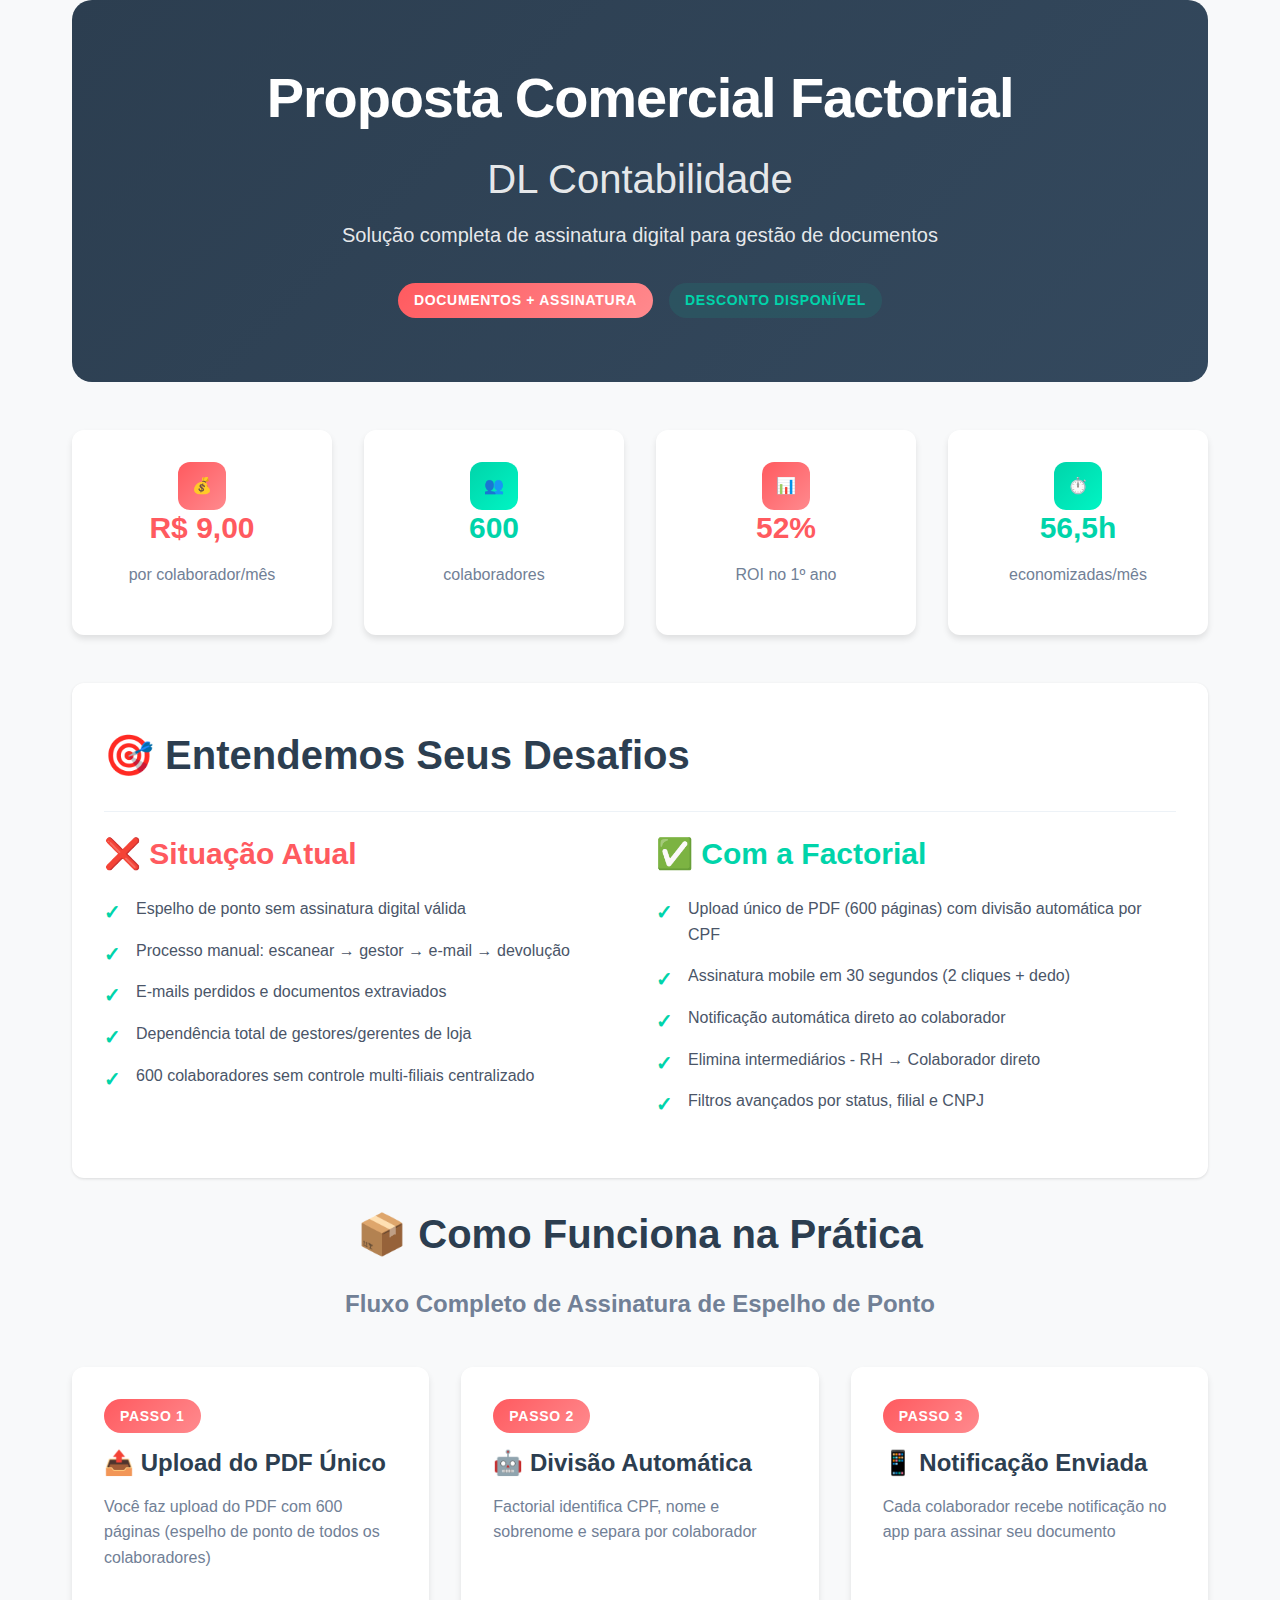
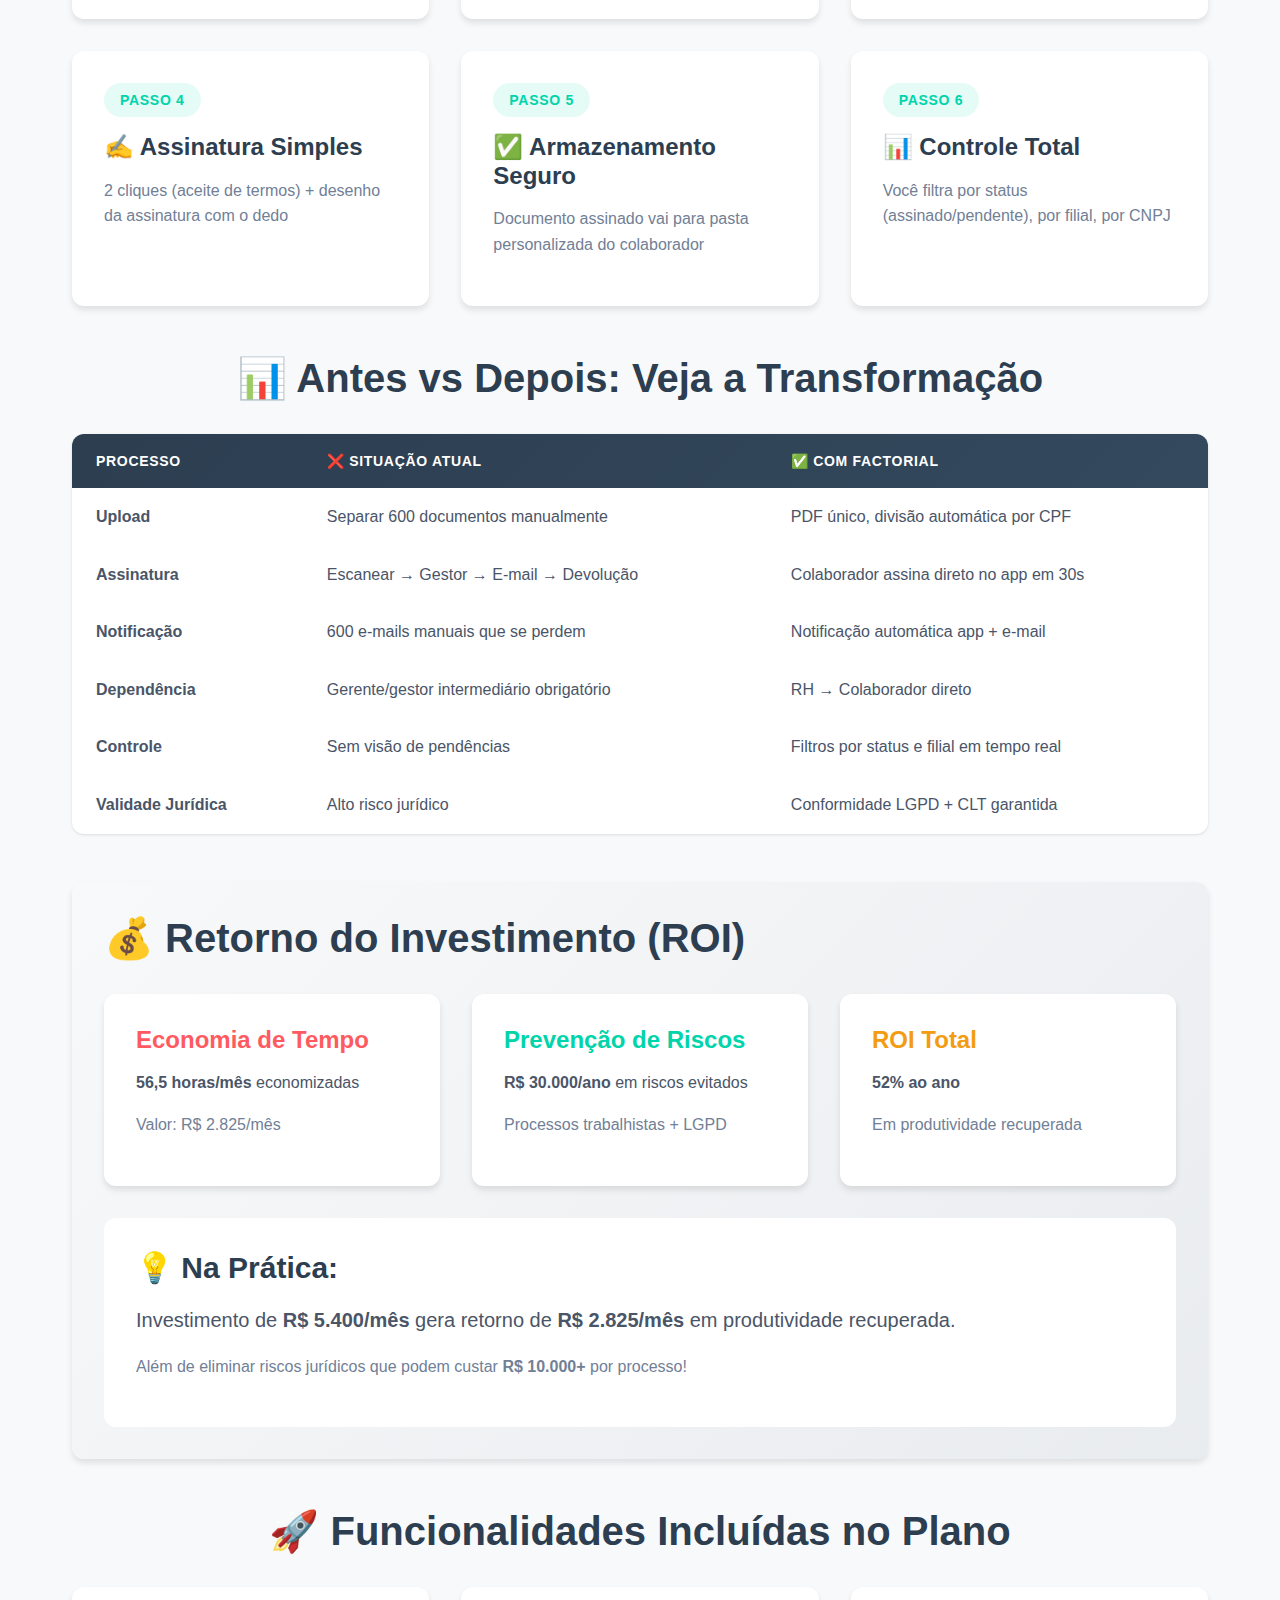
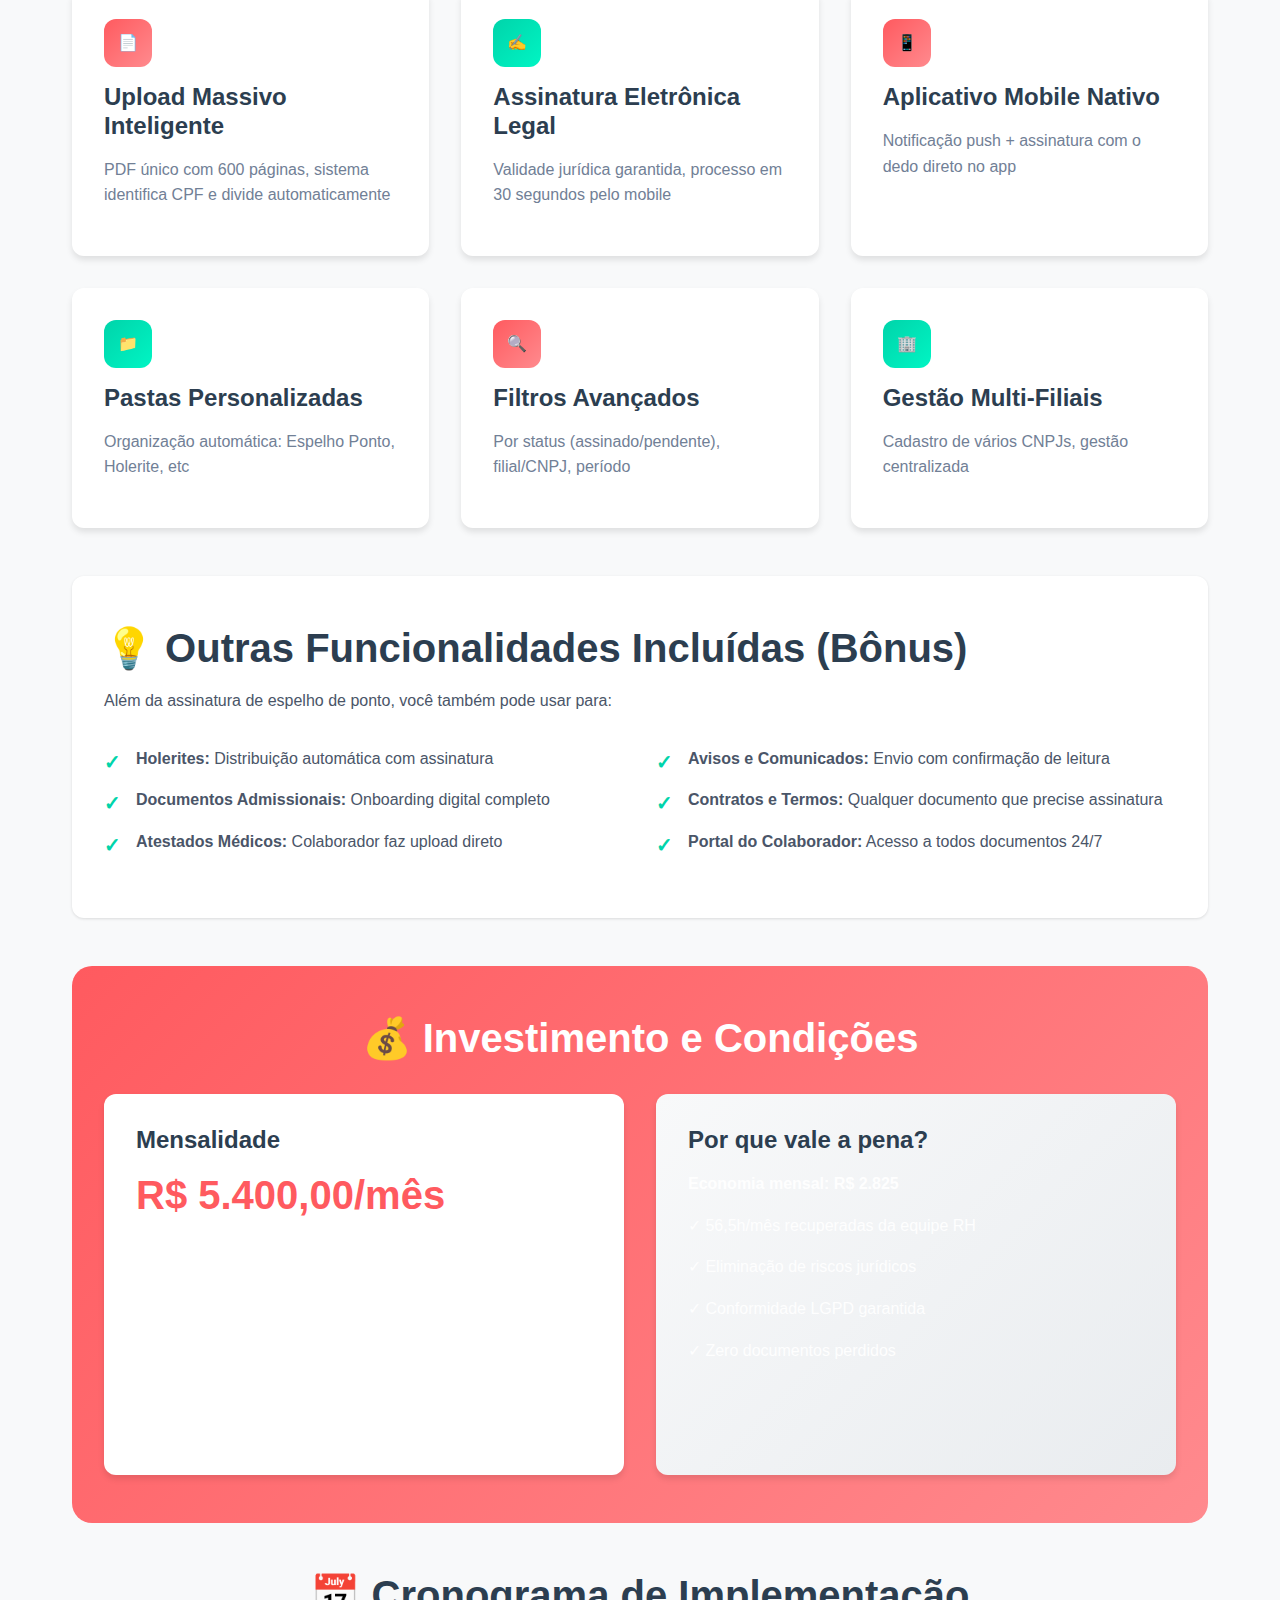
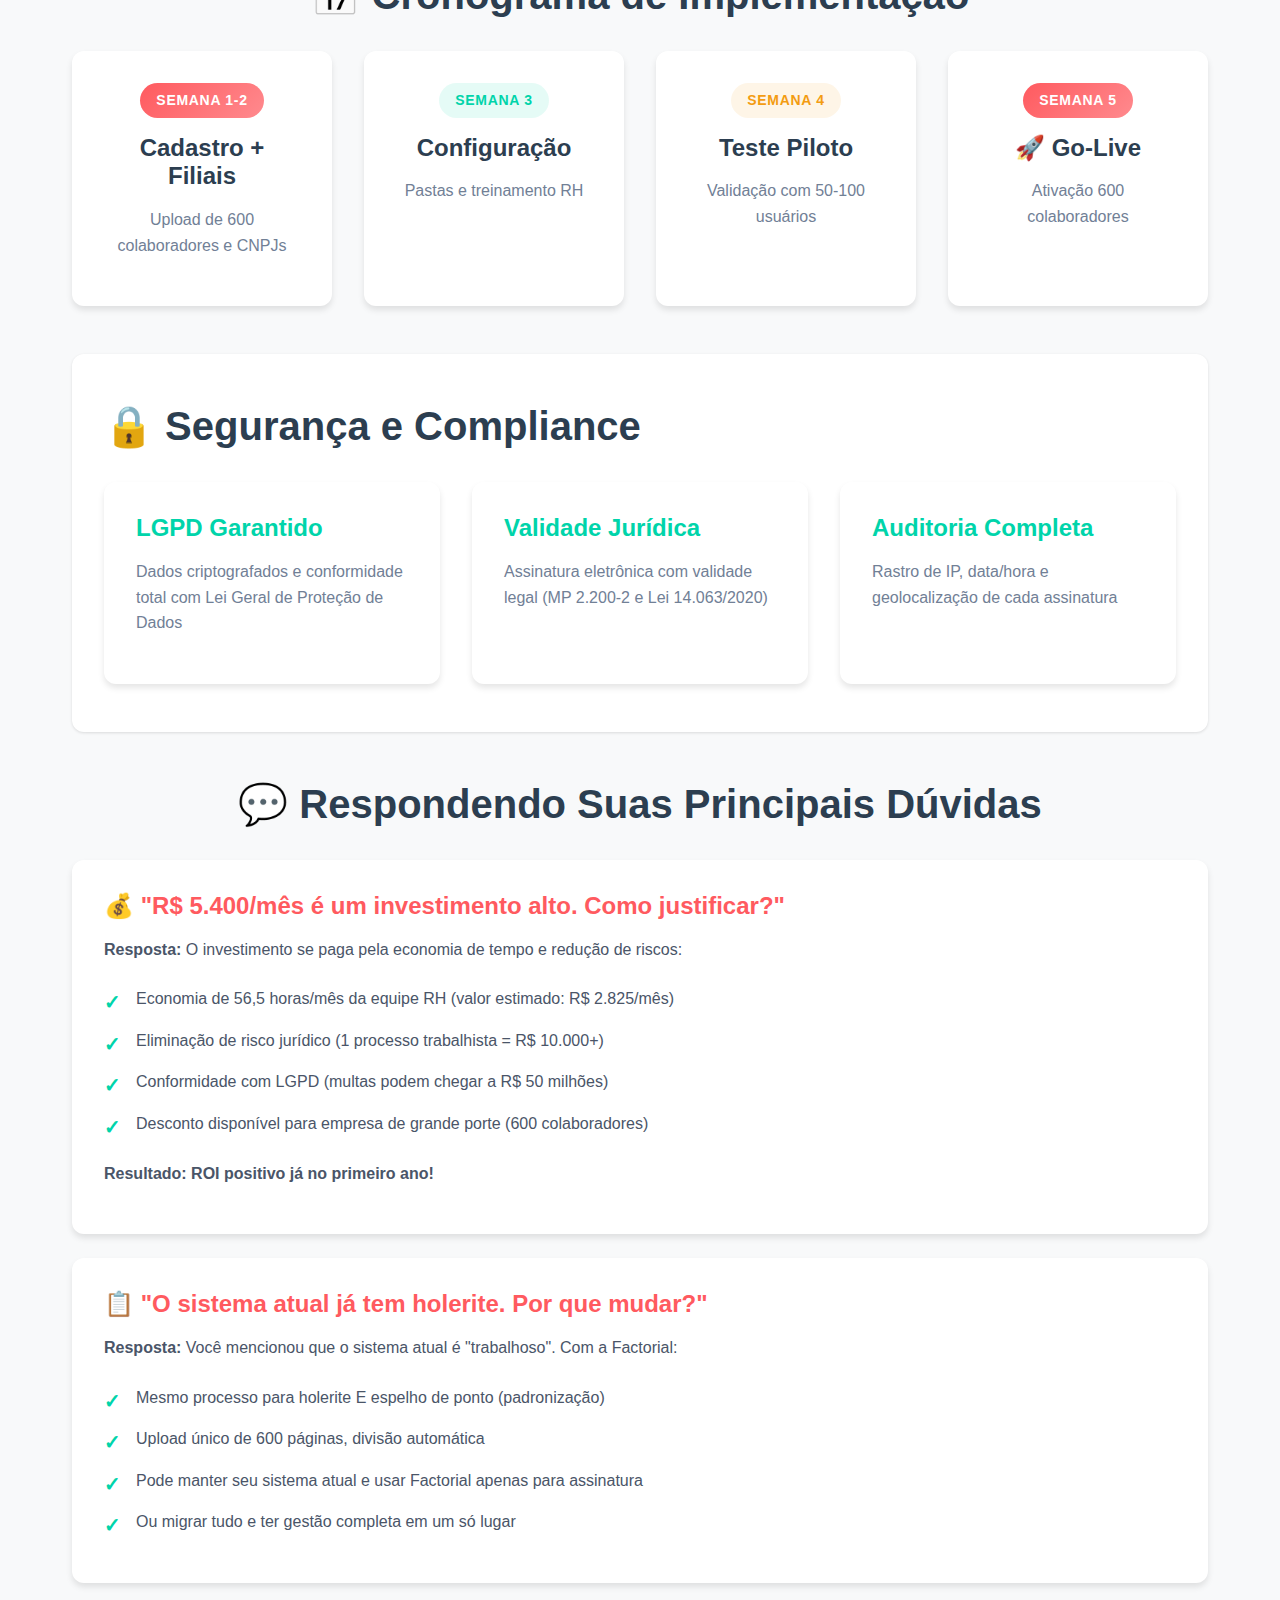
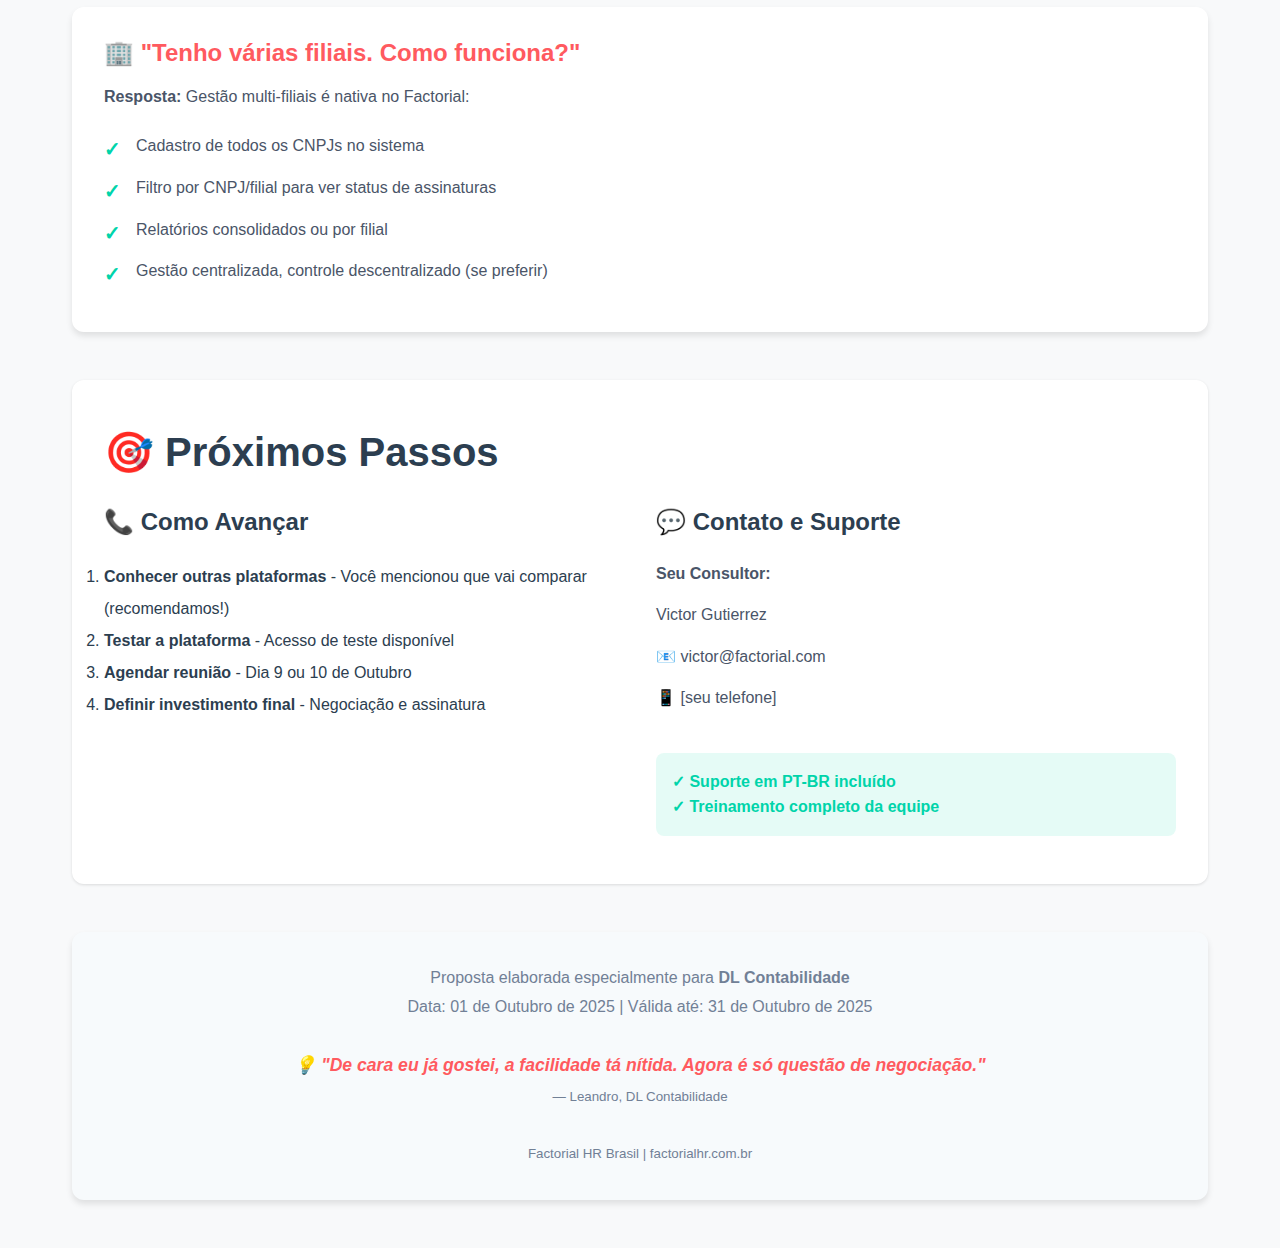
<file: Proposta_DL_Contabilidade_FINAL.html>
<!DOCTYPE html>
<html lang="pt-BR">
<head>
    <meta charset="UTF-8">
    <meta name="viewport" content="width=device-width, initial-scale=1.0">
    <title>Proposta Comercial - DL Contabilidade</title>
    
    <!-- Google Fonts -->
    <link rel="preconnect" href="https://fonts.googleapis.com">
    <link rel="preconnect" href="https://fonts.gstatic.com" crossorigin>
    <link href="https://fonts.googleapis.com/css2?family=Inter:wght@300;400;500;600;700;800&display=swap" rel="stylesheet">
    
    <link rel="stylesheet" href="factorial_style.css">
</head>
<body>
    
    <!-- HERO SECTION -->
    <div class="container">
        <div class="section-hero">
            <h1>Proposta Comercial Factorial</h1>
            <h2 style="color: rgba(255,255,255,0.9); font-weight: 400; margin-top: 0.5rem;">
                DL Contabilidade
            </h2>
            <p>Solução completa de assinatura digital para gestão de documentos</p>
            <div style="display: flex; gap: 1rem; justify-content: center; margin-top: 2rem; flex-wrap: wrap;">
                <span class="badge badge-primary">Documentos + Assinatura</span>
                <span class="badge badge-success">Desconto Disponível</span>
            </div>
        </div>
    </div>

    <!-- VALORES EM DESTAQUE -->
    <div class="container">
        <div class="grid-4" style="margin-bottom: 3rem;">
            <div class="card text-center">
                <div class="icon icon-primary" style="margin: 0 auto;">💰</div>
                <h3 style="color: var(--factorial-coral);">R$ 9,00</h3>
                <p class="text-muted">por colaborador/mês</p>
            </div>
            <div class="card text-center">
                <div class="icon icon-success" style="margin: 0 auto;">👥</div>
                <h3 style="color: var(--factorial-teal);">600</h3>
                <p class="text-muted">colaboradores</p>
            </div>
            <div class="card text-center">
                <div class="icon icon-primary" style="margin: 0 auto;">📊</div>
                <h3 style="color: var(--factorial-coral);">52%</h3>
                <p class="text-muted">ROI no 1º ano</p>
            </div>
            <div class="card text-center">
                <div class="icon icon-success" style="margin: 0 auto;">⏱️</div>
                <h3 style="color: var(--factorial-teal);">56,5h</h3>
                <p class="text-muted">economizadas/mês</p>
            </div>
        </div>
    </div>

    <!-- ENTENDIMENTO DAS DORES -->
    <div class="container">
        <div class="section-feature">
            <div class="card-header">
                <h2>🎯 Entendemos Seus Desafios</h2>
            </div>
            
            <div class="grid-2">
                <div>
                    <h3 style="color: var(--factorial-coral); margin-bottom: 1.5rem;">❌ Situação Atual</h3>
                    <ul class="list-factorial">
                        <li>Espelho de ponto sem assinatura digital válida</li>
                        <li>Processo manual: escanear → gestor → e-mail → devolução</li>
                        <li>E-mails perdidos e documentos extraviados</li>
                        <li>Dependência total de gestores/gerentes de loja</li>
                        <li>600 colaboradores sem controle multi-filiais centralizado</li>
                    </ul>
                </div>
                
                <div>
                    <h3 style="color: var(--factorial-teal); margin-bottom: 1.5rem;">✅ Com a Factorial</h3>
                    <ul class="list-factorial">
                        <li>Upload único de PDF (600 páginas) com divisão automática por CPF</li>
                        <li>Assinatura mobile em 30 segundos (2 cliques + dedo)</li>
                        <li>Notificação automática direto ao colaborador</li>
                        <li>Elimina intermediários - RH → Colaborador direto</li>
                        <li>Filtros avançados por status, filial e CNPJ</li>
                    </ul>
                </div>
            </div>
        </div>
    </div>

    <!-- COMO FUNCIONA -->
    <div class="container">
        <h2 class="text-center mb-4">📦 Como Funciona na Prática</h2>
        <h4 class="text-center text-muted mb-5">Fluxo Completo de Assinatura de Espelho de Ponto</h4>
        
        <div class="grid-3">
            <div class="card">
                <div class="badge badge-primary" style="margin-bottom: 1rem;">PASSO 1</div>
                <h4>📤 Upload do PDF Único</h4>
                <p class="text-muted">Você faz upload do PDF com 600 páginas (espelho de ponto de todos os colaboradores)</p>
            </div>
            
            <div class="card">
                <div class="badge badge-primary" style="margin-bottom: 1rem;">PASSO 2</div>
                <h4>🤖 Divisão Automática</h4>
                <p class="text-muted">Factorial identifica CPF, nome e sobrenome e separa por colaborador</p>
            </div>
            
            <div class="card">
                <div class="badge badge-primary" style="margin-bottom: 1rem;">PASSO 3</div>
                <h4>📱 Notificação Enviada</h4>
                <p class="text-muted">Cada colaborador recebe notificação no app para assinar seu documento</p>
            </div>
            
            <div class="card">
                <div class="badge badge-success" style="margin-bottom: 1rem;">PASSO 4</div>
                <h4>✍️ Assinatura Simples</h4>
                <p class="text-muted">2 cliques (aceite de termos) + desenho da assinatura com o dedo</p>
            </div>
            
            <div class="card">
                <div class="badge badge-success" style="margin-bottom: 1rem;">PASSO 5</div>
                <h4>✅ Armazenamento Seguro</h4>
                <p class="text-muted">Documento assinado vai para pasta personalizada do colaborador</p>
            </div>
            
            <div class="card">
                <div class="badge badge-success" style="margin-bottom: 1rem;">PASSO 6</div>
                <h4>📊 Controle Total</h4>
                <p class="text-muted">Você filtra por status (assinado/pendente), por filial, por CNPJ</p>
            </div>
        </div>
    </div>

    <!-- COMPARAÇÃO ANTES X DEPOIS -->
    <div class="container mt-5">
        <h2 class="text-center mb-4">📊 Antes vs Depois: Veja a Transformação</h2>
        
        <table>
            <thead>
                <tr>
                    <th>Processo</th>
                    <th>❌ Situação Atual</th>
                    <th>✅ Com Factorial</th>
                </tr>
            </thead>
            <tbody>
                <tr>
                    <td><strong>Upload</strong></td>
                    <td>Separar 600 documentos manualmente</td>
                    <td>PDF único, divisão automática por CPF</td>
                </tr>
                <tr>
                    <td><strong>Assinatura</strong></td>
                    <td>Escanear → Gestor → E-mail → Devolução</td>
                    <td>Colaborador assina direto no app em 30s</td>
                </tr>
                <tr>
                    <td><strong>Notificação</strong></td>
                    <td>600 e-mails manuais que se perdem</td>
                    <td>Notificação automática app + e-mail</td>
                </tr>
                <tr>
                    <td><strong>Dependência</strong></td>
                    <td>Gerente/gestor intermediário obrigatório</td>
                    <td>RH → Colaborador direto</td>
                </tr>
                <tr>
                    <td><strong>Controle</strong></td>
                    <td>Sem visão de pendências</td>
                    <td>Filtros por status e filial em tempo real</td>
                </tr>
                <tr>
                    <td><strong>Validade Jurídica</strong></td>
                    <td>Alto risco jurídico</td>
                    <td>Conformidade LGPD + CLT garantida</td>
                </tr>
            </tbody>
        </table>
    </div>

    <!-- ROI DEMONSTRADO -->
    <div class="container mt-5">
        <div class="card" style="background: linear-gradient(135deg, #f8f9fa 0%, #e9ecef 100%);">
            <h2 style="color: var(--factorial-navy);">💰 Retorno do Investimento (ROI)</h2>
            
            <div class="grid-3 mt-4">
                <div class="card">
                    <h4 style="color: var(--factorial-coral);">Economia de Tempo</h4>
                    <p><strong>56,5 horas/mês</strong> economizadas</p>
                    <p class="text-muted">Valor: R$ 2.825/mês</p>
                </div>
                <div class="card">
                    <h4 style="color: var(--factorial-teal);">Prevenção de Riscos</h4>
                    <p><strong>R$ 30.000/ano</strong> em riscos evitados</p>
                    <p class="text-muted">Processos trabalhistas + LGPD</p>
                </div>
                <div class="card">
                    <h4 style="color: var(--factorial-orange);">ROI Total</h4>
                    <p><strong>52% ao ano</strong></p>
                    <p class="text-muted">Em produtividade recuperada</p>
                </div>
            </div>
            
            <div class="mt-4 p-4 rounded-lg" style="background: white;">
                <h3>💡 Na Prática:</h3>
                <p class="text-large">
                    Investimento de <strong>R$ 5.400/mês</strong> gera retorno de 
                    <strong>R$ 2.825/mês</strong> em produtividade recuperada.
                </p>
                <p class="text-muted">
                    Além de eliminar riscos jurídicos que podem custar <strong>R$ 10.000+</strong> por processo!
                </p>
            </div>
        </div>
    </div>

    <!-- FUNCIONALIDADES INCLUÍDAS -->
    <div class="container mt-5">
        <h2 class="text-center mb-4">🚀 Funcionalidades Incluídas no Plano</h2>
        
        <div class="grid-3">
            <div class="card">
                <div class="icon icon-primary">📄</div>
                <h4>Upload Massivo Inteligente</h4>
                <p class="text-muted">PDF único com 600 páginas, sistema identifica CPF e divide automaticamente</p>
            </div>
            
            <div class="card">
                <div class="icon icon-success">✍️</div>
                <h4>Assinatura Eletrônica Legal</h4>
                <p class="text-muted">Validade jurídica garantida, processo em 30 segundos pelo mobile</p>
            </div>
            
            <div class="card">
                <div class="icon icon-primary">📱</div>
                <h4>Aplicativo Mobile Nativo</h4>
                <p class="text-muted">Notificação push + assinatura com o dedo direto no app</p>
            </div>
            
            <div class="card">
                <div class="icon icon-success">📁</div>
                <h4>Pastas Personalizadas</h4>
                <p class="text-muted">Organização automática: Espelho Ponto, Holerite, etc</p>
            </div>
            
            <div class="card">
                <div class="icon icon-primary">🔍</div>
                <h4>Filtros Avançados</h4>
                <p class="text-muted">Por status (assinado/pendente), filial/CNPJ, período</p>
            </div>
            
            <div class="card">
                <div class="icon icon-success">🏢</div>
                <h4>Gestão Multi-Filiais</h4>
                <p class="text-muted">Cadastro de vários CNPJs, gestão centralizada</p>
            </div>
        </div>
    </div>

    <!-- BÔNUS -->
    <div class="container mt-5">
        <div class="section-feature">
            <h2 style="color: var(--factorial-navy);">💡 Outras Funcionalidades Incluídas (Bônus)</h2>
            <p style="color: var(--gray-700); margin-bottom: 2rem;">
                Além da assinatura de espelho de ponto, você também pode usar para:
            </p>
            
            <div class="grid-2">
                <ul class="list-factorial">
                    <li><strong>Holerites:</strong> Distribuição automática com assinatura</li>
                    <li><strong>Documentos Admissionais:</strong> Onboarding digital completo</li>
                    <li><strong>Atestados Médicos:</strong> Colaborador faz upload direto</li>
                </ul>
                <ul class="list-factorial">
                    <li><strong>Avisos e Comunicados:</strong> Envio com confirmação de leitura</li>
                    <li><strong>Contratos e Termos:</strong> Qualquer documento que precise assinatura</li>
                    <li><strong>Portal do Colaborador:</strong> Acesso a todos documentos 24/7</li>
                </ul>
            </div>
        </div>
    </div>

    <!-- INVESTIMENTO -->
    <div class="container mt-5">
        <div class="section-cta">
            <h2>💰 Investimento e Condições</h2>
            
            <div class="grid-2 mt-4" style="text-align: left;">
                <div class="card">
                    <h4>Mensalidade</h4>
                    <h2 style="color: var(--factorial-coral); margin: 1rem 0;">R$ 5.400,00/mês</h2>
                    <p>✓ R$ 9,00 por colaborador</p>
                    <p>✓ 600 colaboradores</p>
                    <p>✓ <strong>Documentos ilimitados</strong></p>
                    <p>✓ <strong>Assinaturas ilimitadas</strong></p>
                    <p>✓ <strong>Desconto disponível</strong> para grande porte</p>
                </div>
                
                <div class="card" style="background: linear-gradient(135deg, #f8f9fa 0%, #e9ecef 100%);">
                    <h4>Por que vale a pena?</h4>
                    <p style="margin: 1rem 0;"><strong>Economia mensal: R$ 2.825</strong></p>
                    <p>✓ 56,5h/mês recuperadas da equipe RH</p>
                    <p>✓ Eliminação de riscos jurídicos</p>
                    <p>✓ Conformidade LGPD garantida</p>
                    <p>✓ Zero documentos perdidos</p>
                </div>
            </div>
        </div>
    </div>

    <!-- CRONOGRAMA -->
    <div class="container mt-5">
        <h2 class="text-center mb-4">📅 Cronograma de Implementação</h2>
        
        <div class="grid-4">
            <div class="card text-center">
                <div class="badge badge-primary" style="margin: 0 auto 1rem;">Semana 1-2</div>
                <h4>Cadastro + Filiais</h4>
                <p class="text-muted">Upload de 600 colaboradores e CNPJs</p>
            </div>
            
            <div class="card text-center">
                <div class="badge badge-success" style="margin: 0 auto 1rem;">Semana 3</div>
                <h4>Configuração</h4>
                <p class="text-muted">Pastas e treinamento RH</p>
            </div>
            
            <div class="card text-center">
                <div class="badge badge-warning" style="margin: 0 auto 1rem;">Semana 4</div>
                <h4>Teste Piloto</h4>
                <p class="text-muted">Validação com 50-100 usuários</p>
            </div>
            
            <div class="card text-center">
                <div class="badge badge-primary" style="margin: 0 auto 1rem;">Semana 5</div>
                <h4>🚀 Go-Live</h4>
                <p class="text-muted">Ativação 600 colaboradores</p>
            </div>
        </div>
    </div>

    <!-- SEGURANÇA -->
    <div class="container mt-5">
        <div class="section-feature">
            <h2 style="color: var(--factorial-navy);">🔒 Segurança e Compliance</h2>
            
            <div class="grid-3 mt-4">
                <div class="card">
                    <h4 style="color: var(--factorial-teal);">LGPD Garantido</h4>
                    <p class="text-muted">Dados criptografados e conformidade total com Lei Geral de Proteção de Dados</p>
                </div>
                <div class="card">
                    <h4 style="color: var(--factorial-teal);">Validade Jurídica</h4>
                    <p class="text-muted">Assinatura eletrônica com validade legal (MP 2.200-2 e Lei 14.063/2020)</p>
                </div>
                <div class="card">
                    <h4 style="color: var(--factorial-teal);">Auditoria Completa</h4>
                    <p class="text-muted">Rastro de IP, data/hora e geolocalização de cada assinatura</p>
                </div>
            </div>
        </div>
    </div>

    <!-- FAQ -->
    <div class="container mt-5">
        <h2 class="text-center mb-4">💬 Respondendo Suas Principais Dúvidas</h2>
        
        <div class="card mb-3">
            <h4 style="color: var(--factorial-coral);">💰 "R$ 5.400/mês é um investimento alto. Como justificar?"</h4>
            <p><strong>Resposta:</strong> O investimento se paga pela economia de tempo e redução de riscos:</p>
            <ul class="list-factorial mt-3">
                <li>Economia de 56,5 horas/mês da equipe RH (valor estimado: R$ 2.825/mês)</li>
                <li>Eliminação de risco jurídico (1 processo trabalhista = R$ 10.000+)</li>
                <li>Conformidade com LGPD (multas podem chegar a R$ 50 milhões)</li>
                <li>Desconto disponível para empresa de grande porte (600 colaboradores)</li>
            </ul>
            <p class="mt-3"><strong>Resultado: ROI positivo já no primeiro ano!</strong></p>
        </div>
        
        <div class="card mb-3">
            <h4 style="color: var(--factorial-coral);">📋 "O sistema atual já tem holerite. Por que mudar?"</h4>
            <p><strong>Resposta:</strong> Você mencionou que o sistema atual é "trabalhoso". Com a Factorial:</p>
            <ul class="list-factorial mt-3">
                <li>Mesmo processo para holerite E espelho de ponto (padronização)</li>
                <li>Upload único de 600 páginas, divisão automática</li>
                <li>Pode manter seu sistema atual e usar Factorial apenas para assinatura</li>
                <li>Ou migrar tudo e ter gestão completa em um só lugar</li>
            </ul>
        </div>
        
        <div class="card mb-3">
            <h4 style="color: var(--factorial-coral);">🏢 "Tenho várias filiais. Como funciona?"</h4>
            <p><strong>Resposta:</strong> Gestão multi-filiais é nativa no Factorial:</p>
            <ul class="list-factorial mt-3">
                <li>Cadastro de todos os CNPJs no sistema</li>
                <li>Filtro por CNPJ/filial para ver status de assinaturas</li>
                <li>Relatórios consolidados ou por filial</li>
                <li>Gestão centralizada, controle descentralizado (se preferir)</li>
            </ul>
        </div>
    </div>

    <!-- PRÓXIMOS PASSOS -->
    <div class="container mt-5 mb-5">
        <div class="section-feature">
            <h2 style="color: var(--factorial-navy);">🎯 Próximos Passos</h2>
            
            <div class="grid-2 mt-4">
                <div>
                    <h4 class="mb-3">📞 Como Avançar</h4>
                    <ol style="line-height: 2;">
                        <li><strong>Conhecer outras plataformas</strong> - Você mencionou que vai comparar (recomendamos!)</li>
                        <li><strong>Testar a plataforma</strong> - Acesso de teste disponível</li>
                        <li><strong>Agendar reunião</strong> - Dia 9 ou 10 de Outubro</li>
                        <li><strong>Definir investimento final</strong> - Negociação e assinatura</li>
                    </ol>
                </div>
                
                <div>
                    <h4 class="mb-3">💬 Contato e Suporte</h4>
                    <p><strong>Seu Consultor:</strong></p>
                    <p>Victor Gutierrez</p>
                    <p>📧 victor@factorial.com</p>
                    <p>📱 [seu telefone]</p>
                    <br>
                    <div style="background: rgba(0, 212, 170, 0.1); padding: 1rem; border-radius: 8px;">
                        <p style="margin: 0; color: var(--factorial-teal); font-weight: 600;">
                            ✓ Suporte em PT-BR incluído<br>
                            ✓ Treinamento completo da equipe
                        </p>
                    </div>
                </div>
            </div>
        </div>
    </div>

    <!-- FOOTER -->
    <div class="container mb-5">
        <div class="card text-center" style="background: var(--gray-100); border: none;">
            <p class="text-muted" style="margin: 0; line-height: 1.8;">
                Proposta elaborada especialmente para <strong>DL Contabilidade</strong><br>
                Data: 01 de Outubro de 2025 | Válida até: 31 de Outubro de 2025<br>
                <br>
                <em style="color: var(--factorial-coral); font-size: 1.1rem; font-weight: 600;">
                    💡 "De cara eu já gostei, a facilidade tá nítida. Agora é só questão de negociação."
                </em><br>
                <small style="color: var(--gray-600);">— Leandro, DL Contabilidade</small><br>
                <br>
                <small>Factorial HR Brasil | factorialhr.com.br</small>
            </p>
        </div>
    </div>

</body>
</html>
</file>
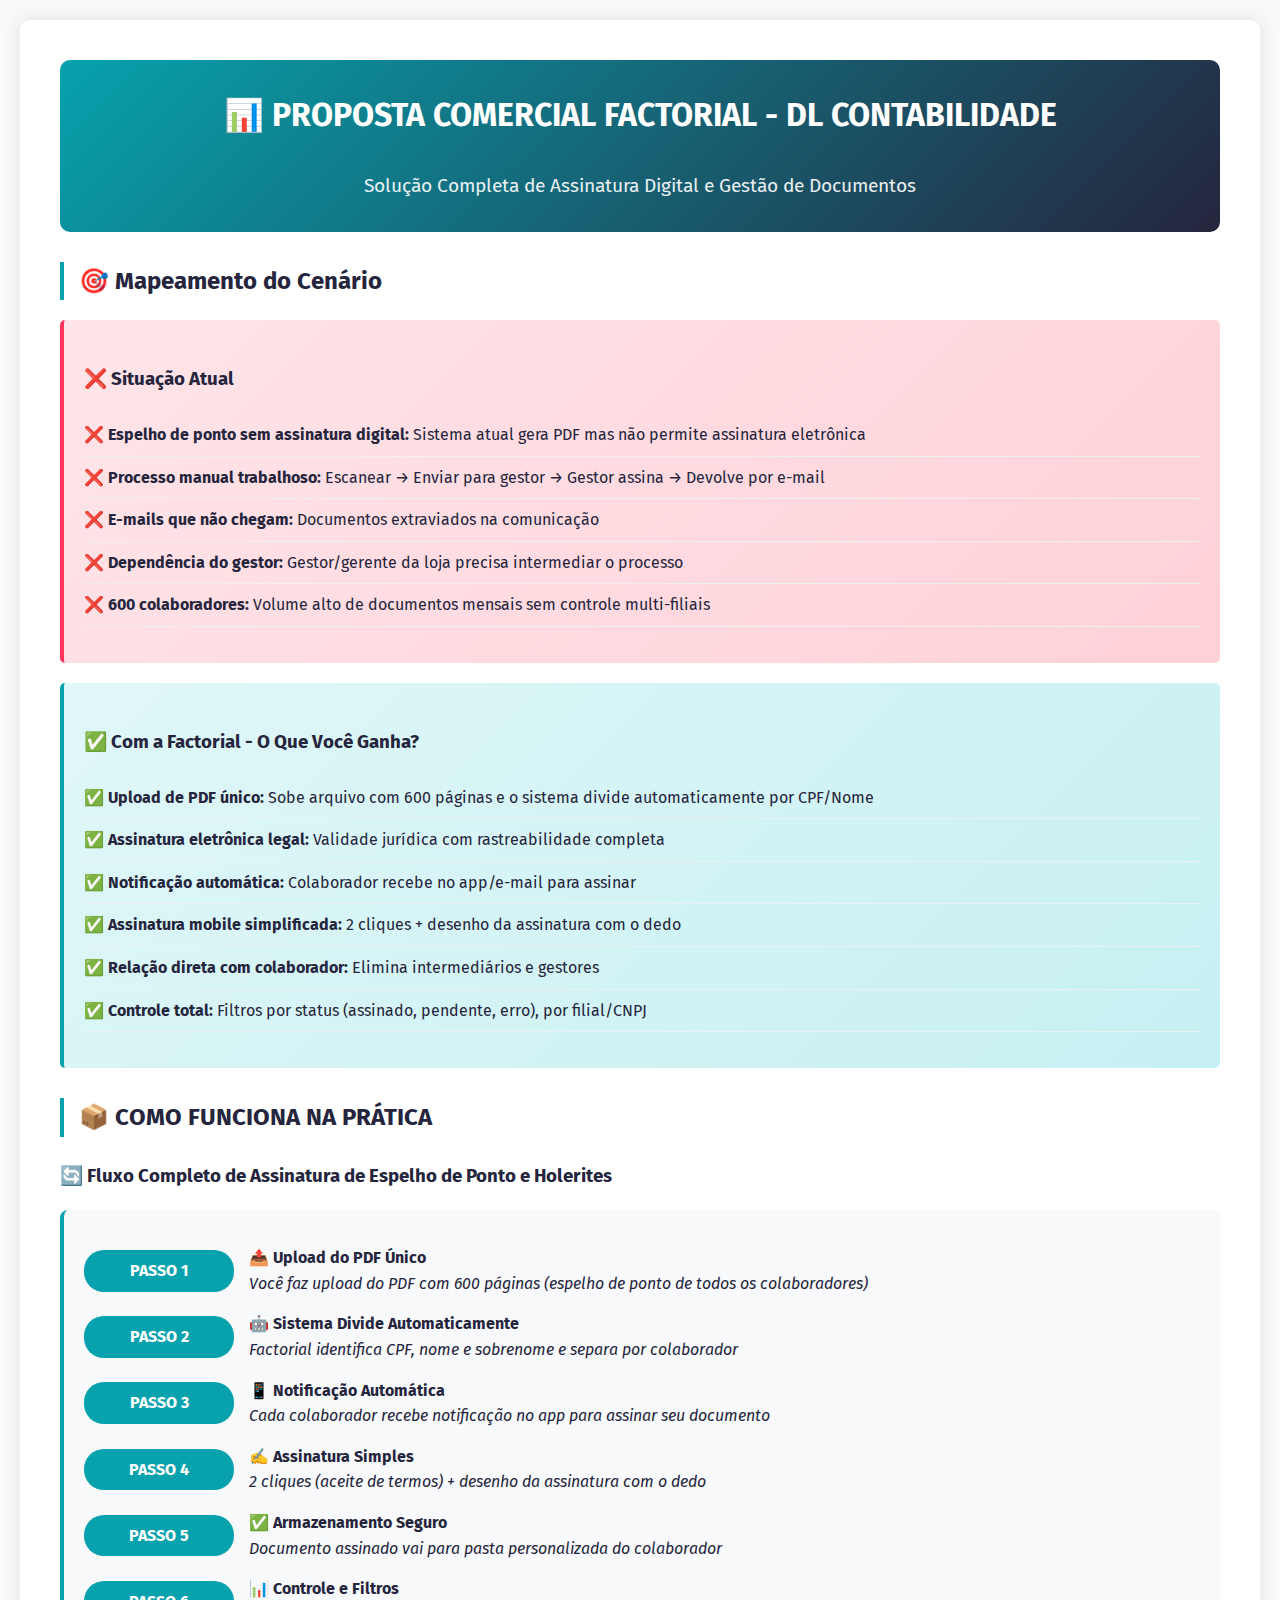
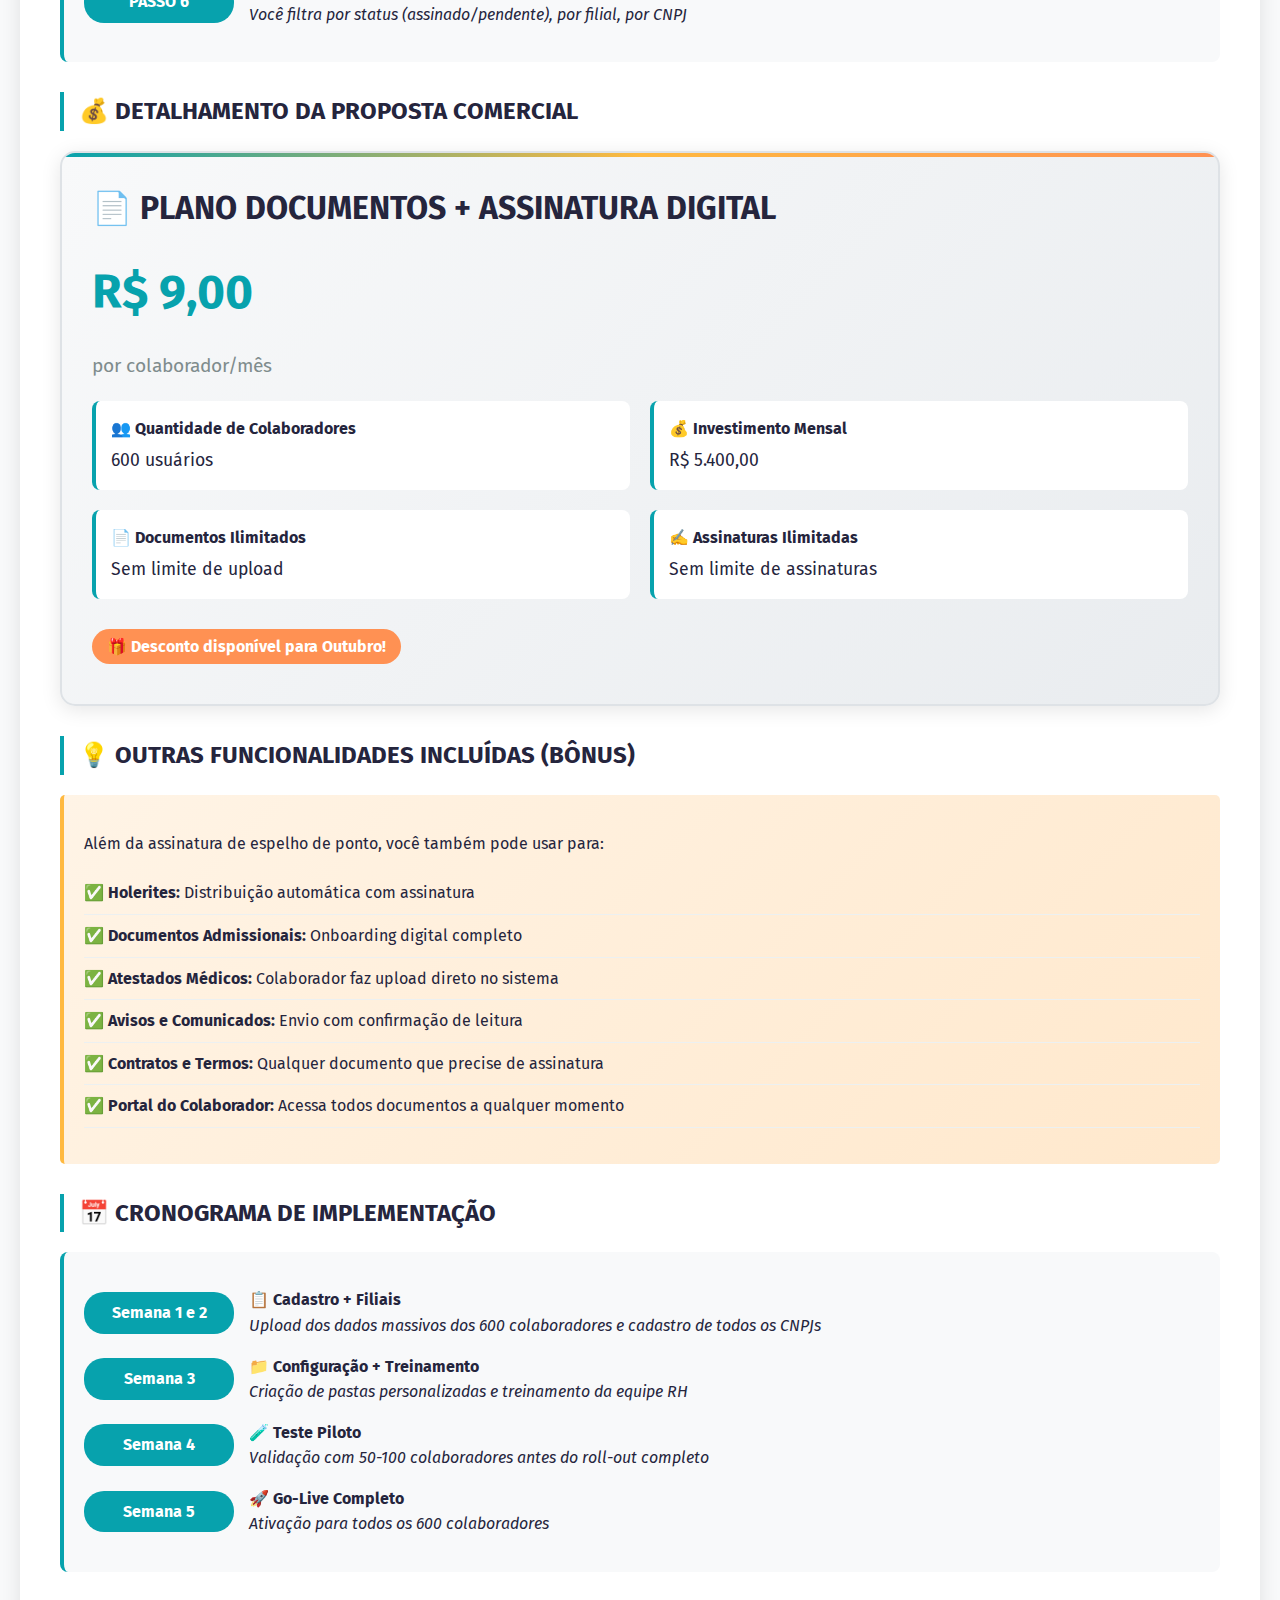
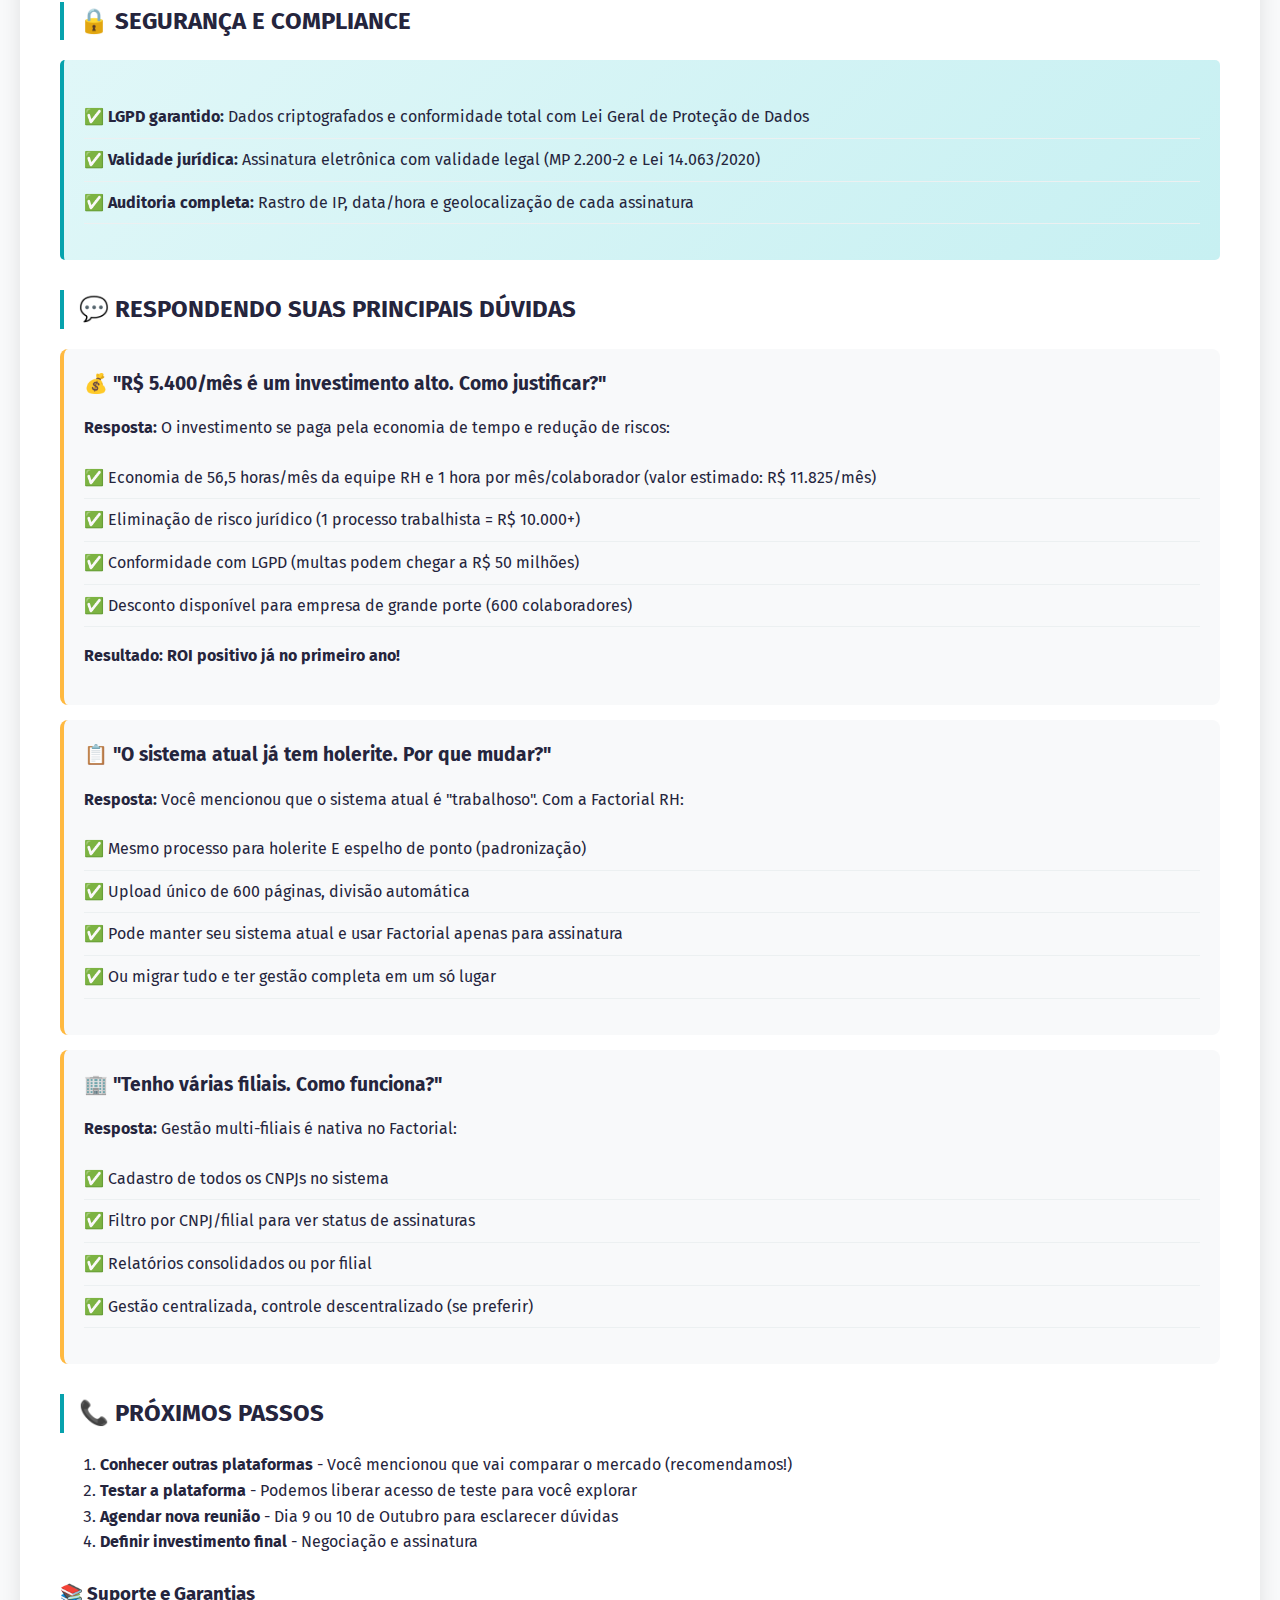
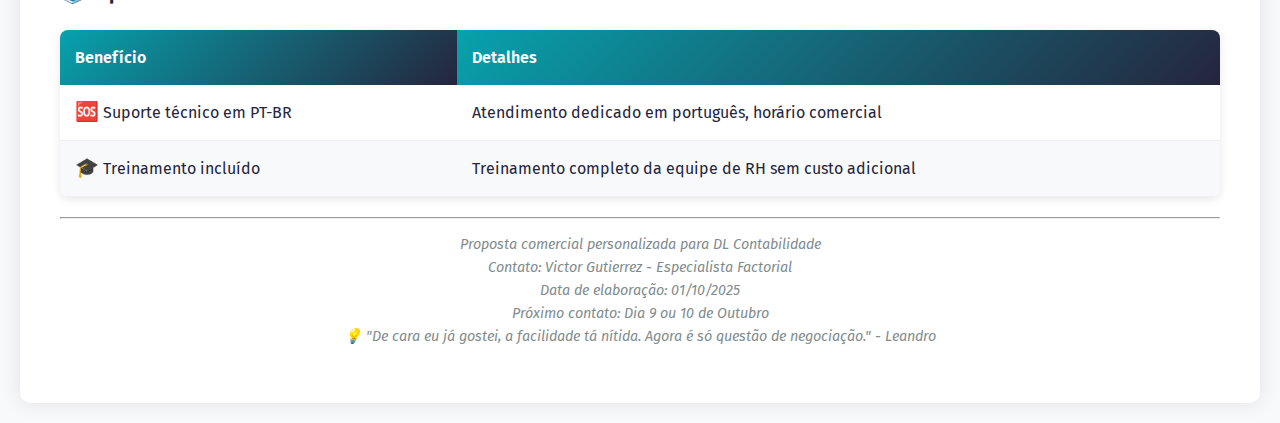
<file: Proposta_DL_Contabilidade_V2.html>
<!DOCTYPE html>
<html lang="pt-BR">
<head>
    <meta charset="UTF-8">
    <meta name="viewport" content="width=device-width, initial-scale=1.0">
    <title>Proposta Comercial Factorial RH - DL Contabilidade</title>
    <link rel="preconnect" href="https://fonts.googleapis.com">
    <link rel="preconnect" href="https://fonts.gstatic.com" crossorigin>
    <link href="https://fonts.googleapis.com/css2?family=Fira+Sans:wght@300;400;500;600;700&display=swap" rel="stylesheet">
    <style>
        body {
            font-family: 'Fira Sans', sans-serif;
            line-height: 1.6;
            margin: 0;
            padding: 20px;
            background-color: #f8f9fa;
            color: #25253D;
        }
        
        .container {
            max-width: 1200px;
            margin: 0 auto;
            background: white;
            padding: 40px;
            border-radius: 10px;
            box-shadow: 0 0 20px rgba(0,0,0,0.1);
        }
        
        h1 {
            color: #25253D;
            text-align: center;
            border-bottom: 3px solid #07A2AD;
            padding-bottom: 20px;
            margin-bottom: 30px;
        }
        
        h2 {
            color: #25253D;
            border-left: 4px solid #07A2AD;
            padding-left: 15px;
            margin-top: 30px;
        }
        
        h3 {
            color: #25253D;
            margin-top: 25px;
        }
        
        .proposal-header {
            background: linear-gradient(135deg, #07A2AD, #25253D);
            color: white;
            padding: 30px;
            border-radius: 10px;
            margin-bottom: 30px;
            text-align: center;
        }
        
        .proposal-header h1 {
            color: white;
            border: none;
            margin: 0;
        }
        
        .proposal-header p {
            font-size: 1.2em;
            margin: 10px 0 0 0;
            opacity: 0.9;
        }
        
        .pricing-card {
            background: linear-gradient(135deg, #f8f9fa, #e9ecef);
            border: 2px solid #dee2e6;
            border-radius: 15px;
            padding: 30px;
            margin: 20px 0;
            box-shadow: 0 4px 20px rgba(0,0,0,0.1);
            position: relative;
            overflow: hidden;
        }
        
        .pricing-card::before {
            content: '';
            position: absolute;
            top: 0;
            left: 0;
            right: 0;
            height: 4px;
            background: linear-gradient(90deg, #07A2AD, #FFB940, #FF9153);
        }
        
        .plan-name {
            font-size: 2em;
            font-weight: bold;
            color: #25253D;
            margin-bottom: 10px;
        }
        
        .plan-price {
            font-size: 3em;
            font-weight: bold;
            color: #07A2AD;
            margin: 20px 0;
        }
        
        .plan-details {
            display: grid;
            grid-template-columns: 1fr 1fr;
            gap: 20px;
            margin: 20px 0;
        }
        
        .detail-item {
            background: white;
            padding: 15px;
            border-radius: 8px;
            border-left: 4px solid #07A2AD;
        }
        
        .detail-label {
            font-weight: bold;
            color: #25253D;
            margin-bottom: 5px;
        }
        
        .detail-value {
            color: #25253D;
            font-size: 1.1em;
        }
        
        table {
            width: 100%;
            border-collapse: collapse;
            margin: 20px 0;
            background: white;
            box-shadow: 0 2px 10px rgba(0,0,0,0.1);
            border-radius: 8px;
            overflow: hidden;
        }
        
        th {
            background: linear-gradient(135deg, #07A2AD, #25253D);
            color: white;
            padding: 15px;
            text-align: left;
            font-weight: 600;
        }
        
        td {
            padding: 12px 15px;
            border-bottom: 1px solid #ecf0f1;
        }
        
        tr:nth-child(even) {
            background-color: #f8f9fa;
        }
        
        tr:hover {
            background-color: #e8f4f8;
        }
        
        .highlight {
            background: linear-gradient(135deg, #FFF4E6, #FFE8CC);
            padding: 20px;
            border-left: 4px solid #FFB940;
            border-radius: 5px;
            margin: 20px 0;
        }
        
        .pain-point {
            background: linear-gradient(135deg, #FFE5E9, #FFD1D8);
            padding: 20px;
            border-left: 4px solid #FF355E;
            border-radius: 5px;
            margin: 20px 0;
        }
        
        .solution {
            background: linear-gradient(135deg, #E0F7F8, #C7F0F2);
            padding: 20px;
            border-left: 4px solid #07A2AD;
            border-radius: 5px;
            margin: 20px 0;
        }
        
        .feature-list {
            list-style: none;
            padding: 0;
        }
        
        .feature-list li {
            padding: 8px 0;
            border-bottom: 1px solid #ecf0f1;
        }
        
        .feature-list li:before {
            content: "✅ ";
            color: #07A2AD;
            font-weight: bold;
        }
        
        .pain-list {
            list-style: none;
            padding: 0;
        }
        
        .pain-list li {
            padding: 8px 0;
            border-bottom: 1px solid #ecf0f1;
        }
        
        .pain-list li:before {
            content: "❌ ";
            color: #FF355E;
            font-weight: bold;
        }
        
        .emoji {
            font-size: 1.2em;
        }
        
        .total-section {
            background: linear-gradient(135deg, #07A2AD, #25253D);
            color: white;
            padding: 25px;
            border-radius: 10px;
            text-align: center;
            margin: 30px 0;
        }
        
        .total-section h2 {
            color: white;
            border: none;
            margin: 0 0 15px 0;
        }
        
        .total-amount {
            font-size: 2.5em;
            font-weight: bold;
            margin: 10px 0;
        }
        
        .savings-badge {
            background: #FF9153;
            color: white;
            padding: 5px 15px;
            border-radius: 20px;
            font-weight: bold;
            display: inline-block;
            margin: 10px 0;
        }
        
        .timeline {
            background: #f8f9fa;
            padding: 20px;
            border-radius: 8px;
            border-left: 4px solid #07A2AD;
        }
        
        .timeline-item {
            display: flex;
            align-items: center;
            margin: 15px 0;
        }
        
        .timeline-date {
            background: #07A2AD;
            color: white;
            padding: 8px 15px;
            border-radius: 20px;
            font-weight: bold;
            margin-right: 15px;
            min-width: 120px;
            text-align: center;
        }
        
        .timeline-content {
            flex: 1;
        }
        
        .comparison-table {
            margin: 30px 0;
        }
        
        .comparison-table th {
            text-align: center;
        }
        
        .comparison-table .before {
            background: #FF355E;
        }
        
        .comparison-table .after {
            background: #07A2AD;
        }
        
        .roi-bullets {
            list-style: none;
            padding: 0;
        }
        
        .roi-bullets li {
            font-size: 1.3em;
            padding: 15px;
            margin: 10px 0;
            background: #E0F7F8;
            border-left: 5px solid #07A2AD;
            border-radius: 5px;
        }
        
        .roi-bullets li::before {
            content: "💡 ";
            margin-right: 10px;
        }
        
        .faq-item {
            background: #f8f9fa;
            padding: 20px;
            margin: 15px 0;
            border-radius: 8px;
            border-left: 4px solid #FFB940;
        }
        
        .faq-question {
            font-weight: bold;
            color: #25253D;
            font-size: 1.2em;
            margin-bottom: 10px;
        }
        
        /* Responsividade para Mobile */
        @media screen and (max-width: 768px) {
            body {
                padding: 5px;
            }
            
            .container {
                padding: 15px;
                border-radius: 5px;
            }
            
            h1 {
                font-size: 1.3em;
                word-wrap: break-word;
            }
            
            h2 {
                font-size: 1.2em;
                padding-left: 10px;
            }
            
            h3 {
                font-size: 1em;
            }
            
            .plan-price {
                font-size: 1.8em;
            }
            
            .total-amount {
                font-size: 1.5em;
            }
            
            .plan-details {
                grid-template-columns: 1fr;
                gap: 10px;
            }
            
            .detail-item {
                padding: 10px;
            }
            
            table {
                font-size: 0.75em;
                display: block;
                overflow-x: auto;
                white-space: nowrap;
                -webkit-overflow-scrolling: touch;
            }
            
            th, td {
                padding: 6px 8px;
                min-width: 80px;
            }
            
            th {
                font-size: 0.85em;
            }
            
            .emoji {
                font-size: 1em;
            }
            
            .timeline-item {
                flex-direction: column;
                align-items: flex-start;
            }
            
            .timeline-date {
                margin-bottom: 10px;
                margin-right: 0;
                font-size: 0.85em;
                min-width: auto;
                padding: 6px 12px;
            }
            
            .timeline-content {
                font-size: 0.9em;
            }
            
            .proposal-header {
                padding: 15px;
            }
            
            .proposal-header h1 {
                font-size: 1.2em;
                line-height: 1.3;
            }
            
            .proposal-header p {
                font-size: 0.9em;
            }
            
            .pricing-card,
            .total-section {
                padding: 15px;
            }
            
            .plan-name {
                font-size: 1.3em;
            }
            
            .savings-badge {
                font-size: 0.8em;
                padding: 4px 8px;
                display: block;
                text-align: center;
            }
            
            .highlight,
            .pain-point,
            .solution {
                padding: 15px;
                font-size: 0.9em;
            }
            
            ul, ol {
                padding-left: 20px;
            }
            
            .feature-list li,
            .pain-list li {
                font-size: 0.9em;
                padding: 6px 0;
            }
        }
        
        @media screen and (min-width: 769px) and (max-width: 1024px) {
            .container {
                padding: 30px;
            }
            
            .plan-details {
                gap: 15px;
            }
        }
        
        @media print {
            body {
                background: white;
            }
            .container {
                box-shadow: none;
                padding: 0;
            }
        }
    </style>
</head>
<body>
    <div class="container">
        <!-- HEADER (MANTER INTACTO) -->
        <div class="proposal-header">
            <h1>📊 PROPOSTA COMERCIAL FACTORIAL - DL CONTABILIDADE</h1>
            <p>Solução Completa de Assinatura Digital e Gestão de Documentos</p>
        </div>

        <!-- SITUAÇÃO ATUAL (MANTER INTACTO) -->
        <h2>🎯 Mapeamento do Cenário </h2>
        
        <div class="pain-point">
            <h3>❌ Situação Atual </h3>
            <ul class="pain-list">
                <li><strong>Espelho de ponto sem assinatura digital:</strong> Sistema atual gera PDF mas não permite assinatura eletrônica</li>
                <li><strong>Processo manual trabalhoso:</strong> Escanear → Enviar para gestor → Gestor assina → Devolve por e-mail</li>
                <li><strong>E-mails que não chegam:</strong> Documentos extraviados na comunicação</li>
                <li><strong>Dependência do gestor:</strong> Gestor/gerente da loja precisa intermediar o processo</li>
                <li><strong>600 colaboradores:</strong> Volume alto de documentos mensais sem controle multi-filiais</li>
            </ul>
        </div>

        <!-- SOLUÇÃO FACTORIAL (MANTER INTACTO) -->
        <div class="solution">
            <h3>✅ Com a Factorial - O Que Você Ganha?</h3>
            <ul class="feature-list">
                <li><strong>Upload de PDF único:</strong> Sobe arquivo com 600 páginas e o sistema divide automaticamente por CPF/Nome</li>
                <li><strong>Assinatura eletrônica legal:</strong> Validade jurídica com rastreabilidade completa</li>
                <li><strong>Notificação automática:</strong> Colaborador recebe no app/e-mail para assinar</li>
                <li><strong>Assinatura mobile simplificada:</strong> 2 cliques + desenho da assinatura com o dedo</li>
                <li><strong>Relação direta com colaborador:</strong> Elimina intermediários e gestores</li>
                <li><strong>Controle total:</strong> Filtros por status (assinado, pendente, erro), por filial/CNPJ</li>
            </ul>
        </div>
        
        <!-- FLUXO PASSO-A-PASSO (MANTER INTACTO) -->
        <h2>📦 COMO FUNCIONA NA PRÁTICA</h2>

        <h3>🔄 Fluxo Completo de Assinatura de Espelho de Ponto e Holerites</h3>
        <div class="timeline">
            <div class="timeline-item">
                <div class="timeline-date">PASSO 1</div>
                <div class="timeline-content">
                    <strong>📤 Upload do PDF Único</strong><br>
                    <em>Você faz upload do PDF com 600 páginas (espelho de ponto de todos os colaboradores)</em>
                </div>
            </div>
            <div class="timeline-item">
                <div class="timeline-date">PASSO 2</div>
                <div class="timeline-content">
                    <strong>🤖 Sistema Divide Automaticamente</strong><br>
                    <em>Factorial identifica CPF, nome e sobrenome e separa por colaborador</em>
                </div>
            </div>
            <div class="timeline-item">
                <div class="timeline-date">PASSO 3</div>
                <div class="timeline-content">
                    <strong>📱 Notificação Automática</strong><br>
                    <em>Cada colaborador recebe notificação no app para assinar seu documento</em>
                </div>
            </div>
            <div class="timeline-item">
                <div class="timeline-date">PASSO 4</div>
                <div class="timeline-content">
                    <strong>✍️ Assinatura Simples</strong><br>
                    <em>2 cliques (aceite de termos) + desenho da assinatura com o dedo</em>
                </div>
            </div>
            <div class="timeline-item">
                <div class="timeline-date">PASSO 5</div>
                <div class="timeline-content">
                    <strong>✅ Armazenamento Seguro</strong><br>
                    <em>Documento assinado vai para pasta personalizada do colaborador</em>
                </div>
            </div>
            <div class="timeline-item">
                <div class="timeline-date">PASSO 6</div>
                <div class="timeline-content">
                    <strong>📊 Controle e Filtros</strong><br>
                    <em>Você filtra por status (assinado/pendente), por filial, por CNPJ</em>
                </div>
            </div>
        </div>
		
		<!-- PLANO COMERCIAL (MANTER INTACTO) -->
        <h2>💰 DETALHAMENTO DA PROPOSTA COMERCIAL</h2>

        <div class="pricing-card">
            <div class="plan-name">📄 PLANO DOCUMENTOS + ASSINATURA DIGITAL</div>
            <div class="plan-price">R$ 9,00</div>
            <p style="text-align: left; font-size: 1.2em; color: #7f8c8d; margin: 0;">por colaborador/mês</p>
            
            <div class="plan-details">
                <div class="detail-item">
                    <div class="detail-label">👥 Quantidade de Colaboradores</div>
                    <div class="detail-value">600 usuários</div>
                </div>
                <div class="detail-item">
                    <div class="detail-label">💰 Investimento Mensal</div>
                    <div class="detail-value">R$ 5.400,00</div>
                </div>
                <div class="detail-item">
                    <div class="detail-label">📄 Documentos Ilimitados</div>
                    <div class="detail-value">Sem limite de upload</div>
                </div>
                <div class="detail-item">
                    <div class="detail-label">✍️ Assinaturas Ilimitadas</div>
                    <div class="detail-value">Sem limite de assinaturas</div>
                </div>
            </div>
            
            <div class="savings-badge">
                🎁 Desconto disponível para Outubro!
            </div>
        </div>
      

        <!-- FUNCIONALIDADES BÔNUS (MANTER INTACTO - JÁ LINDO) -->
        <h2>💡 OUTRAS FUNCIONALIDADES INCLUÍDAS (BÔNUS)</h2>
        <div class="highlight">
            <p>Além da assinatura de espelho de ponto, você também pode usar para:</p>
            <ul class="feature-list">
                <li><strong>Holerites:</strong> Distribuição automática com assinatura</li>
                <li><strong>Documentos Admissionais:</strong> Onboarding digital completo</li>
                <li><strong>Atestados Médicos:</strong> Colaborador faz upload direto no sistema</li>
                <li><strong>Avisos e Comunicados:</strong> Envio com confirmação de leitura</li>
                <li><strong>Contratos e Termos:</strong> Qualquer documento que precise de assinatura</li>
                <li><strong>Portal do Colaborador:</strong> Acessa todos documentos a qualquer momento</li>
            </ul>
        </div>

        <!-- CRONOGRAMA (MANTER INTACTO - JÁ LINDO) -->
        <h2>📅 CRONOGRAMA DE IMPLEMENTAÇÃO</h2>
        <div class="timeline">
            <div class="timeline-item">
                <div class="timeline-date">Semana 1 e 2</div>
                <div class="timeline-content">
                    <strong>📋 Cadastro + Filiais</strong><br>
                    <em>Upload dos dados massivos dos 600 colaboradores e cadastro de todos os CNPJs</em>
                </div>
            </div>
            <div class="timeline-item">
                <div class="timeline-date">Semana 3</div>
                <div class="timeline-content">
                    <strong>📁 Configuração + Treinamento</strong><br>
                    <em>Criação de pastas personalizadas e treinamento da equipe RH</em>
                </div>
            </div>
            <div class="timeline-item">
                <div class="timeline-date">Semana 4</div>
                <div class="timeline-content">
                    <strong>🧪 Teste Piloto</strong><br>
                    <em>Validação com 50-100 colaboradores antes do roll-out completo</em>
                </div>
            </div>
            <div class="timeline-item">
                <div class="timeline-date">Semana 5</div>
                <div class="timeline-content">
                    <strong>🚀 Go-Live Completo</strong><br>
                    <em>Ativação para todos os 600 colaboradores</em>
                </div>
            </div>
        </div>

        <!-- DIFERENCIAIS (ENXUGADO: 5 LINHAS) -->
                <!-- SEGURANÇA (ENXUGADO: 3 BULLETS) -->
        <h2>🔒 SEGURANÇA E COMPLIANCE</h2>
        <div class="solution">
            <ul class="feature-list">
                <li><strong>LGPD garantido:</strong> Dados criptografados e conformidade total com Lei Geral de Proteção de Dados</li>
                <li><strong>Validade jurídica:</strong> Assinatura eletrônica com validade legal (MP 2.200-2 e Lei 14.063/2020)</li>
                <li><strong>Auditoria completa:</strong> Rastro de IP, data/hora e geolocalização de cada assinatura</li>
            </ul>
        </div>

        <!-- FAQ (ENXUGADO: 3 PERGUNTAS) -->
        <h2>💬 RESPONDENDO SUAS PRINCIPAIS DÚVIDAS</h2>
        
        <div class="faq-item">
            <div class="faq-question">💰 "R$ 5.400/mês é um investimento alto. Como justificar?"</div>
            <p><strong>Resposta:</strong> O investimento se paga pela economia de tempo e redução de riscos:</p>
            <ul class="feature-list">
                <li>Economia de 56,5 horas/mês da equipe RH e 1 hora por mês/colaborador (valor estimado: R$ 11.825/mês)</li>
                <li>Eliminação de risco jurídico (1 processo trabalhista = R$ 10.000+)</li>
                <li>Conformidade com LGPD (multas podem chegar a R$ 50 milhões)</li>
                <li>Desconto disponível para empresa de grande porte (600 colaboradores)</li>
            </ul>
            <p><strong>Resultado: ROI positivo já no primeiro ano!</strong></p>
        </div>

        <div class="faq-item">
            <div class="faq-question">📋 "O sistema atual já tem holerite. Por que mudar?"</div>
            <p><strong>Resposta:</strong> Você mencionou que o sistema atual é "trabalhoso". Com a Factorial RH:</p>
            <ul class="feature-list">
                <li>Mesmo processo para holerite E espelho de ponto (padronização)</li>
                <li>Upload único de 600 páginas, divisão automática</li>
                <li>Pode manter seu sistema atual e usar Factorial apenas para assinatura</li>
                <li>Ou migrar tudo e ter gestão completa em um só lugar</li>
            </ul>
        </div>

        <div class="faq-item">
            <div class="faq-question">🏢 "Tenho várias filiais. Como funciona?"</div>
            <p><strong>Resposta:</strong> Gestão multi-filiais é nativa no Factorial:</p>
            <ul class="feature-list">
                <li>Cadastro de todos os CNPJs no sistema</li>
                <li>Filtro por CNPJ/filial para ver status de assinaturas</li>
                <li>Relatórios consolidados ou por filial</li>
                <li>Gestão centralizada, controle descentralizado (se preferir)</li>
            </ul>
        </div>

        <!-- PRÓXIMOS PASSOS + SUPORTE (ENXUGADO: 2 LINHAS) -->
        <h2>📞 PRÓXIMOS PASSOS</h2>
        <ol>
            <li><strong>Conhecer outras plataformas</strong> - Você mencionou que vai comparar o mercado (recomendamos!)</li>
            <li><strong>Testar a plataforma</strong> - Podemos liberar acesso de teste para você explorar</li>
            <li><strong>Agendar nova reunião</strong> - Dia 9 ou 10 de Outubro para esclarecer dúvidas</li>
            <li><strong>Definir investimento final</strong> - Negociação e assinatura</li>
        </ol>

        <h3>📚 Suporte e Garantias</h3>
        <table>
            <thead>
                <tr>
                    <th>Benefício</th>
                    <th>Detalhes</th>
                </tr>
            </thead>
            <tbody>
                <tr>
                    <td><span class="emoji">🆘</span> Suporte técnico em PT-BR</td>
                    <td>Atendimento dedicado em português, horário comercial</td>
                </tr>
                <tr>
                    <td><span class="emoji">🎓</span> Treinamento incluído</td>
                    <td>Treinamento completo da equipe de RH sem custo adicional</td>
                </tr>
            </tbody>
        </table>

        <!-- RODAPÉ + PROVA SOCIAL (MANTER INTACTO) -->
        <hr>
        <p style="text-align: center; color: #7f8c8d; font-size: 0.9em;">
            <em>Proposta comercial personalizada para DL Contabilidade</em><br>
            <em>Contato: Victor Gutierrez - Especialista Factorial</em><br>
            <em>Data de elaboração: 01/10/2025</em><br>
            <em>Próximo contato: Dia 9 ou 10 de Outubro</em><br>
            <em>💡 "De cara eu já gostei, a facilidade tá nítida. Agora é só questão de negociação." - Leandro</em>
        </p>
    </div>
</body>
</html>
</file>
<file: factorial_style.css>
/*
 * FACTORIAL BRAND STYLE
 * Baseado na identidade visual do site factorialhr.com.br
 */

/* ========================================
   VARIÁVEIS DE CORES
   ======================================== */
:root {
  /* Cores Principais Factorial */
  --factorial-coral: #FF5A5F;
  --factorial-navy: #2C3E50;
  --factorial-teal: #00D4AA;
  
  /* Cores Secundárias */
  --factorial-blue: #3498db;
  --factorial-green: #2ecc71;
  --factorial-orange: #f39c12;
  --factorial-purple: #9b59b6;
  
  /* Gradientes */
  --gradient-primary: linear-gradient(135deg, #FF5A5F 0%, #FF8A8E 100%);
  --gradient-secondary: linear-gradient(135deg, #00D4AA 0%, #00F5C4 100%);
  --gradient-dark: linear-gradient(135deg, #2C3E50 0%, #34495e 100%);
  
  /* Neutras */
  --gray-900: #2c3e50;
  --gray-800: #34495e;
  --gray-700: #4a5568;
  --gray-600: #718096;
  --gray-500: #a0aec0;
  --gray-400: #cbd5e0;
  --gray-300: #e2e8f0;
  --gray-200: #edf2f7;
  --gray-100: #f7fafc;
  --white: #ffffff;
  
  /* Backgrounds */
  --bg-primary: #ffffff;
  --bg-secondary: #f8f9fa;
  --bg-dark: #2c3e50;
  
  /* Tipografia */
  --font-primary: 'Fira Sans', -apple-system, BlinkMacSystemFont, 'Segoe UI', 'Roboto', sans-serif;
  --font-secondary: 'Poppins', sans-serif;
  
  /* Sombras */
  --shadow-sm: 0 1px 3px rgba(0,0,0,0.12);
  --shadow-md: 0 4px 6px rgba(0,0,0,0.1);
  --shadow-lg: 0 10px 25px rgba(0,0,0,0.15);
  --shadow-xl: 0 20px 40px rgba(0,0,0,0.2);
  
  /* Bordas */
  --radius-sm: 4px;
  --radius-md: 8px;
  --radius-lg: 12px;
  --radius-xl: 20px;
  --radius-full: 9999px;
}

/* ========================================
   RESET E BASE
   ======================================== */
* {
  margin: 0;
  padding: 0;
  box-sizing: border-box;
}

body {
  font-family: var(--font-primary);
  font-size: 16px;
  line-height: 1.6;
  color: var(--gray-900);
  background-color: var(--bg-secondary);
  -webkit-font-smoothing: antialiased;
  -moz-osx-font-smoothing: grayscale;
}

/* ========================================
   TIPOGRAFIA FACTORIAL
   ======================================== */
h1, h2, h3, h4, h5, h6 {
  font-family: var(--font-primary);
  font-weight: 700;
  line-height: 1.2;
  color: var(--gray-900);
  margin-bottom: 1rem;
}

h1 {
  font-size: 3.5rem;
  font-weight: 800;
  letter-spacing: -0.02em;
}

h2 {
  font-size: 2.5rem;
  font-weight: 700;
}

h3 {
  font-size: 1.875rem;
  font-weight: 600;
}

h4 {
  font-size: 1.5rem;
  font-weight: 600;
}

h5 {
  font-size: 1.25rem;
  font-weight: 600;
}

h6 {
  font-size: 1rem;
  font-weight: 600;
}

p {
  margin-bottom: 1rem;
  color: var(--gray-700);
}

.text-large {
  font-size: 1.25rem;
  line-height: 1.8;
}

.text-small {
  font-size: 0.875rem;
}

.text-xs {
  font-size: 0.75rem;
}

/* ========================================
   BOTÕES FACTORIAL STYLE
   ======================================== */
.btn {
  display: inline-flex;
  align-items: center;
  justify-content: center;
  padding: 0.875rem 2rem;
  font-size: 1rem;
  font-weight: 600;
  text-decoration: none;
  border: none;
  border-radius: var(--radius-full);
  cursor: pointer;
  transition: all 0.3s ease;
  font-family: var(--font-primary);
}

.btn-primary {
  background: var(--gradient-primary);
  color: white;
  box-shadow: 0 4px 15px rgba(255, 90, 95, 0.3);
}

.btn-primary:hover {
  transform: translateY(-2px);
  box-shadow: 0 6px 20px rgba(255, 90, 95, 0.4);
}

.btn-secondary {
  background: white;
  color: var(--factorial-coral);
  border: 2px solid var(--factorial-coral);
}

.btn-secondary:hover {
  background: var(--factorial-coral);
  color: white;
}

.btn-success {
  background: var(--gradient-secondary);
  color: white;
  box-shadow: 0 4px 15px rgba(0, 212, 170, 0.3);
}

.btn-large {
  padding: 1.125rem 2.5rem;
  font-size: 1.125rem;
}

.btn-small {
  padding: 0.625rem 1.5rem;
  font-size: 0.875rem;
}

/* ========================================
   CARDS FACTORIAL
   ======================================== */
.card {
  background: white;
  border-radius: var(--radius-lg);
  padding: 2rem;
  box-shadow: var(--shadow-md);
  transition: all 0.3s ease;
}

.card:hover {
  transform: translateY(-4px);
  box-shadow: var(--shadow-xl);
}

.card-header {
  border-bottom: 1px solid var(--gray-200);
  padding-bottom: 1rem;
  margin-bottom: 1.5rem;
}

.card-title {
  font-size: 1.5rem;
  font-weight: 700;
  color: var(--gray-900);
  margin: 0;
}

.card-body {
  padding: 0;
}

.card-footer {
  border-top: 1px solid var(--gray-200);
  padding-top: 1rem;
  margin-top: 1.5rem;
}

/* ========================================
   BADGES E TAGS
   ======================================== */
.badge {
  display: inline-flex;
  align-items: center;
  padding: 0.375rem 1rem;
  font-size: 0.875rem;
  font-weight: 600;
  border-radius: var(--radius-full);
  text-transform: uppercase;
  letter-spacing: 0.05em;
}

.badge-success {
  background: rgba(0, 212, 170, 0.1);
  color: var(--factorial-teal);
}

.badge-warning {
  background: rgba(243, 156, 18, 0.1);
  color: var(--factorial-orange);
}

.badge-danger {
  background: rgba(255, 90, 95, 0.1);
  color: var(--factorial-coral);
}

.badge-primary {
  background: var(--gradient-primary);
  color: white;
}

/* ========================================
   SEÇÕES DESTAQUE
   ======================================== */
.section-hero {
  background: var(--gradient-dark);
  color: white;
  padding: 4rem 2rem;
  text-align: center;
  border-radius: var(--radius-xl);
  margin-bottom: 3rem;
}

.section-hero h1 {
  color: white;
  margin-bottom: 1.5rem;
}

.section-hero p {
  color: rgba(255, 255, 255, 0.9);
  font-size: 1.25rem;
  max-width: 800px;
  margin: 0 auto 2rem;
}

.section-feature {
  background: white;
  padding: 3rem 2rem;
  border-radius: var(--radius-lg);
  margin-bottom: 2rem;
  box-shadow: var(--shadow-sm);
}

.section-cta {
  background: var(--gradient-primary);
  color: white;
  padding: 3rem 2rem;
  text-align: center;
  border-radius: var(--radius-xl);
  margin: 3rem 0;
}

.section-cta h2 {
  color: white;
}

.section-cta p {
  color: rgba(255, 255, 255, 0.95);
}

/* ========================================
   TABELAS
   ======================================== */
table {
  width: 100%;
  border-collapse: separate;
  border-spacing: 0;
  background: white;
  border-radius: var(--radius-lg);
  overflow: hidden;
  box-shadow: var(--shadow-sm);
}

thead {
  background: var(--gradient-dark);
}

thead th {
  color: white;
  font-weight: 600;
  text-align: left;
  padding: 1rem 1.5rem;
  font-size: 0.875rem;
  text-transform: uppercase;
  letter-spacing: 0.05em;
}

tbody tr {
  border-bottom: 1px solid var(--gray-200);
  transition: background 0.2s ease;
}

tbody tr:hover {
  background: var(--gray-100);
}

tbody tr:last-child {
  border-bottom: none;
}

tbody td {
  padding: 1rem 1.5rem;
  color: var(--gray-700);
}

/* ========================================
   LISTAS E ITENS
   ======================================== */
.list-factorial {
  list-style: none;
  padding: 0;
}

.list-factorial li {
  position: relative;
  padding-left: 2rem;
  margin-bottom: 1rem;
  color: var(--gray-700);
}

.list-factorial li::before {
  content: "✓";
  position: absolute;
  left: 0;
  color: var(--factorial-teal);
  font-weight: 700;
  font-size: 1.25rem;
}

/* ========================================
   ICONOGRAFIA
   ======================================== */
.icon {
  display: inline-flex;
  align-items: center;
  justify-content: center;
  width: 3rem;
  height: 3rem;
  border-radius: var(--radius-lg);
  margin-bottom: 1rem;
}

.icon-primary {
  background: var(--gradient-primary);
  color: white;
}

.icon-success {
  background: var(--gradient-secondary);
  color: white;
}

.icon-large {
  width: 4rem;
  height: 4rem;
  font-size: 2rem;
}

/* ========================================
   GRID E LAYOUT
   ======================================== */
.container {
  max-width: 1200px;
  margin: 0 auto;
  padding: 0 2rem;
}

.container-fluid {
  width: 100%;
  padding: 0 2rem;
}

.grid-2 {
  display: grid;
  grid-template-columns: repeat(2, 1fr);
  gap: 2rem;
}

.grid-3 {
  display: grid;
  grid-template-columns: repeat(3, 1fr);
  gap: 2rem;
}

.grid-4 {
  display: grid;
  grid-template-columns: repeat(4, 1fr);
  gap: 2rem;
}

/* ========================================
   UTILITÁRIOS
   ======================================== */
.text-center {
  text-align: center;
}

.text-right {
  text-align: right;
}

.text-primary {
  color: var(--factorial-coral);
}

.text-success {
  color: var(--factorial-teal);
}

.text-muted {
  color: var(--gray-600);
}

.bg-primary {
  background: var(--gradient-primary);
}

.bg-success {
  background: var(--gradient-secondary);
}

.bg-light {
  background: var(--gray-100);
}

.mt-1 { margin-top: 0.5rem; }
.mt-2 { margin-top: 1rem; }
.mt-3 { margin-top: 1.5rem; }
.mt-4 { margin-top: 2rem; }
.mt-5 { margin-top: 3rem; }

.mb-1 { margin-bottom: 0.5rem; }
.mb-2 { margin-bottom: 1rem; }
.mb-3 { margin-bottom: 1.5rem; }
.mb-4 { margin-bottom: 2rem; }
.mb-5 { margin-bottom: 3rem; }

.p-1 { padding: 0.5rem; }
.p-2 { padding: 1rem; }
.p-3 { padding: 1.5rem; }
.p-4 { padding: 2rem; }
.p-5 { padding: 3rem; }

.rounded { border-radius: var(--radius-md); }
.rounded-lg { border-radius: var(--radius-lg); }
.rounded-full { border-radius: var(--radius-full); }

.shadow { box-shadow: var(--shadow-md); }
.shadow-lg { box-shadow: var(--shadow-lg); }

/* ========================================
   RESPONSIVIDADE
   ======================================== */
@media (max-width: 768px) {
  h1 { font-size: 2.5rem; }
  h2 { font-size: 2rem; }
  h3 { font-size: 1.5rem; }
  
  .grid-2,
  .grid-3,
  .grid-4 {
    grid-template-columns: 1fr;
  }
  
  .container {
    padding: 0 1rem;
  }
  
  .section-hero,
  .section-feature,
  .section-cta {
    padding: 2rem 1rem;
  }
  
  .btn {
    width: 100%;
    justify-content: center;
  }
}
</file>
